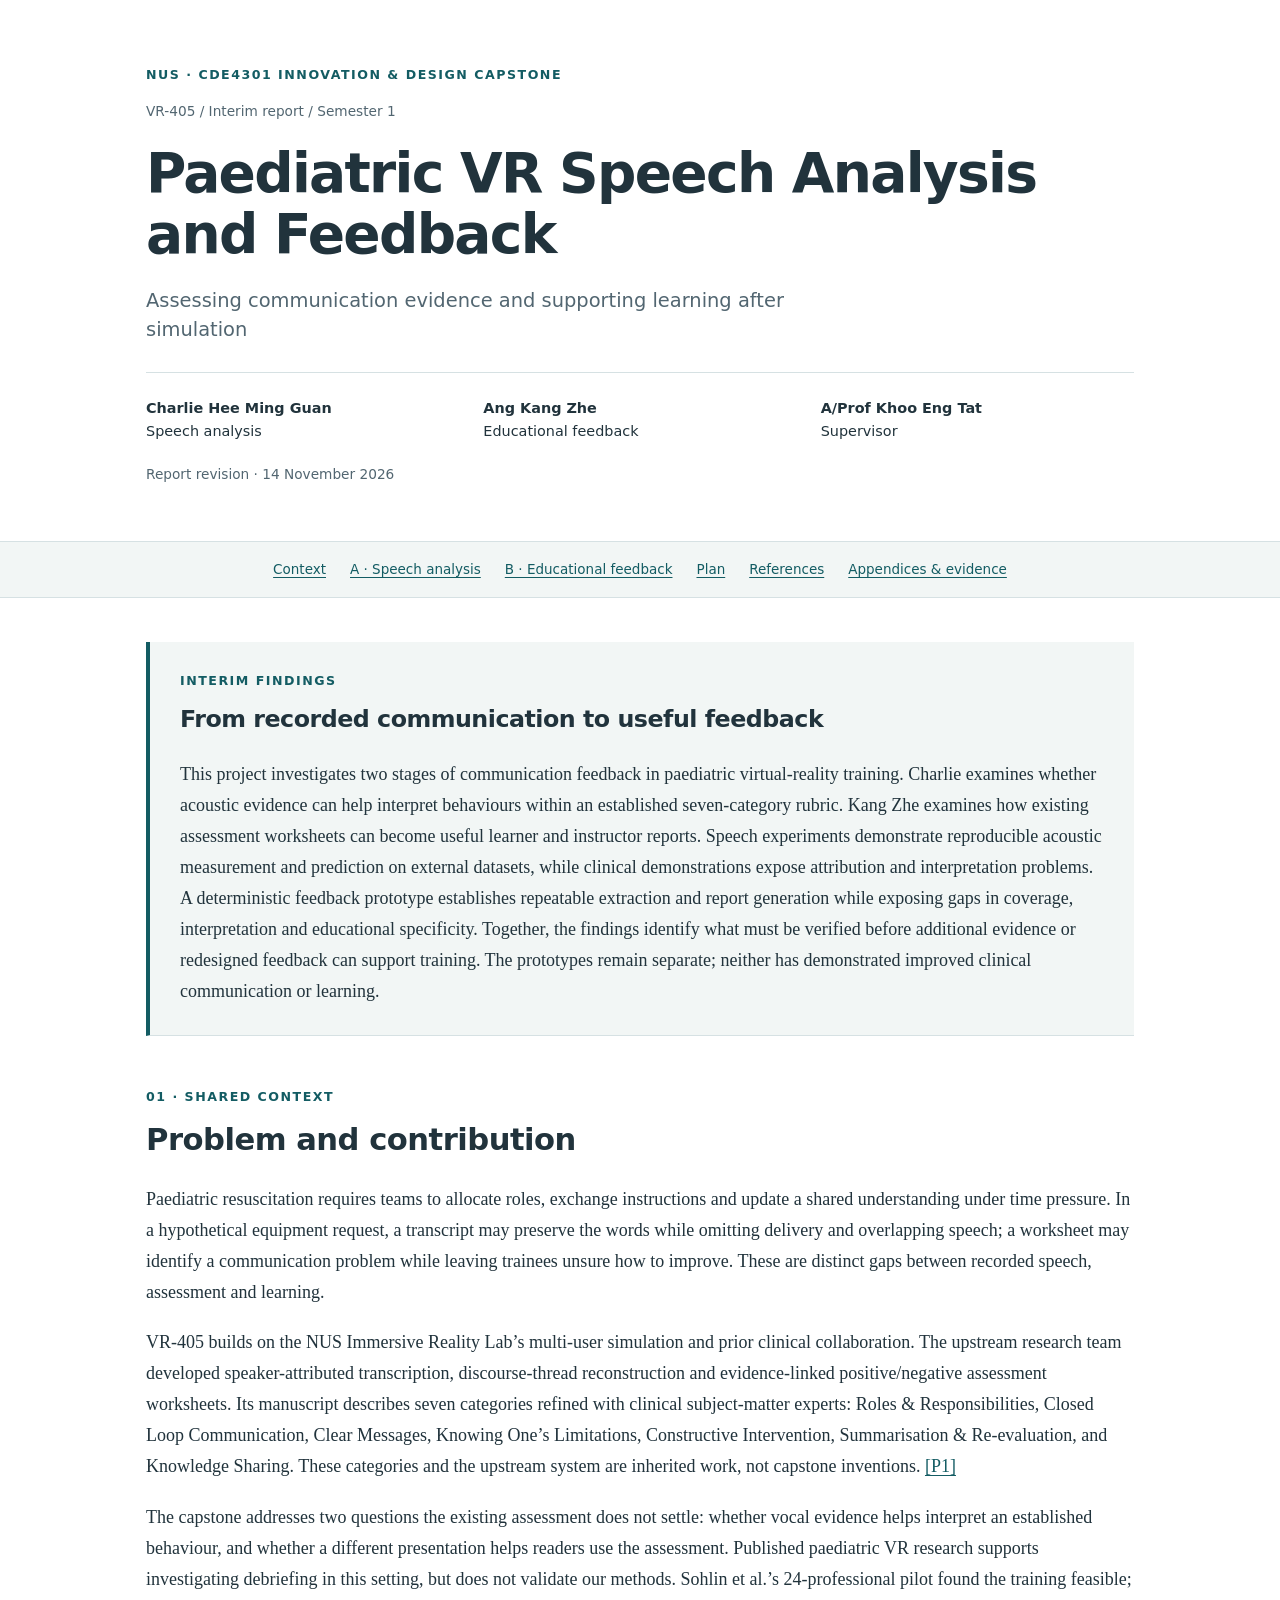
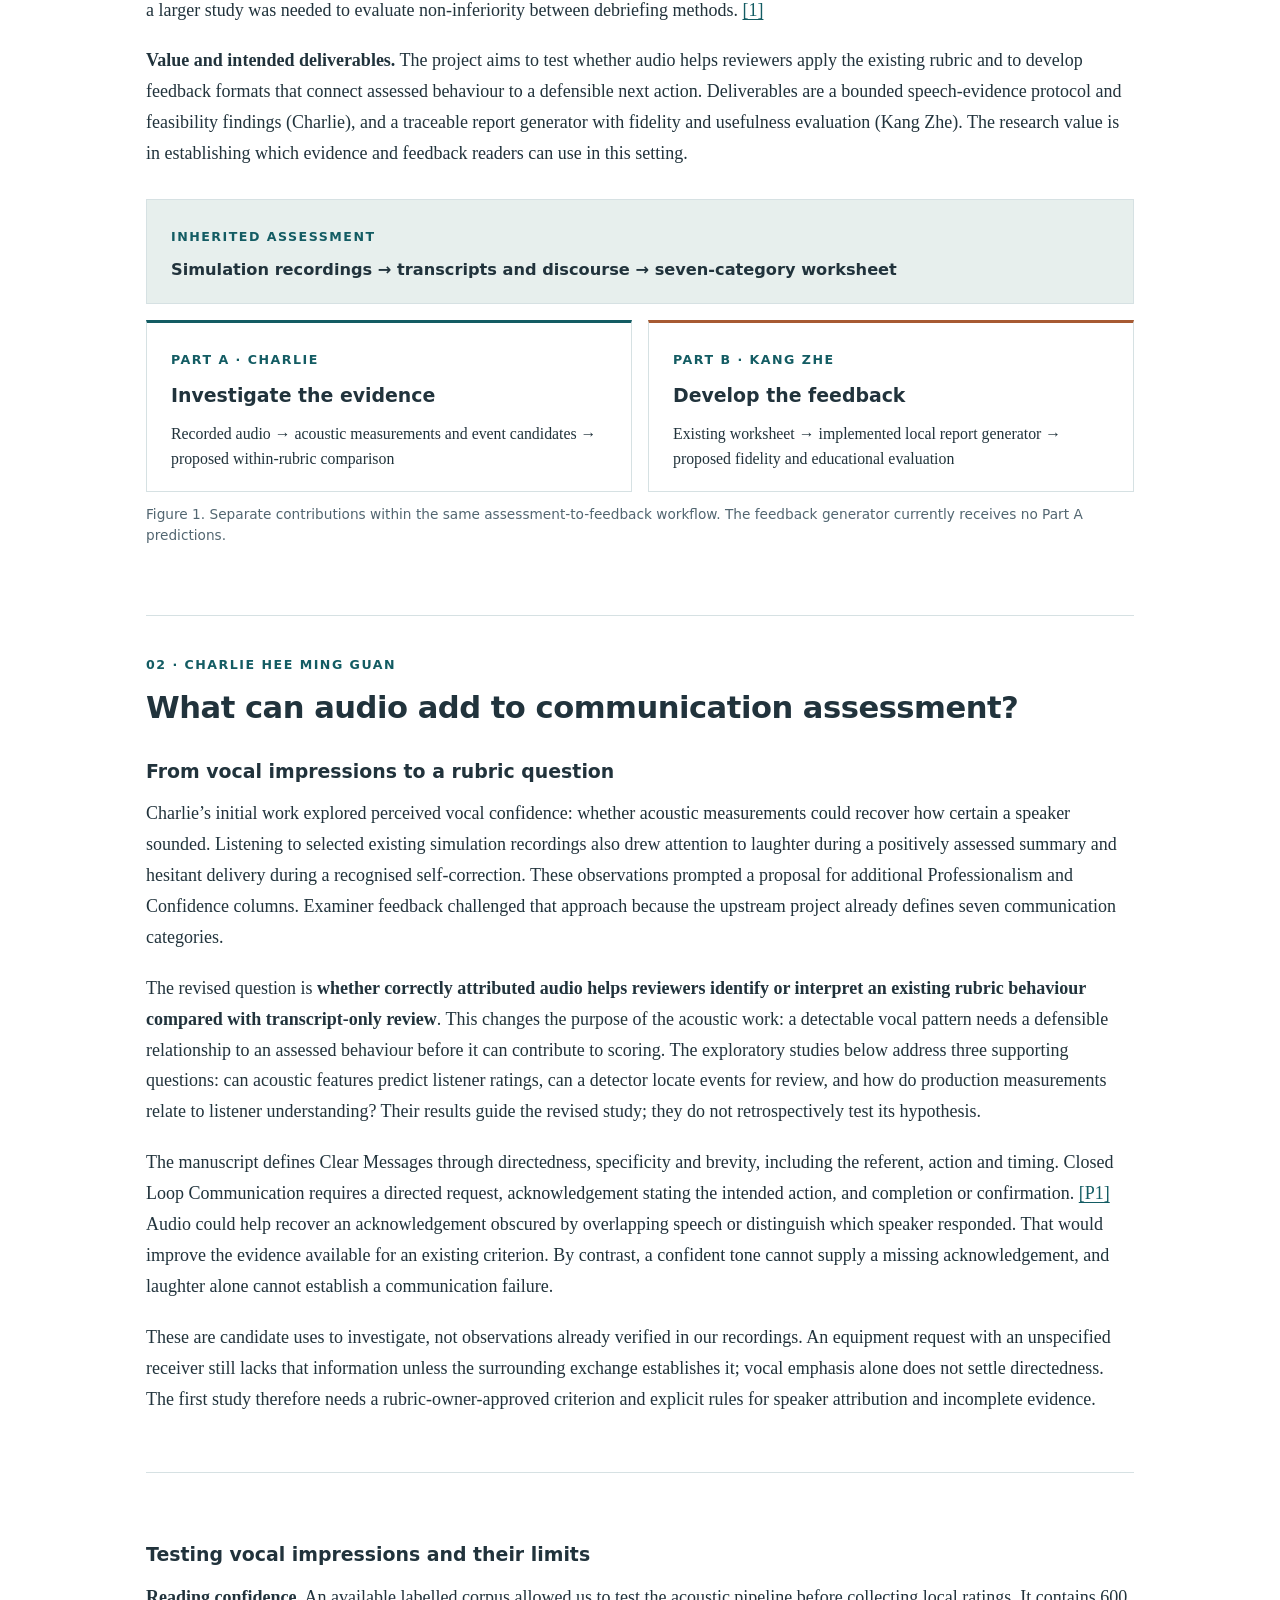
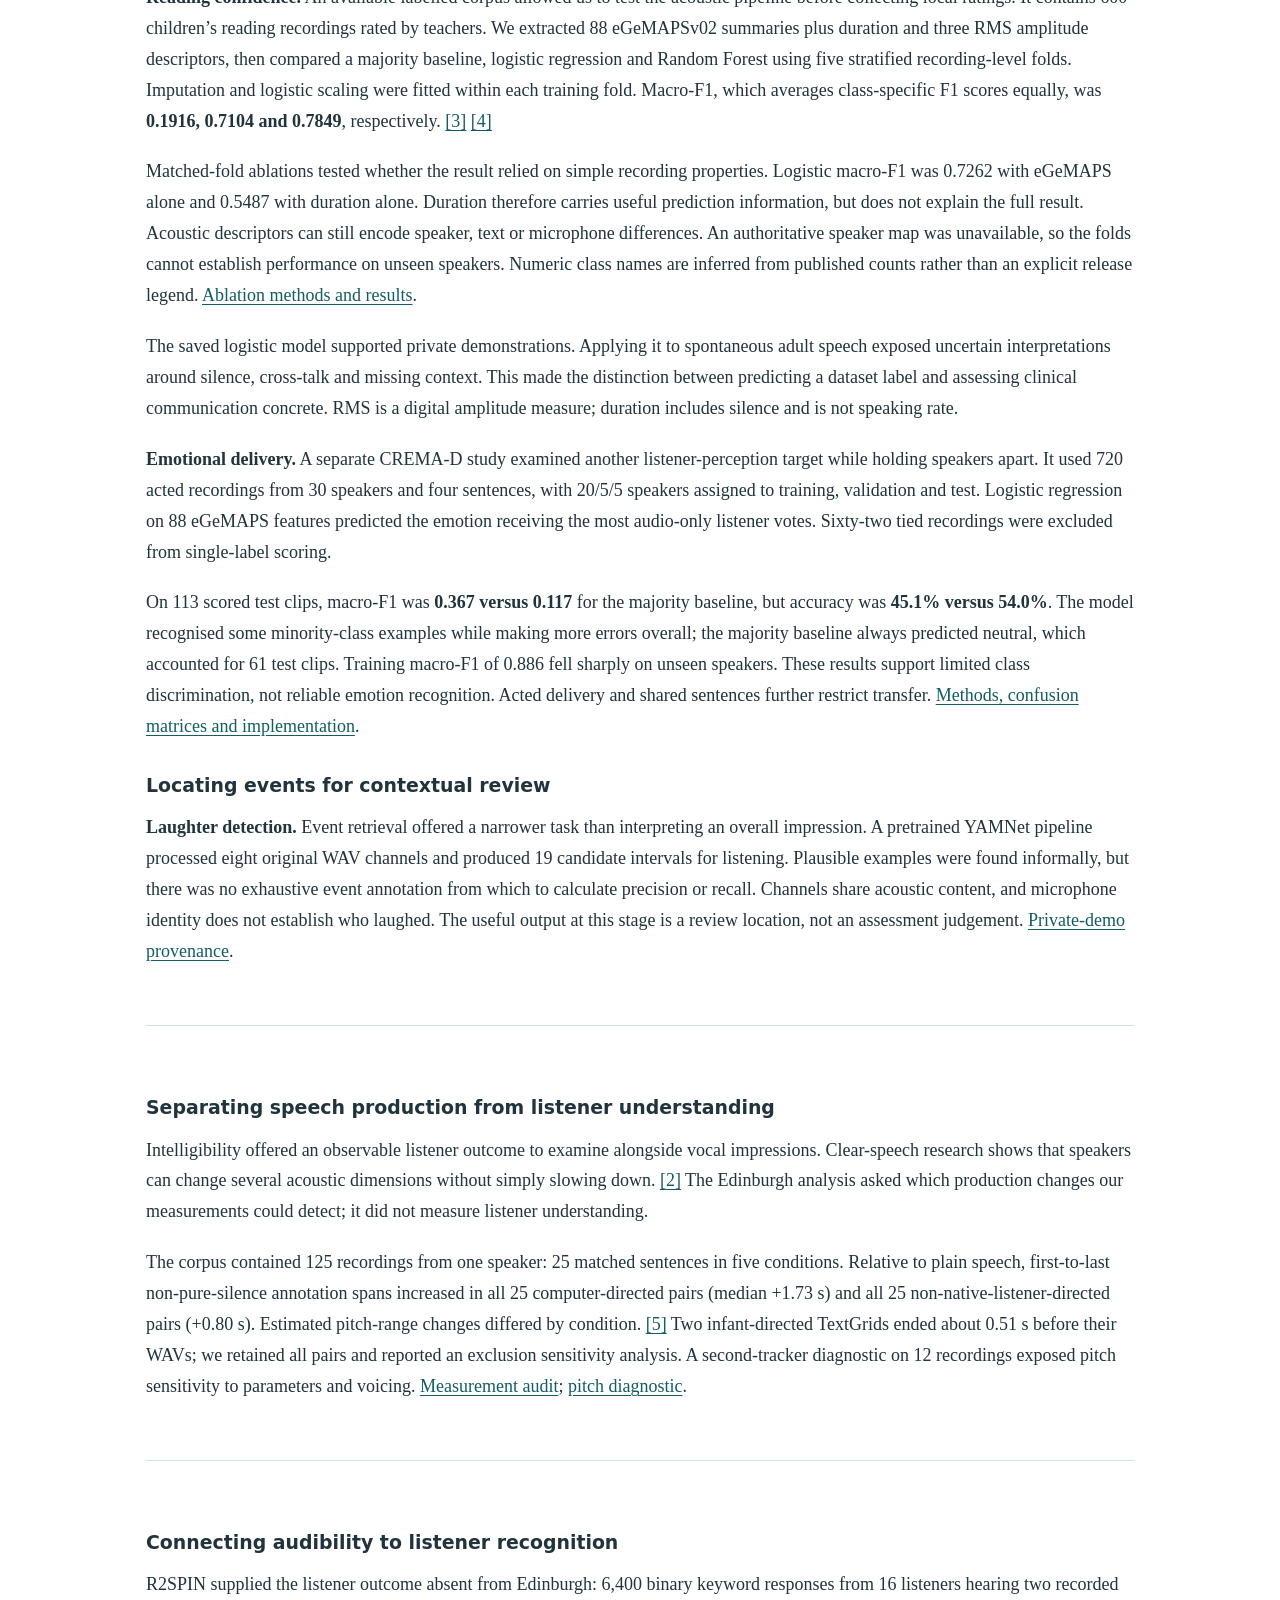
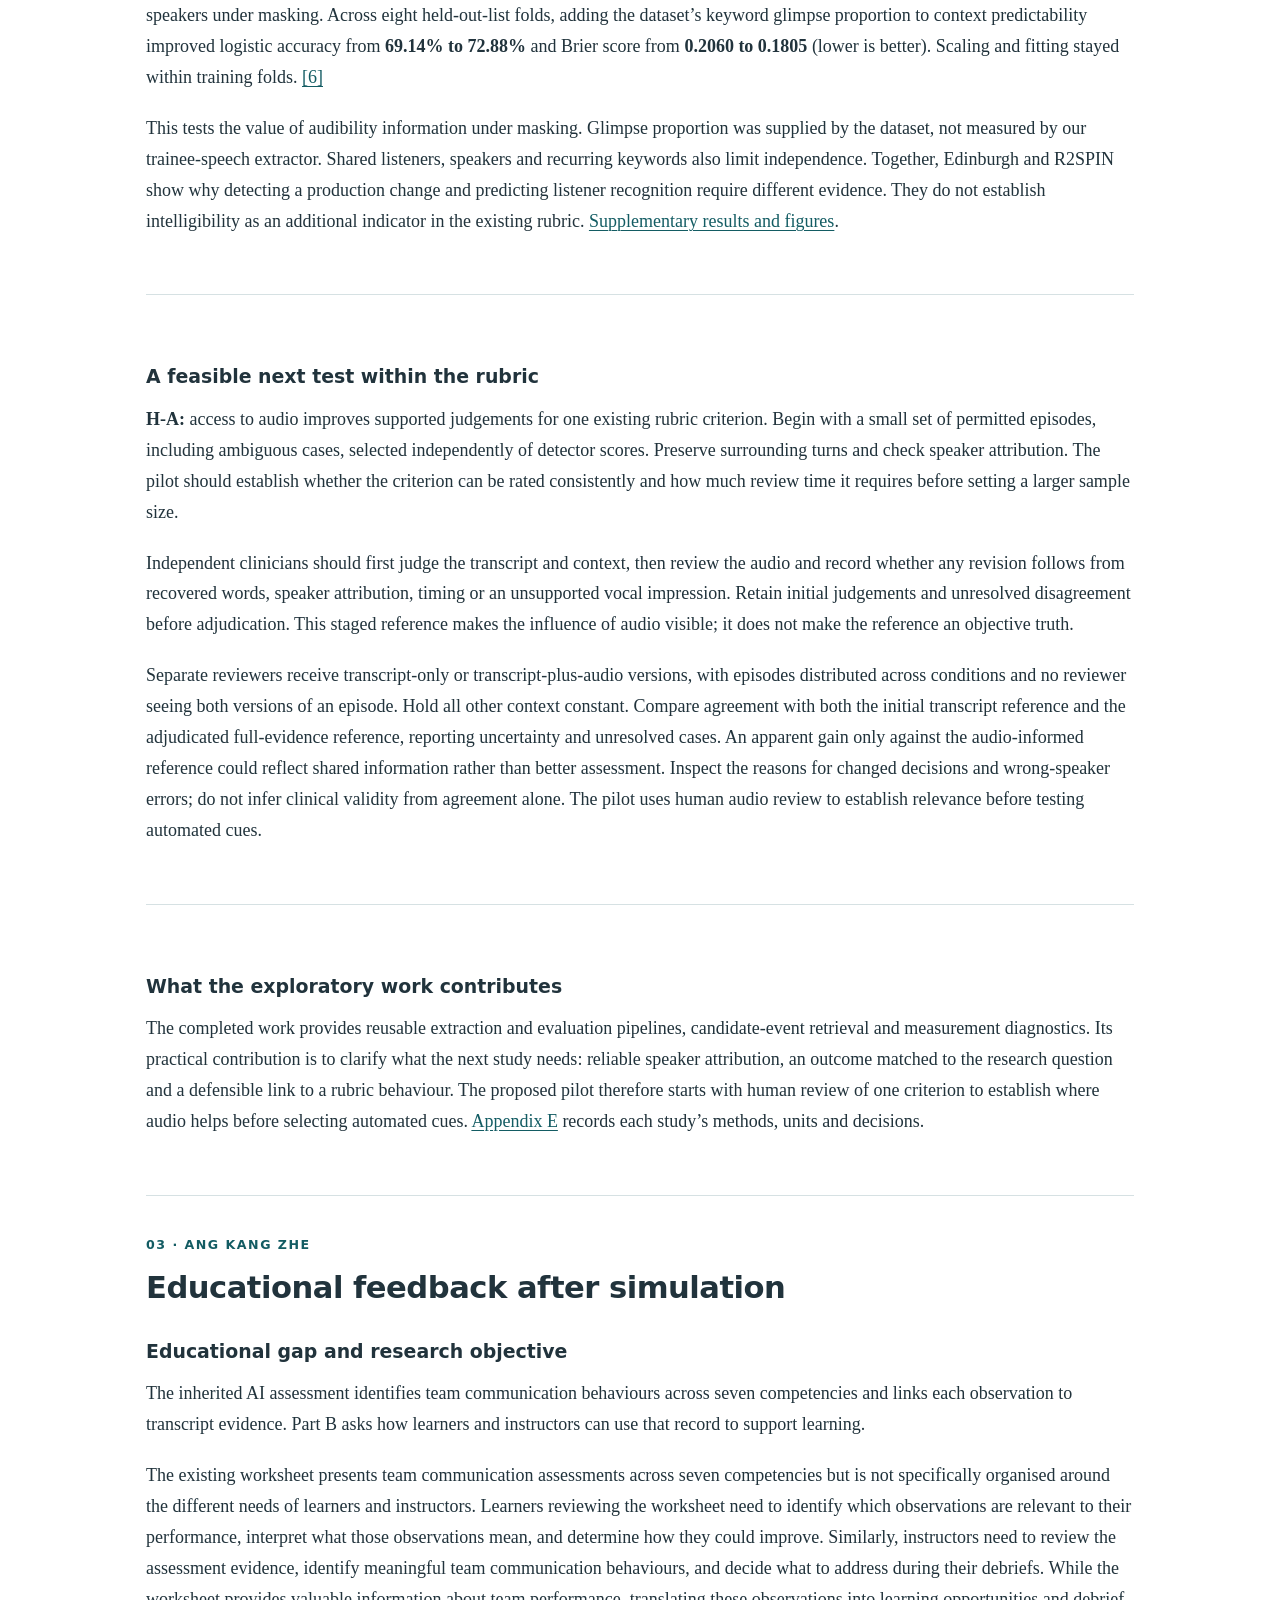
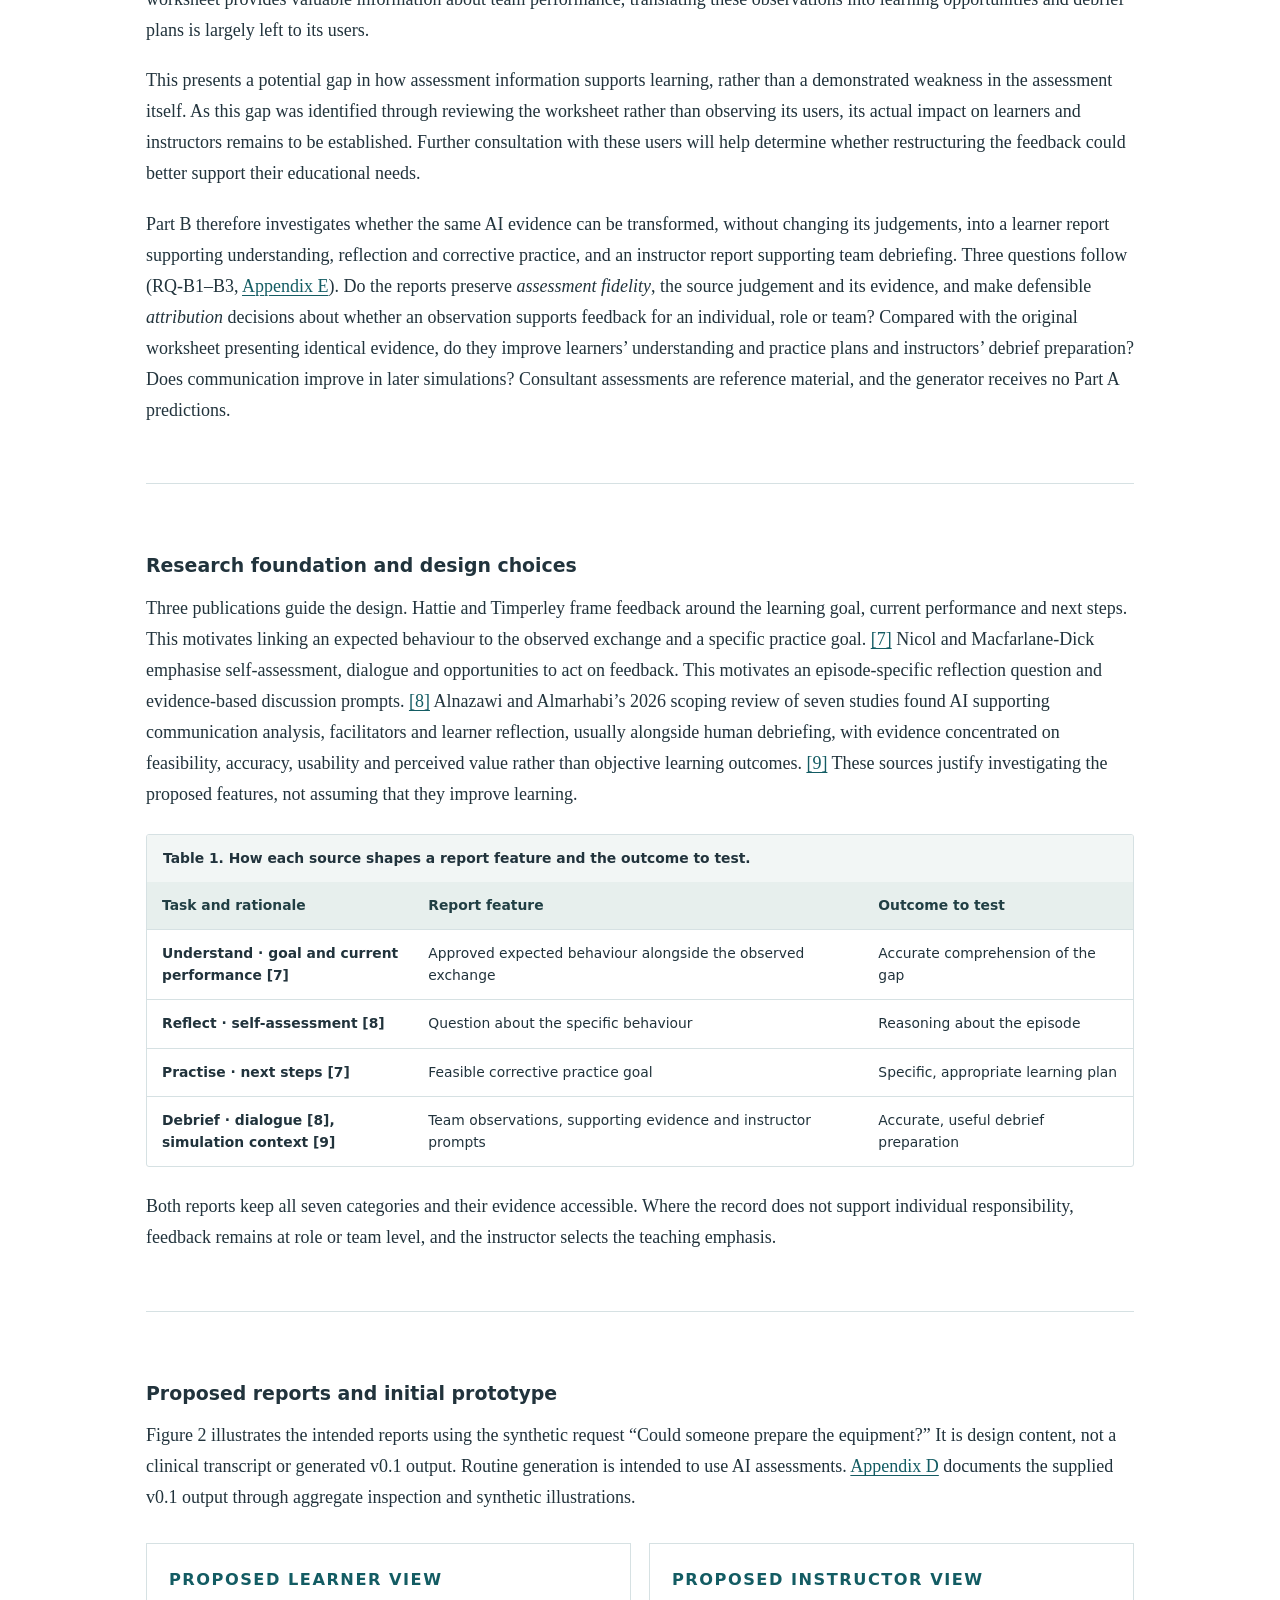
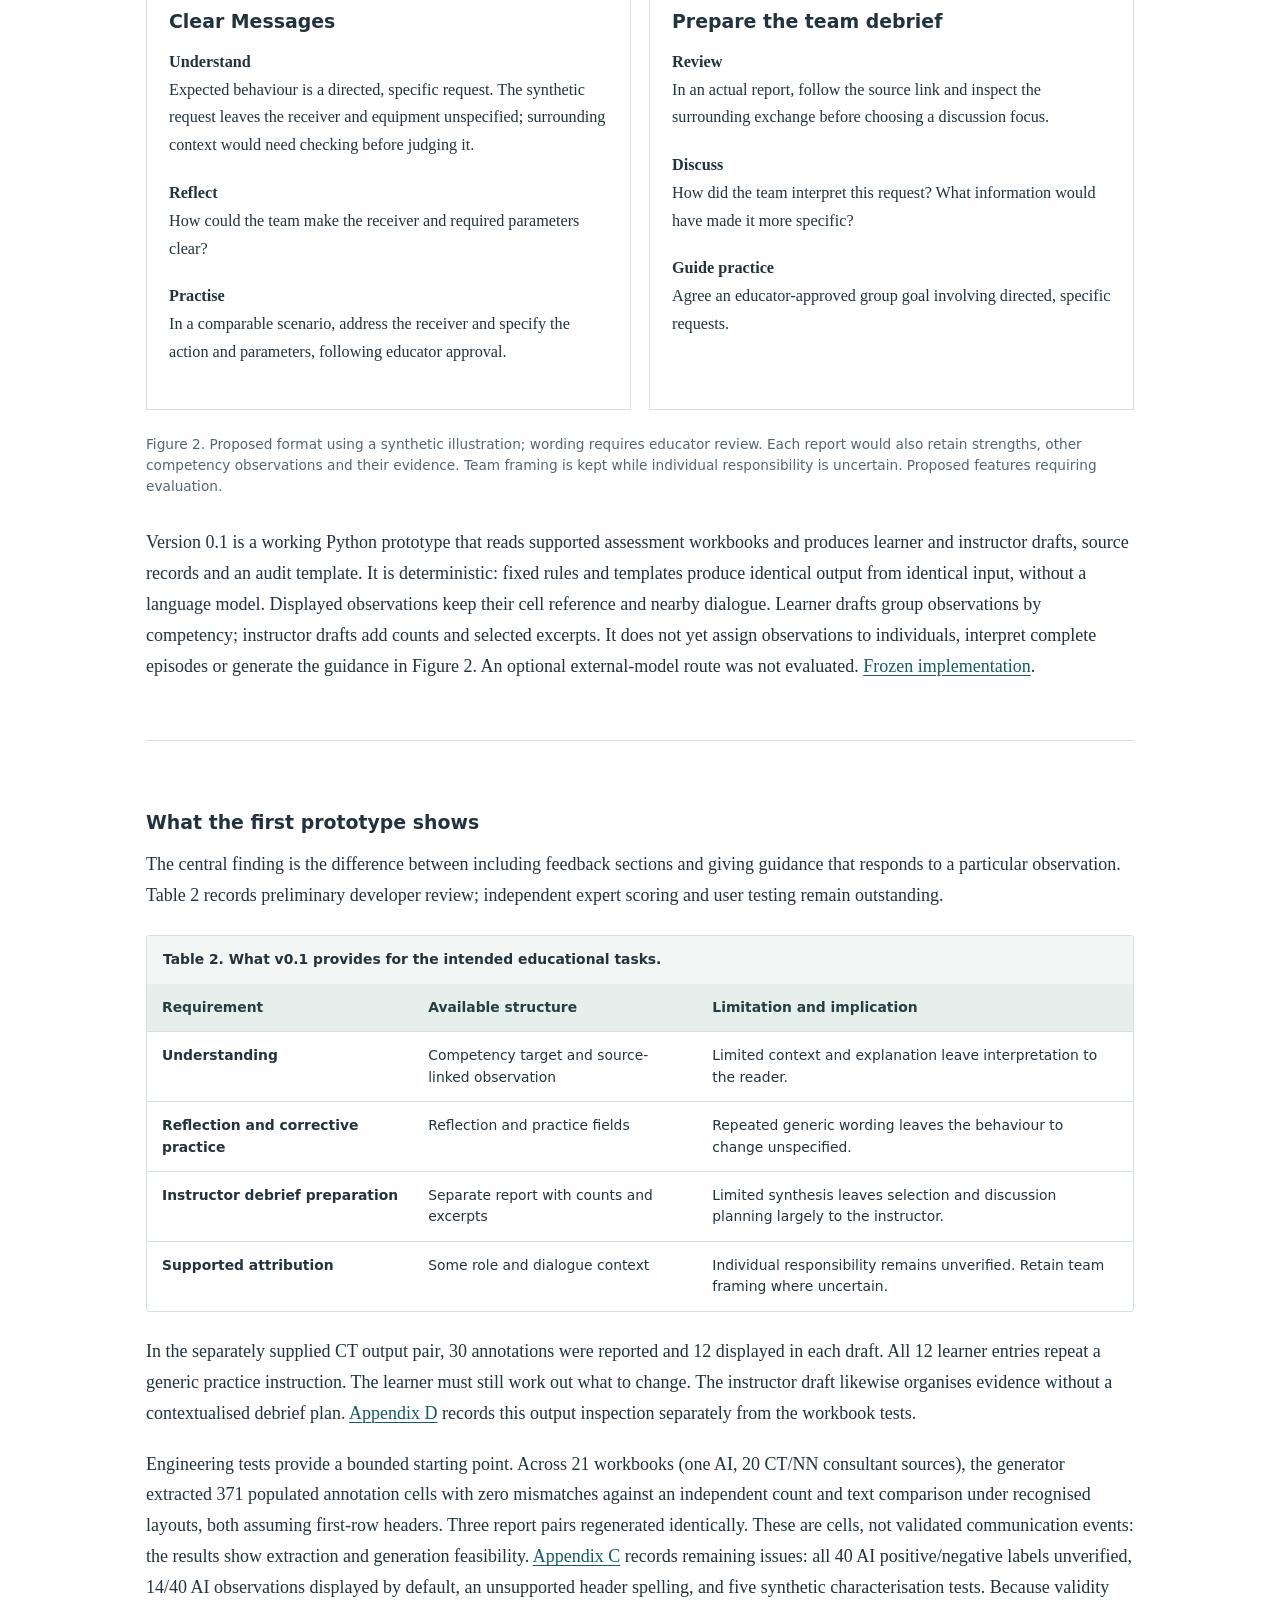
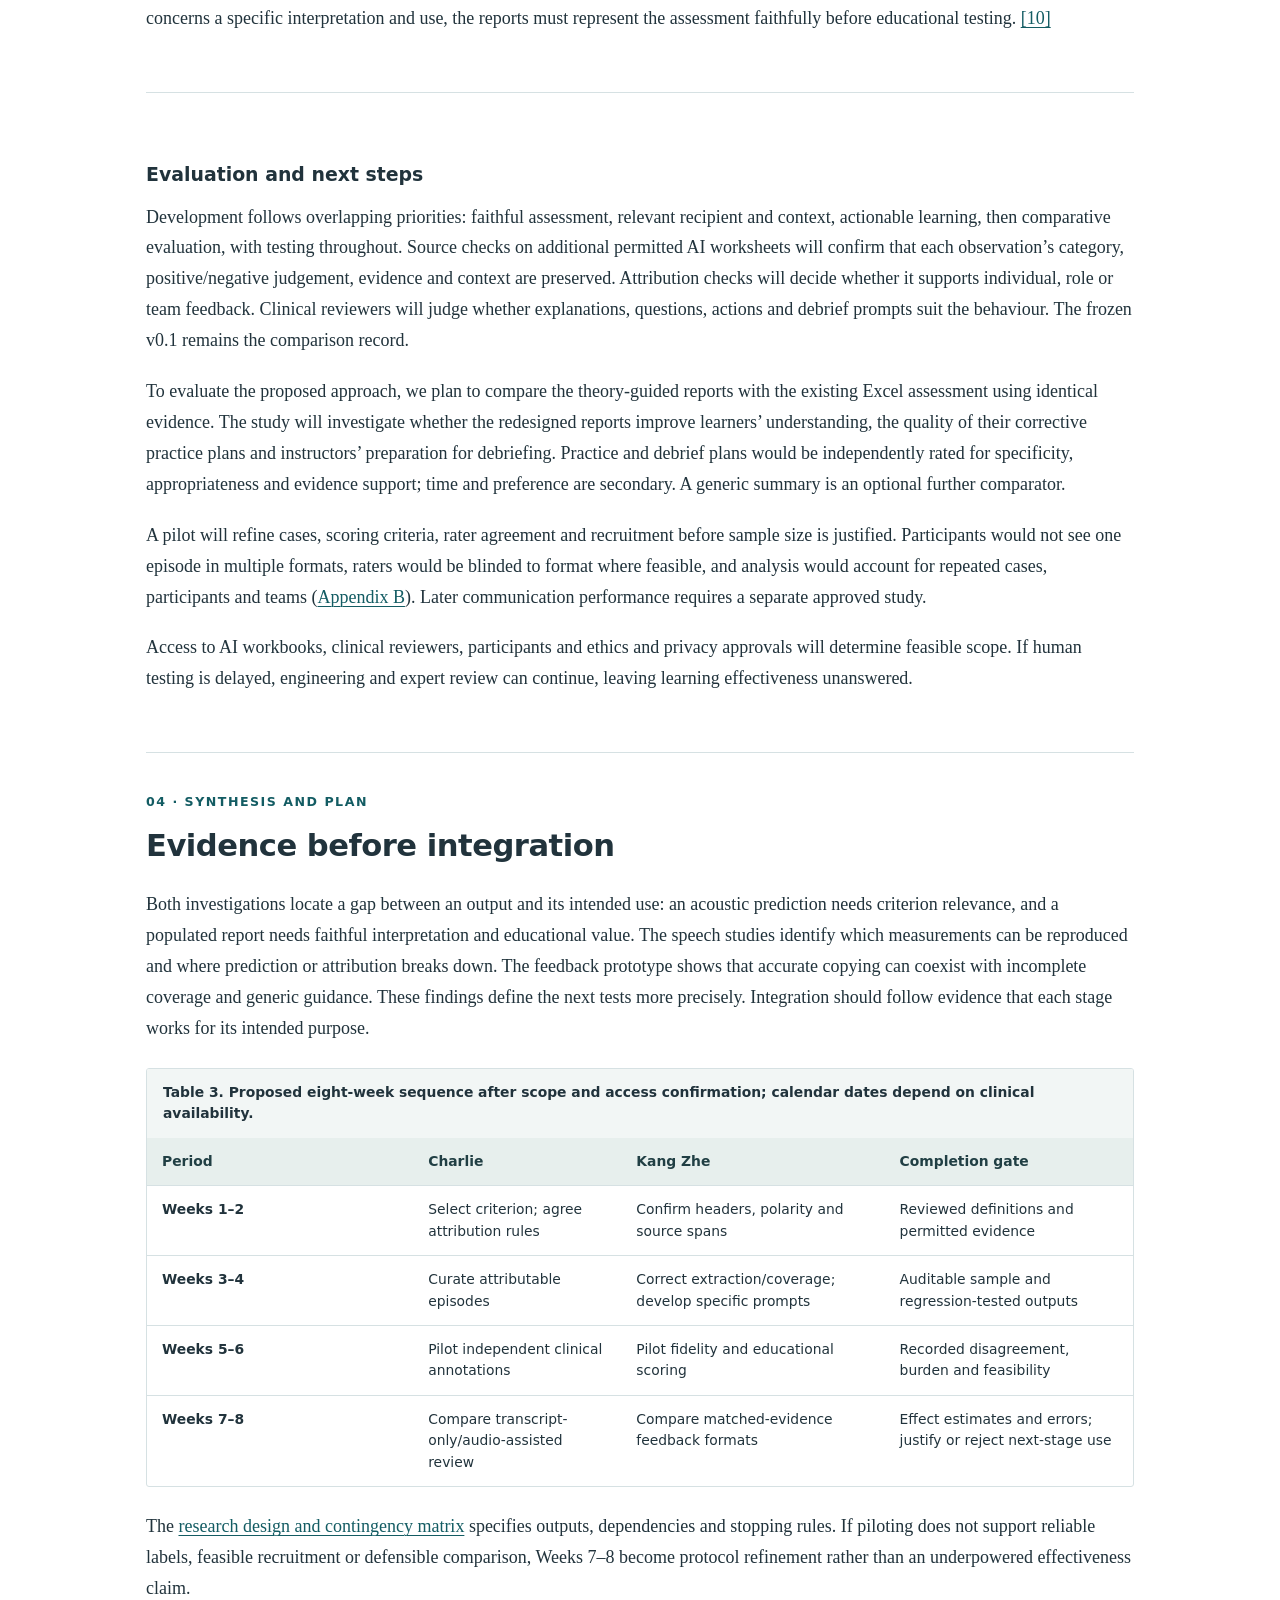
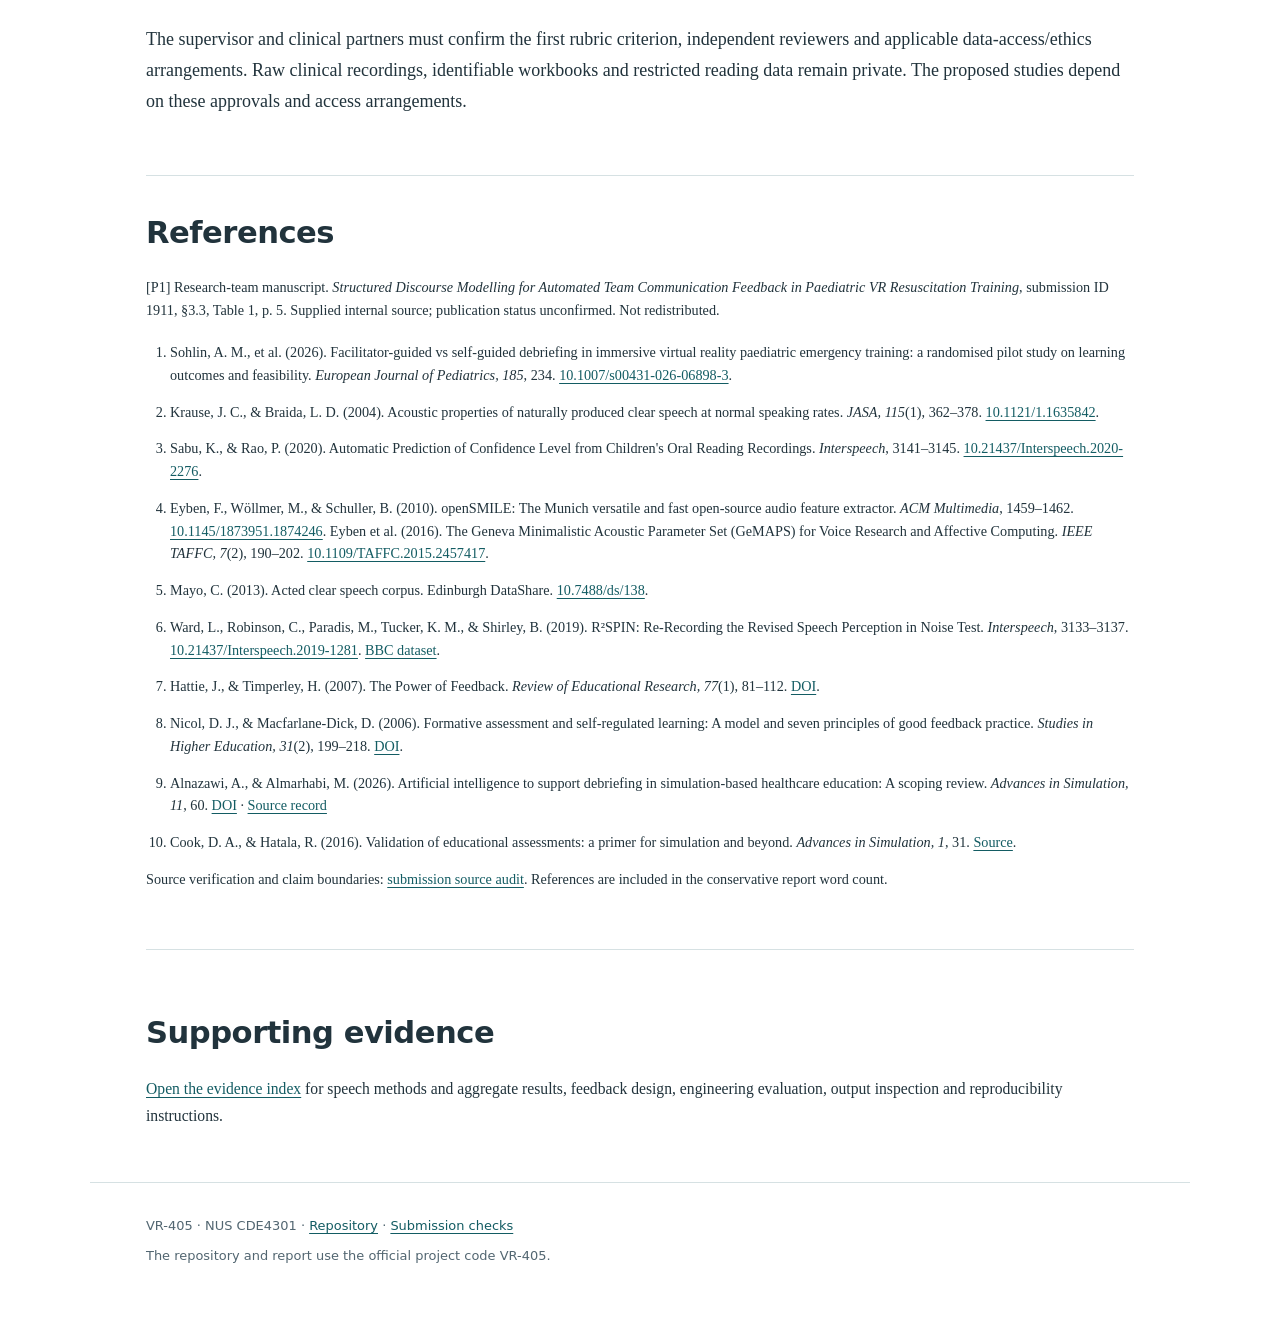
<file: index.html>
<!doctype html>
<html lang="en"><head><meta charset="utf-8"><meta name="viewport" content="width=device-width,initial-scale=1"><meta name="description" content="VR-405 interim report: acoustic evidence within a seven-category communication rubric and educational feedback for paediatric VR training."><title>VR-405 · Paediatric VR Speech Analysis and Feedback</title><link rel="stylesheet" href="index.css"></head><body class="report"><a class="skip-link" href="#main-report">Skip to report</a>
<header class="masthead"><p class="eyebrow">NUS · CDE4301 Innovation &amp; Design Capstone</p><p class="report-code">VR-405 / Interim report / Semester 1</p><h1>Paediatric VR Speech Analysis and Feedback</h1><p class="deck">Assessing communication evidence and supporting learning after simulation</p><div class="authors"><p><strong>Charlie Hee Ming Guan</strong><br>Speech analysis</p><p><strong>Ang Kang Zhe</strong><br>Educational feedback</p><p><strong>A/Prof Khoo Eng Tat</strong><br>Supervisor</p></div><p class="status">Report revision · 14 November 2026</p></header>
<nav aria-label="Report navigation"><a href="#introduction">Context</a><a href="#part-a">A · Speech analysis</a><a href="#part-b">B · Educational feedback</a><a href="#conclusion">Plan</a><a href="#references">References</a><a href="docs/evidence.html">Appendices &amp; evidence</a></nav>
<main id="main-report">
<section id="summary" data-part="shared" class="summary"><p class="eyebrow">Interim findings</p><h2>From recorded communication to useful feedback</h2>
<p>This project investigates two stages of communication feedback in paediatric virtual-reality training. Charlie examines whether acoustic evidence can help interpret behaviours within an established seven-category rubric. Kang Zhe examines how existing assessment worksheets can become useful learner and instructor reports. Speech experiments demonstrate reproducible acoustic measurement and prediction on external datasets, while clinical demonstrations expose attribution and interpretation problems. A deterministic feedback prototype establishes repeatable extraction and report generation while exposing gaps in coverage, interpretation and educational specificity. Together, the findings identify what must be verified before additional evidence or redesigned feedback can support training. The prototypes remain separate; neither has demonstrated improved clinical communication or learning.</p></section>
<section id="introduction" data-part="shared"><p class="eyebrow">01 · Shared context</p><h2>Problem and contribution</h2>
<p>Paediatric resuscitation requires teams to allocate roles, exchange instructions and update a shared understanding under time pressure. In a hypothetical equipment request, a transcript may preserve the words while omitting delivery and overlapping speech; a worksheet may identify a communication problem while leaving trainees unsure how to improve. These are distinct gaps between recorded speech, assessment and learning.</p>
<p>VR-405 builds on the NUS Immersive Reality Lab’s multi-user simulation and prior clinical collaboration. The upstream research team developed speaker-attributed transcription, discourse-thread reconstruction and evidence-linked positive/negative assessment worksheets. Its manuscript describes seven categories refined with clinical subject-matter experts: Roles &amp; Responsibilities, Closed Loop Communication, Clear Messages, Knowing One’s Limitations, Constructive Intervention, Summarisation &amp; Re-evaluation, and Knowledge Sharing. These categories and the upstream system are inherited work, not capstone inventions. <a href="#ref-project">[P1]</a></p>
<p>The capstone addresses two questions the existing assessment does not settle: whether vocal evidence helps interpret an established behaviour, and whether a different presentation helps readers use the assessment. Published paediatric VR research supports investigating debriefing in this setting, but does not validate our methods. Sohlin et al.’s 24-professional pilot found the training feasible; a larger study was needed to evaluate non-inferiority between debriefing methods. <a href="#ref-vr">[1]</a></p>
<p><strong>Value and intended deliverables.</strong> The project aims to test whether audio helps reviewers apply the existing rubric and to develop feedback formats that connect assessed behaviour to a defensible next action. Deliverables are a bounded speech-evidence protocol and feasibility findings (Charlie), and a traceable report generator with fidelity and usefulness evaluation (Kang Zhe). The research value is in establishing which evidence and feedback readers can use in this setting.</p>
<figure class="workflow" aria-labelledby="workflow-caption">
<div class="flow-source"><span class="flow-label">Inherited assessment</span><strong>Simulation recordings → transcripts and discourse → seven-category worksheet</strong></div>
<div class="flow-branches"><div><span class="flow-label">Part A · Charlie</span><h3>Investigate the evidence</h3><p>Recorded audio → acoustic measurements and event candidates → proposed within-rubric comparison</p></div><div><span class="flow-label">Part B · Kang Zhe</span><h3>Develop the feedback</h3><p>Existing worksheet → implemented local report generator → proposed fidelity and educational evaluation</p></div></div>
<figcaption id="workflow-caption">Figure 1. Separate contributions within the same assessment-to-feedback workflow. The feedback generator currently receives no Part A predictions. </figcaption></figure>
</section>
<div id="charlie-contribution">
<section id="part-a" data-part="charlie"><p class="eyebrow">02 · Charlie Hee Ming Guan</p><h2>What can audio add to communication assessment?</h2>
<h3>From vocal impressions to a rubric question</h3>
<p>Charlie’s initial work explored perceived vocal confidence: whether acoustic measurements could recover how certain a speaker sounded. Listening to selected existing simulation recordings also drew attention to laughter during a positively assessed summary and hesitant delivery during a recognised self-correction. These observations prompted a proposal for additional Professionalism and Confidence columns. Examiner feedback challenged that approach because the upstream project already defines seven communication categories.</p>
<p>The revised question is <strong>whether correctly attributed audio helps reviewers identify or interpret an existing rubric behaviour compared with transcript-only review</strong>. This changes the purpose of the acoustic work: a detectable vocal pattern needs a defensible relationship to an assessed behaviour before it can contribute to scoring. The exploratory studies below address three supporting questions: can acoustic features predict listener ratings, can a detector locate events for review, and how do production measurements relate to listener understanding? Their results guide the revised study; they do not retrospectively test its hypothesis.</p>
<p>The manuscript defines Clear Messages through directedness, specificity and brevity, including the referent, action and timing. Closed Loop Communication requires a directed request, acknowledgement stating the intended action, and completion or confirmation. <a href="#ref-project">[P1]</a> Audio could help recover an acknowledgement obscured by overlapping speech or distinguish which speaker responded. That would improve the evidence available for an existing criterion. By contrast, a confident tone cannot supply a missing acknowledgement, and laughter alone cannot establish a communication failure.</p>
<p>These are candidate uses to investigate, not observations already verified in our recordings. An equipment request with an unspecified receiver still lacks that information unless the surrounding exchange establishes it; vocal emphasis alone does not settle directedness. The first study therefore needs a rubric-owner-approved criterion and explicit rules for speaker attribution and incomplete evidence.</p></section>
<section id="methods" data-part="charlie"><h3>Testing vocal impressions and their limits</h3>
<p><strong>Reading confidence.</strong> An available labelled corpus allowed us to test the acoustic pipeline before collecting local ratings. It contains 600 children’s reading recordings rated by teachers. We extracted 88 eGeMAPSv02 summaries plus duration and three RMS amplitude descriptors, then compared a majority baseline, logistic regression and Random Forest using five stratified recording-level folds. Imputation and logistic scaling were fitted within each training fold. Macro-F1, which averages class-specific F1 scores equally, was <strong>0.1916, 0.7104 and 0.7849</strong>, respectively. <a href="#ref-sabu">[3]</a> <a href="#ref-features">[4]</a></p>
<p>Matched-fold ablations tested whether the result relied on simple recording properties. Logistic macro-F1 was 0.7262 with eGeMAPS alone and 0.5487 with duration alone. Duration therefore carries useful prediction information, but does not explain the full result. Acoustic descriptors can still encode speaker, text or microphone differences. An authoritative speaker map was unavailable, so the folds cannot establish performance on unseen speakers. Numeric class names are inferred from published counts rather than an explicit release legend. <a href="docs/reading_confidence_ablation.md">Ablation methods and results</a>.</p>
<p>The saved logistic model supported private demonstrations. Applying it to spontaneous adult speech exposed uncertain interpretations around silence, cross-talk and missing context. This made the distinction between predicting a dataset label and assessing clinical communication concrete. RMS is a digital amplitude measure; duration includes silence and is not speaking rate.</p>
<p><strong>Emotional delivery.</strong> A separate CREMA-D study examined another listener-perception target while holding speakers apart. It used 720 acted recordings from 30 speakers and four sentences, with 20/5/5 speakers assigned to training, validation and test. Logistic regression on 88 eGeMAPS features predicted the emotion receiving the most audio-only listener votes. Sixty-two tied recordings were excluded from single-label scoring.</p>
<p>On 113 scored test clips, macro-F1 was <strong>0.367 versus 0.117</strong> for the majority baseline, but accuracy was <strong>45.1% versus 54.0%</strong>. The model recognised some minority-class examples while making more errors overall; the majority baseline always predicted neutral, which accounted for 61 test clips. Training macro-F1 of 0.886 fell sharply on unseen speakers. These results support limited class discrimination, not reliable emotion recognition. Acted delivery and shared sentences further restrict transfer. <a href="docs/speech-evidence.html#emotion">Methods, confusion matrices and implementation</a>.</p>
<h3>Locating events for contextual review</h3>
<p><strong>Laughter detection.</strong> Event retrieval offered a narrower task than interpreting an overall impression. A pretrained YAMNet pipeline processed eight original WAV channels and produced 19 candidate intervals for listening. Plausible examples were found informally, but there was no exhaustive event annotation from which to calculate precision or recall. Channels share acoustic content, and microphone identity does not establish who laughed. The useful output at this stage is a review location, not an assessment judgement. <a href="docs/speech-evidence.html#laughter">Private-demo provenance</a>.</p></section>
<section id="edinburgh" data-part="charlie"><h3>Separating speech production from listener understanding</h3>
<p>Intelligibility offered an observable listener outcome to examine alongside vocal impressions. Clear-speech research shows that speakers can change several acoustic dimensions without simply slowing down. <a href="#ref-krause">[2]</a> The Edinburgh analysis asked which production changes our measurements could detect; it did not measure listener understanding.</p>
<p>The corpus contained 125 recordings from one speaker: 25 matched sentences in five conditions. Relative to plain speech, first-to-last non-pure-silence annotation spans increased in all 25 computer-directed pairs (median +1.73 s) and all 25 non-native-listener-directed pairs (+0.80 s). Estimated pitch-range changes differed by condition. <a href="#ref-mayo">[5]</a> Two infant-directed TextGrids ended about 0.51 s before their WAVs; we retained all pairs and reported an exclusion sensitivity analysis. A second-tracker diagnostic on 12 recordings exposed pitch sensitivity to parameters and voicing. <a href="docs/results/measurement-audit.md">Measurement audit</a>; <a href="docs/results/pitch-quality-review.md">pitch diagnostic</a>.</p></section>
<section id="benchmark" data-part="charlie"><h3>Connecting audibility to listener recognition</h3><p>R2SPIN supplied the listener outcome absent from Edinburgh: 6,400 binary keyword responses from 16 listeners hearing two recorded speakers under masking. Across eight held-out-list folds, adding the dataset’s keyword glimpse proportion to context predictability improved logistic accuracy from <strong>69.14% to 72.88%</strong> and Brier score from <strong>0.2060 to 0.1805</strong> (lower is better). Scaling and fitting stayed within training folds. <a href="#ref-ward">[6]</a></p><p>This tests the value of audibility information under masking. Glimpse proportion was supplied by the dataset, not measured by our trainee-speech extractor. Shared listeners, speakers and recurring keywords also limit independence. Together, Edinburgh and R2SPIN show why detecting a production change and predicting listener recognition require different evidence. They do not establish intelligibility as an additional indicator in the existing rubric. <a href="docs/speech-evidence.html#intelligibility">Supplementary results and figures</a>.</p></section>
<section id="questions" data-part="charlie"><h3>A feasible next test within the rubric</h3>
<p><strong>H-A:</strong> access to audio improves supported judgements for one existing rubric criterion. Begin with a small set of permitted episodes, including ambiguous cases, selected independently of detector scores. Preserve surrounding turns and check speaker attribution. The pilot should establish whether the criterion can be rated consistently and how much review time it requires before setting a larger sample size.</p>
<p>Independent clinicians should first judge the transcript and context, then review the audio and record whether any revision follows from recovered words, speaker attribution, timing or an unsupported vocal impression. Retain initial judgements and unresolved disagreement before adjudication. This staged reference makes the influence of audio visible; it does not make the reference an objective truth.</p>
<p>Separate reviewers receive transcript-only or transcript-plus-audio versions, with episodes distributed across conditions and no reviewer seeing both versions of an episode. Hold all other context constant. Compare agreement with both the initial transcript reference and the adjudicated full-evidence reference, reporting uncertainty and unresolved cases. An apparent gain only against the audio-informed reference could reflect shared information rather than better assessment. Inspect the reasons for changed decisions and wrong-speaker errors; do not infer clinical validity from agreement alone. The pilot uses human audio review to establish relevance before testing automated cues.</p></section>
<section id="limitations" data-part="charlie"><h3>What the exploratory work contributes</h3><p>The completed work provides reusable extraction and evaluation pipelines, candidate-event retrieval and measurement diagnostics. Its practical contribution is to clarify what the next study needs: reliable speaker attribution, an outcome matched to the research question and a defensible link to a rubric behaviour. The proposed pilot therefore starts with human review of one criterion to establish where audio helps before selecting automated cues. <a href="docs/project-design.html#completed">Appendix E</a> records each study’s methods, units and decisions.</p></section>
</div>
<div id="kang-zhe-contribution">
<section id="part-b" data-part="kang_zhe"><p class="eyebrow">03 · Ang Kang Zhe</p><h2>Educational feedback after simulation</h2>
<h3>Educational gap and research objective</h3>
<p>The inherited AI assessment identifies team communication behaviours across seven competencies and links each observation to transcript evidence. Part B asks how learners and instructors can use that record to support learning.</p>
<p>The existing worksheet presents team communication assessments across seven competencies but is not specifically organised around the different needs of learners and instructors. Learners reviewing the worksheet need to identify which observations are relevant to their performance, interpret what those observations mean, and determine how they could improve. Similarly, instructors need to review the assessment evidence, identify meaningful team communication behaviours, and decide what to address during their debriefs. While the worksheet provides valuable information about team performance, translating these observations into learning opportunities and debrief plans is largely left to its users.</p>
<p>This presents a potential gap in how assessment information supports learning, rather than a demonstrated weakness in the assessment itself. As this gap was identified through reviewing the worksheet rather than observing its users, its actual impact on learners and instructors remains to be established. Further consultation with these users will help determine whether restructuring the feedback could better support their educational needs.</p>
<p>Part B therefore investigates whether the same AI evidence can be transformed, without changing its judgements, into a learner report supporting understanding, reflection and corrective practice, and an instructor report supporting team debriefing. Three questions follow (RQ-B1–B3, <a href="docs/project-design.html#planned">Appendix E</a>). Do the reports preserve <em>assessment fidelity</em>, the source judgement and its evidence, and make defensible <em>attribution</em> decisions about whether an observation supports feedback for an individual, role or team? Compared with the original worksheet presenting identical evidence, do they improve learners’ understanding and practice plans and instructors’ debrief preparation? Does communication improve in later simulations? Consultant assessments are reference material, and the generator receives no Part A predictions.</p>
</section>
<section id="feedback-theory" data-part="kang_zhe"><h3>Research foundation and design choices</h3>
<p>Three publications guide the design. Hattie and Timperley frame feedback around the learning goal, current performance and next steps. This motivates linking an expected behaviour to the observed exchange and a specific practice goal. <a id="cite-feedback-hattie" href="#ref-hattie">[7]</a> Nicol and Macfarlane-Dick emphasise self-assessment, dialogue and opportunities to act on feedback. This motivates an episode-specific reflection question and evidence-based discussion prompts. <a id="cite-feedback-nicol" href="#ref-nicol">[8]</a> Alnazawi and Almarhabi’s 2026 scoping review of seven studies found AI supporting communication analysis, facilitators and learner reflection, usually alongside human debriefing, with evidence concentrated on feasibility, accuracy, usability and perceived value rather than objective learning outcomes. <a href="#ref-alnazawi">[9]</a> These sources justify investigating the proposed features, not assuming that they improve learning.</p>
<div class="table-scroll" role="region" tabindex="0" aria-label="Educational rationale and report features"><table><caption>Table 1. How each source shapes a report feature and the outcome to test.</caption><thead><tr><th scope="col">Task and rationale</th><th scope="col">Report feature</th><th scope="col">Outcome to test</th></tr></thead><tbody>
<tr><th scope="row">Understand · goal and current performance [7]</th><td>Approved expected behaviour alongside the observed exchange</td><td>Accurate comprehension of the gap</td></tr>
<tr><th scope="row">Reflect · self-assessment [8]</th><td>Question about the specific behaviour</td><td>Reasoning about the episode</td></tr>
<tr><th scope="row">Practise · next steps [7]</th><td>Feasible corrective practice goal</td><td>Specific, appropriate learning plan</td></tr>
<tr><th scope="row">Debrief · dialogue [8], simulation context [9]</th><td>Team observations, supporting evidence and instructor prompts</td><td>Accurate, useful debrief preparation</td></tr>
</tbody></table></div>
<p>Both reports keep all seven categories and their evidence accessible. Where the record does not support individual responsibility, feedback remains at role or team level, and the instructor selects the teaching emphasis.</p>
</section>
<section id="feedback-method" data-part="kang_zhe"><h3>Proposed reports and initial prototype</h3>
<p>Figure 2 illustrates the intended reports using the synthetic request “Could someone prepare the equipment?” It is design content, not a clinical transcript or generated v0.1 output. Routine generation is intended to use AI assessments. <a href="docs/feedback/output-v01.html">Appendix D</a> documents the supplied v0.1 output through aggregate inspection and synthetic illustrations.</p>
<figure id="feedback-format" aria-labelledby="feedback-format-caption">
<div class="evidence-grid">
<article class="evidence-card"><p class="eyebrow">Proposed learner view</p><h3>Clear Messages</h3>
<p><strong>Understand</strong><br>Expected behaviour is a directed, specific request. The synthetic request leaves the receiver and equipment unspecified; surrounding context would need checking before judging it.</p>
<p><strong>Reflect</strong><br>How could the team make the receiver and required parameters clear?</p>
<p><strong>Practise</strong><br>In a comparable scenario, address the receiver and specify the action and parameters, following educator approval.</p></article>
<article class="evidence-card"><p class="eyebrow">Proposed instructor view</p><h3>Prepare the team debrief</h3>
<p><strong>Review</strong><br>In an actual report, follow the source link and inspect the surrounding exchange before choosing a discussion focus.</p>
<p><strong>Discuss</strong><br>How did the team interpret this request? What information would have made it more specific?</p>
<p><strong>Guide practice</strong><br>Agree an educator-approved group goal involving directed, specific requests.</p></article>
</div>
<figcaption id="feedback-format-caption">Figure 2. Proposed format using a synthetic illustration; wording requires educator review. Each report would also retain strengths, other competency observations and their evidence. Team framing is kept while individual responsibility is uncertain. Proposed features requiring evaluation.</figcaption>
</figure>
<p>Version 0.1 is a working Python prototype that reads supported assessment workbooks and produces learner and instructor drafts, source records and an audit template. It is deterministic: fixed rules and templates produce identical output from identical input, without a language model. Displayed observations keep their cell reference and nearby dialogue. Learner drafts group observations by competency; instructor drafts add counts and selected excerpts. It does not yet assign observations to individuals, interpret complete episodes or generate the guidance in Figure 2. An optional external-model route was not evaluated. <a href="prototype/feedback/v0.1/README.md">Frozen implementation</a>.</p>
</section>
<section id="feedback-evaluation" data-part="kang_zhe"><h3>What the first prototype shows</h3>
<p>The central finding is the difference between including feedback sections and giving guidance that responds to a particular observation. Table 2 records preliminary developer review; independent expert scoring and user testing remain outstanding.</p>
<div class="table-scroll" role="region" tabindex="0" aria-label="Educational requirements and preliminary feedback findings"><table><caption>Table 2. What v0.1 provides for the intended educational tasks.</caption><thead><tr><th scope="col">Requirement</th><th scope="col">Available structure</th><th scope="col">Limitation and implication</th></tr></thead><tbody>
<tr><th scope="row">Understanding</th><td>Competency target and source-linked observation</td><td>Limited context and explanation leave interpretation to the reader.</td></tr>
<tr><th scope="row">Reflection and corrective practice</th><td>Reflection and practice fields</td><td>Repeated generic wording leaves the behaviour to change unspecified.</td></tr>
<tr><th scope="row">Instructor debrief preparation</th><td>Separate report with counts and excerpts</td><td>Limited synthesis leaves selection and discussion planning largely to the instructor.</td></tr>
<tr><th scope="row">Supported attribution</th><td>Some role and dialogue context</td><td>Individual responsibility remains unverified. Retain team framing where uncertain.</td></tr>
</tbody></table></div>
<p>In the separately supplied CT output pair, 30 annotations were reported and 12 displayed in each draft. All 12 learner entries repeat a generic practice instruction. The learner must still work out what to change. The instructor draft likewise organises evidence without a contextualised debrief plan. <a href="docs/feedback/output-v01.html">Appendix D</a> records this output inspection separately from the workbook tests.</p>
<p>Engineering tests provide a bounded starting point. Across 21 workbooks (one AI, 20 CT/NN consultant sources), the generator extracted 371 populated annotation cells with zero mismatches against an independent count and text comparison under recognised layouts, both assuming first-row headers. Three report pairs regenerated identically. These are cells, not validated communication events: the results show extraction and generation feasibility. <a href="docs/feedback/evaluation-v01.html">Appendix C</a> records remaining issues: all 40 AI positive/negative labels unverified, 14/40 AI observations displayed by default, an unsupported header spelling, and five synthetic characterisation tests. Because validity concerns a specific interpretation and use, the reports must represent the assessment faithfully before educational testing. <a id="cite-feedback-validity" href="#ref-validity">[10]</a></p>
</section>
<section id="feedback-discussion" data-part="kang_zhe"><h3>Evaluation and next steps</h3>
<p>Development follows overlapping priorities: faithful assessment, relevant recipient and context, actionable learning, then comparative evaluation, with testing throughout. Source checks on additional permitted AI worksheets will confirm that each observation’s category, positive/negative judgement, evidence and context are preserved. Attribution checks will decide whether it supports individual, role or team feedback. Clinical reviewers will judge whether explanations, questions, actions and debrief prompts suit the behaviour. The frozen v0.1 remains the comparison record.</p>
<p>To evaluate the proposed approach, we plan to compare the theory-guided reports with the existing Excel assessment using identical evidence. The study will investigate whether the redesigned reports improve learners’ understanding, the quality of their corrective practice plans and instructors’ preparation for debriefing. Practice and debrief plans would be independently rated for specificity, appropriateness and evidence support; time and preference are secondary. A generic summary is an optional further comparator.</p>
<p>A pilot will refine cases, scoring criteria, rater agreement and recruitment before sample size is justified. Participants would not see one episode in multiple formats, raters would be blinded to format where feasible, and analysis would account for repeated cases, participants and teams (<a href="docs/feedback/report-evidence.html#evaluation">Appendix B</a>). Later communication performance requires a separate approved study.</p>
<p>Access to AI workbooks, clinical reviewers, participants and ethics and privacy approvals will determine feasible scope. If human testing is delayed, engineering and expert review can continue, leaving learning effectiveness unanswered.</p>
</section>
</div>
<section id="conclusion" data-part="shared"><p class="eyebrow">04 · Synthesis and plan</p><h2>Evidence before integration</h2>
<p>Both investigations locate a gap between an output and its intended use: an acoustic prediction needs criterion relevance, and a populated report needs faithful interpretation and educational value. The speech studies identify which measurements can be reproduced and where prediction or attribution breaks down. The feedback prototype shows that accurate copying can coexist with incomplete coverage and generic guidance. These findings define the next tests more precisely. Integration should follow evidence that each stage works for its intended purpose.</p>
<div class="table-scroll" role="region" tabindex="0" aria-label="Conditional project milestones"><table><caption>Table 3. Proposed eight-week sequence after scope and access confirmation; calendar dates depend on clinical availability.</caption><thead><tr><th scope="col">Period</th><th scope="col">Charlie</th><th scope="col">Kang Zhe</th><th scope="col">Completion gate</th></tr></thead><tbody>
<tr><th scope="row">Weeks 1–2</th><td>Select criterion; agree attribution rules</td><td>Confirm headers, polarity and source spans</td><td>Reviewed definitions and permitted evidence</td></tr>
<tr><th scope="row">Weeks 3–4</th><td>Curate attributable episodes</td><td>Correct extraction/coverage; develop specific prompts</td><td>Auditable sample and regression-tested outputs</td></tr>
<tr><th scope="row">Weeks 5–6</th><td>Pilot independent clinical annotations</td><td>Pilot fidelity and educational scoring</td><td>Recorded disagreement, burden and feasibility</td></tr>
<tr><th scope="row">Weeks 7–8</th><td>Compare transcript-only/audio-assisted review</td><td>Compare matched-evidence feedback formats</td><td>Effect estimates and errors; justify or reject next-stage use</td></tr>
</tbody></table></div>
<p>The <a href="docs/project-design.html#planned">research design and contingency matrix</a> specifies outputs, dependencies and stopping rules. If piloting does not support reliable labels, feasible recruitment or defensible comparison, Weeks 7–8 become protocol refinement rather than an underpowered effectiveness claim.</p>
<p>The supervisor and clinical partners must confirm the first rubric criterion, independent reviewers and applicable data-access/ethics arrangements. Raw clinical recordings, identifiable workbooks and restricted reading data remain private. The proposed studies depend on these approvals and access arrangements.</p>
</section>
<section id="references" data-part="references" class="references"><h2>References</h2><p id="ref-project">[P1] Research-team manuscript. <em>Structured Discourse Modelling for Automated Team Communication Feedback in Paediatric VR Resuscitation Training</em>, submission ID 1911, §3.3, Table 1, p. 5. Supplied internal source; publication status unconfirmed. Not redistributed.</p><ol><li id="ref-vr">Sohlin, A. M., et al. (2026). Facilitator-guided vs self-guided debriefing in immersive virtual reality paediatric emergency training: a randomised pilot study on learning outcomes and feasibility. <em>European Journal of Pediatrics, 185</em>, 234. <a href="https://link.springer.com/article/10.1007/s00431-026-06898-3">10.1007/s00431-026-06898-3</a>.</li>
<li id="ref-krause">Krause, J. C., &amp; Braida, L. D. (2004). Acoustic properties of naturally produced clear speech at normal speaking rates. <em>JASA, 115</em>(1), 362–378. <a href="https://pubmed.ncbi.nlm.nih.gov/14759028/">10.1121/1.1635842</a>.</li>
<li id="ref-sabu">Sabu, K., &amp; Rao, P. (2020). Automatic Prediction of Confidence Level from Children's Oral Reading Recordings. <em>Interspeech</em>, 3141–3145. <a href="https://www.isca-archive.org/interspeech_2020/sabu20_interspeech.html">10.21437/Interspeech.2020-2276</a>.</li>
<li id="ref-features">Eyben, F., Wöllmer, M., &amp; Schuller, B. (2010). openSMILE: The Munich versatile and fast open-source audio feature extractor. <em>ACM Multimedia</em>, 1459–1462. <a href="https://doi.org/10.1145/1873951.1874246">10.1145/1873951.1874246</a>. Eyben et al. (2016). The Geneva Minimalistic Acoustic Parameter Set (GeMAPS) for Voice Research and Affective Computing. <em>IEEE TAFFC, 7</em>(2), 190–202. <a href="https://doi.org/10.1109/TAFFC.2015.2457417">10.1109/TAFFC.2015.2457417</a>.</li>
<li id="ref-mayo">Mayo, C. (2013). Acted clear speech corpus. Edinburgh DataShare. <a href="https://datashare.ed.ac.uk/items/e0d78c30-c38d-41a5-947c-b03186a50a97">10.7488/ds/138</a>.</li>
<li id="ref-ward">Ward, L., Robinson, C., Paradis, M., Tucker, K. M., &amp; Shirley, B. (2019). R²SPIN: Re-Recording the Revised Speech Perception in Noise Test. <em>Interspeech</em>, 3133–3137. <a href="https://www.isca-archive.org/interspeech_2019/ward19b_interspeech.html">10.21437/Interspeech.2019-1281</a>. <a href="https://github.com/bbc/r2spin">BBC dataset</a>.</li>
<li id="ref-hattie" tabindex="-1">Hattie, J., &amp; Timperley, H. (2007). The Power of Feedback. <em>Review of Educational Research, 77</em>(1), 81–112. <a href="https://doi.org/10.3102/003465430298487">DOI</a>.</li>
<li id="ref-nicol" tabindex="-1">Nicol, D. J., &amp; Macfarlane-Dick, D. (2006). Formative assessment and self-regulated learning: A model and seven principles of good feedback practice. <em>Studies in Higher Education, 31</em>(2), 199–218. <a href="https://doi.org/10.1080/03075070600572090">DOI</a>.</li>
<li id="ref-alnazawi">Alnazawi, A., &amp; Almarhabi, M. (2026). Artificial intelligence to support debriefing in simulation-based healthcare education: A scoping review. <em>Advances in Simulation, 11</em>, 60. <a href="https://doi.org/10.1186/s41077-026-00447-6">DOI</a> · <a href="https://link.springer.com/article/10.1186/s41077-026-00447-6">Source record</a></li>
<li id="ref-validity" tabindex="-1">Cook, D. A., &amp; Hatala, R. (2016). Validation of educational assessments: a primer for simulation and beyond. <em>Advances in Simulation, 1</em>, 31. <a href="https://advancesinsimulation.biomedcentral.com/articles/10.1186/s41077-016-0033-y">Source</a>.</li></ol><p>Source verification and claim boundaries: <a href="docs/references/submission-source-audit.md">submission source audit</a>. References are included in the conservative report word count.</p></section></main><section id="appendices" class="backmatter"><h2>Supporting evidence</h2><p><a href="docs/evidence.html">Open the evidence index</a> for speech methods and aggregate results, feedback design, engineering evaluation, output inspection and reproducibility instructions.</p></section><footer>VR-405 · NUS CDE4301 · <a href="https://github.com/Charlieheemg/VR-405">Repository</a> · <a href="docs/final-review.md">Submission checks</a><p>The repository and report use the official project code VR-405.</p></footer></body></html>
</file>
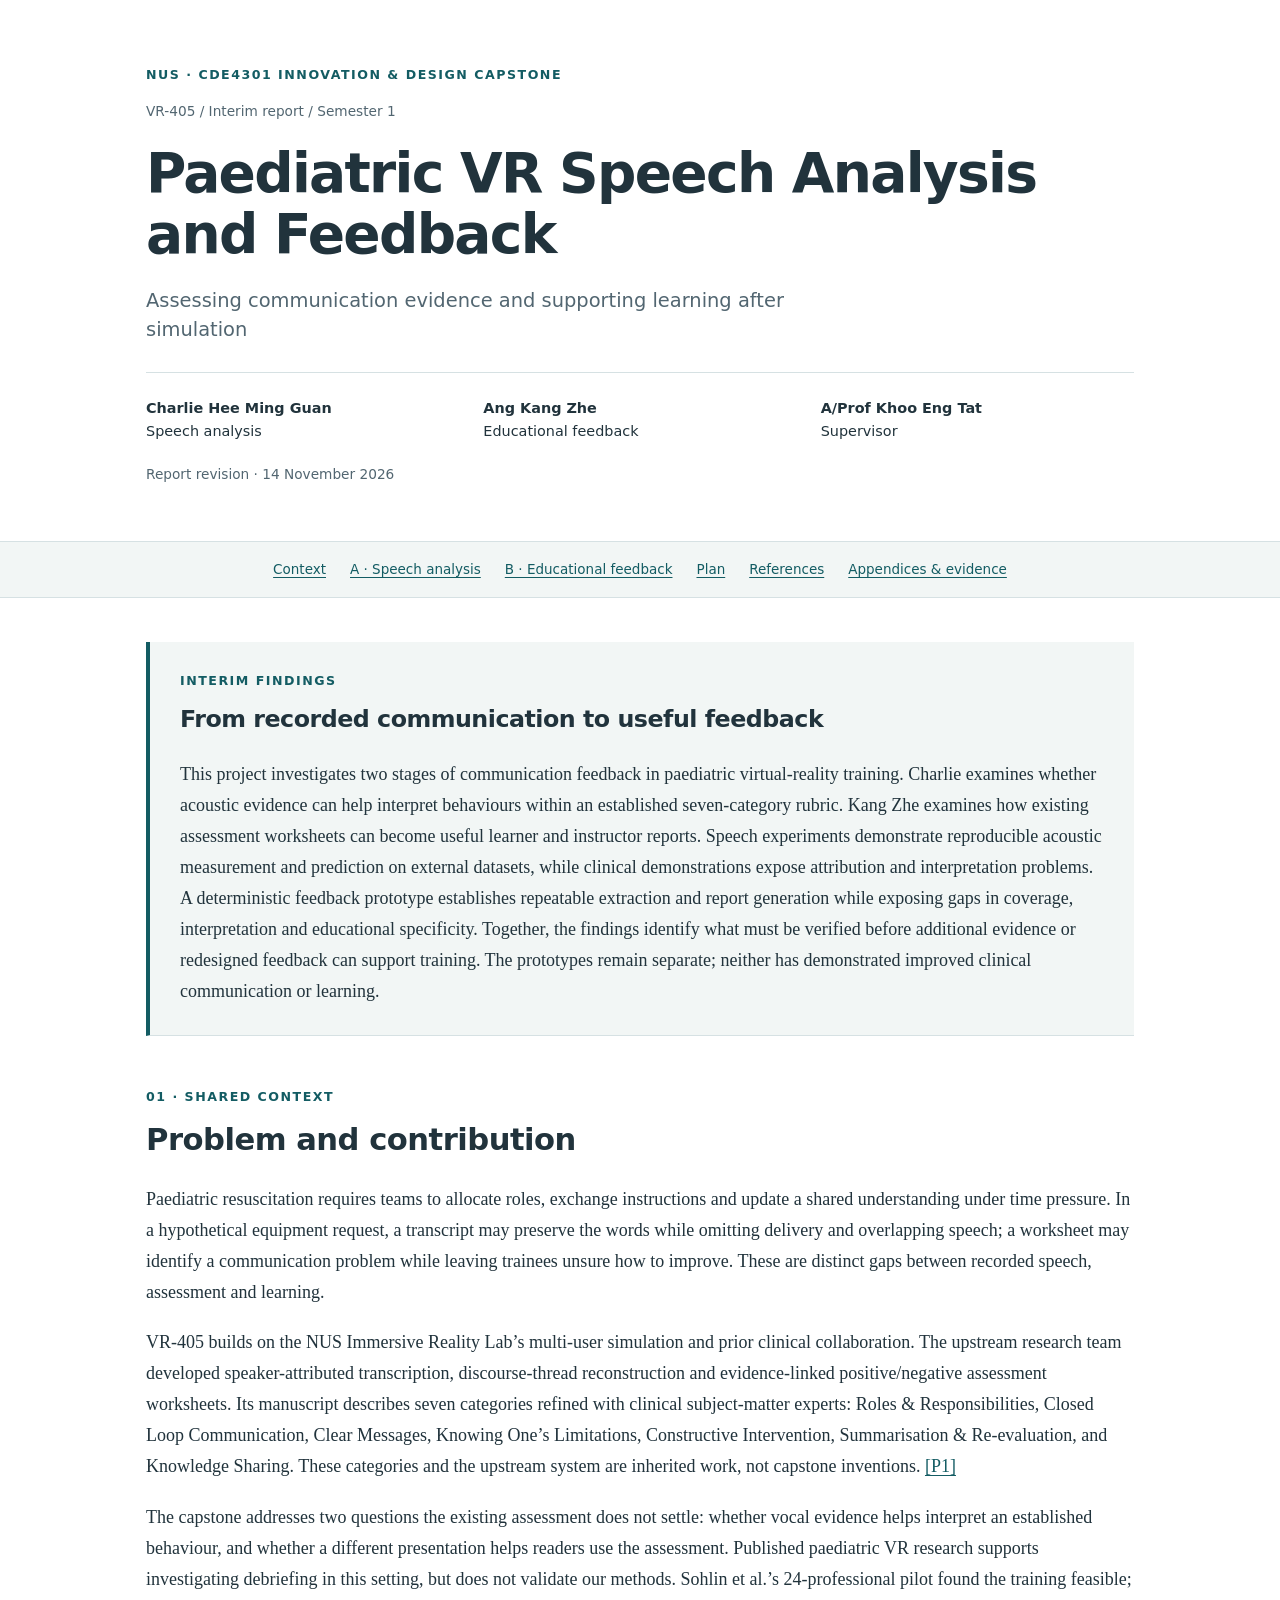
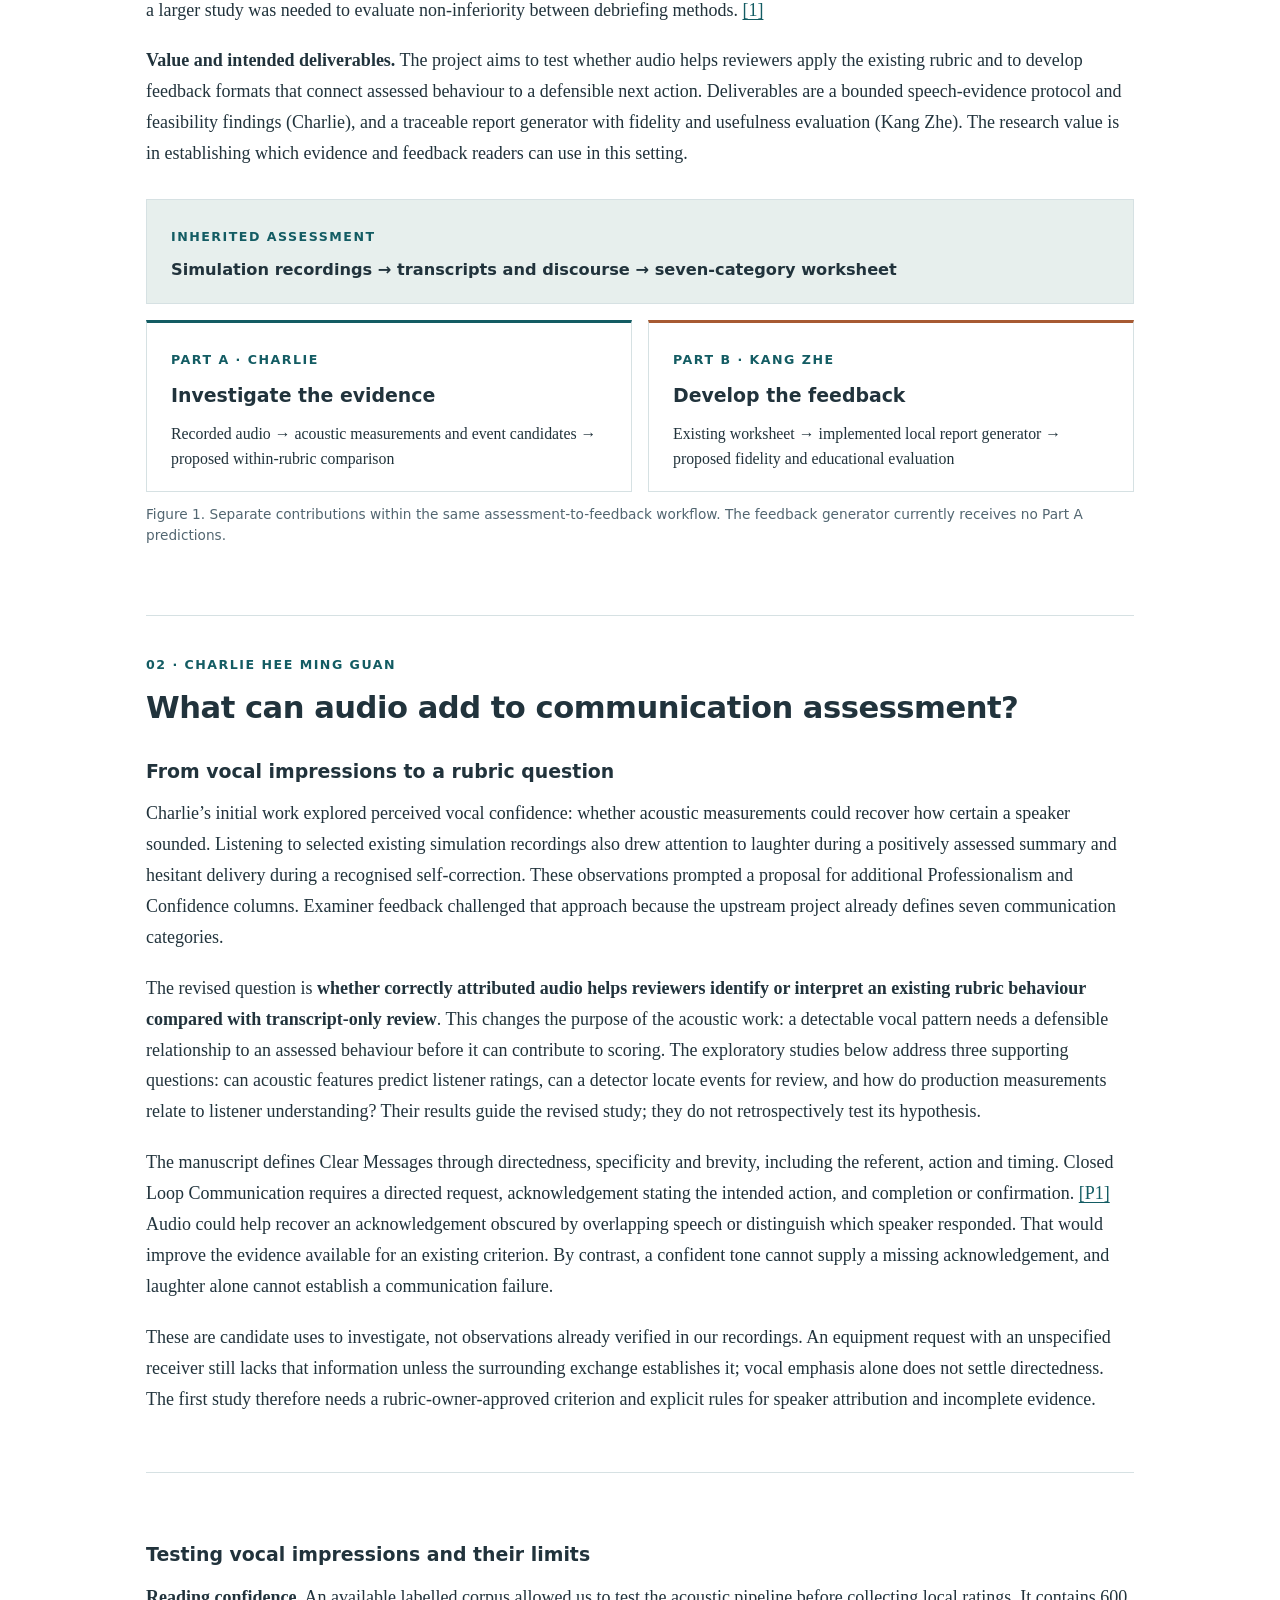
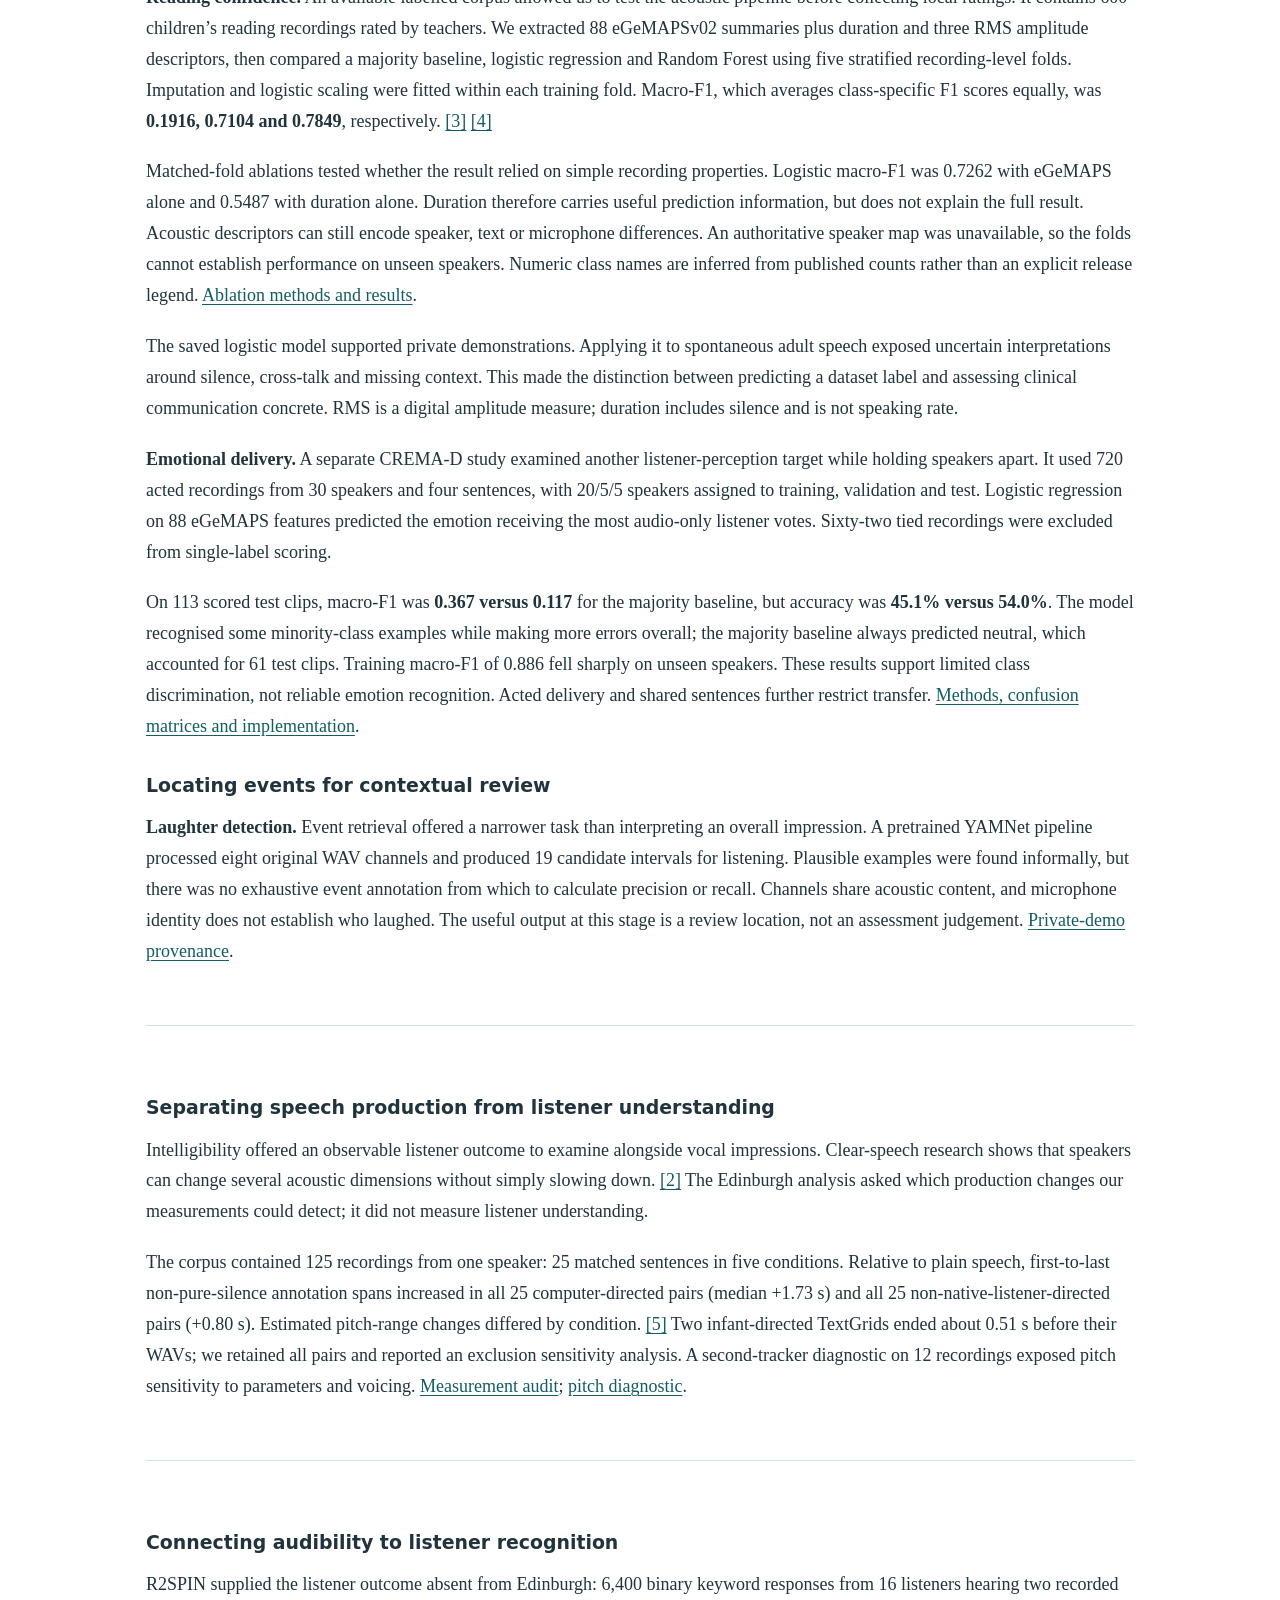
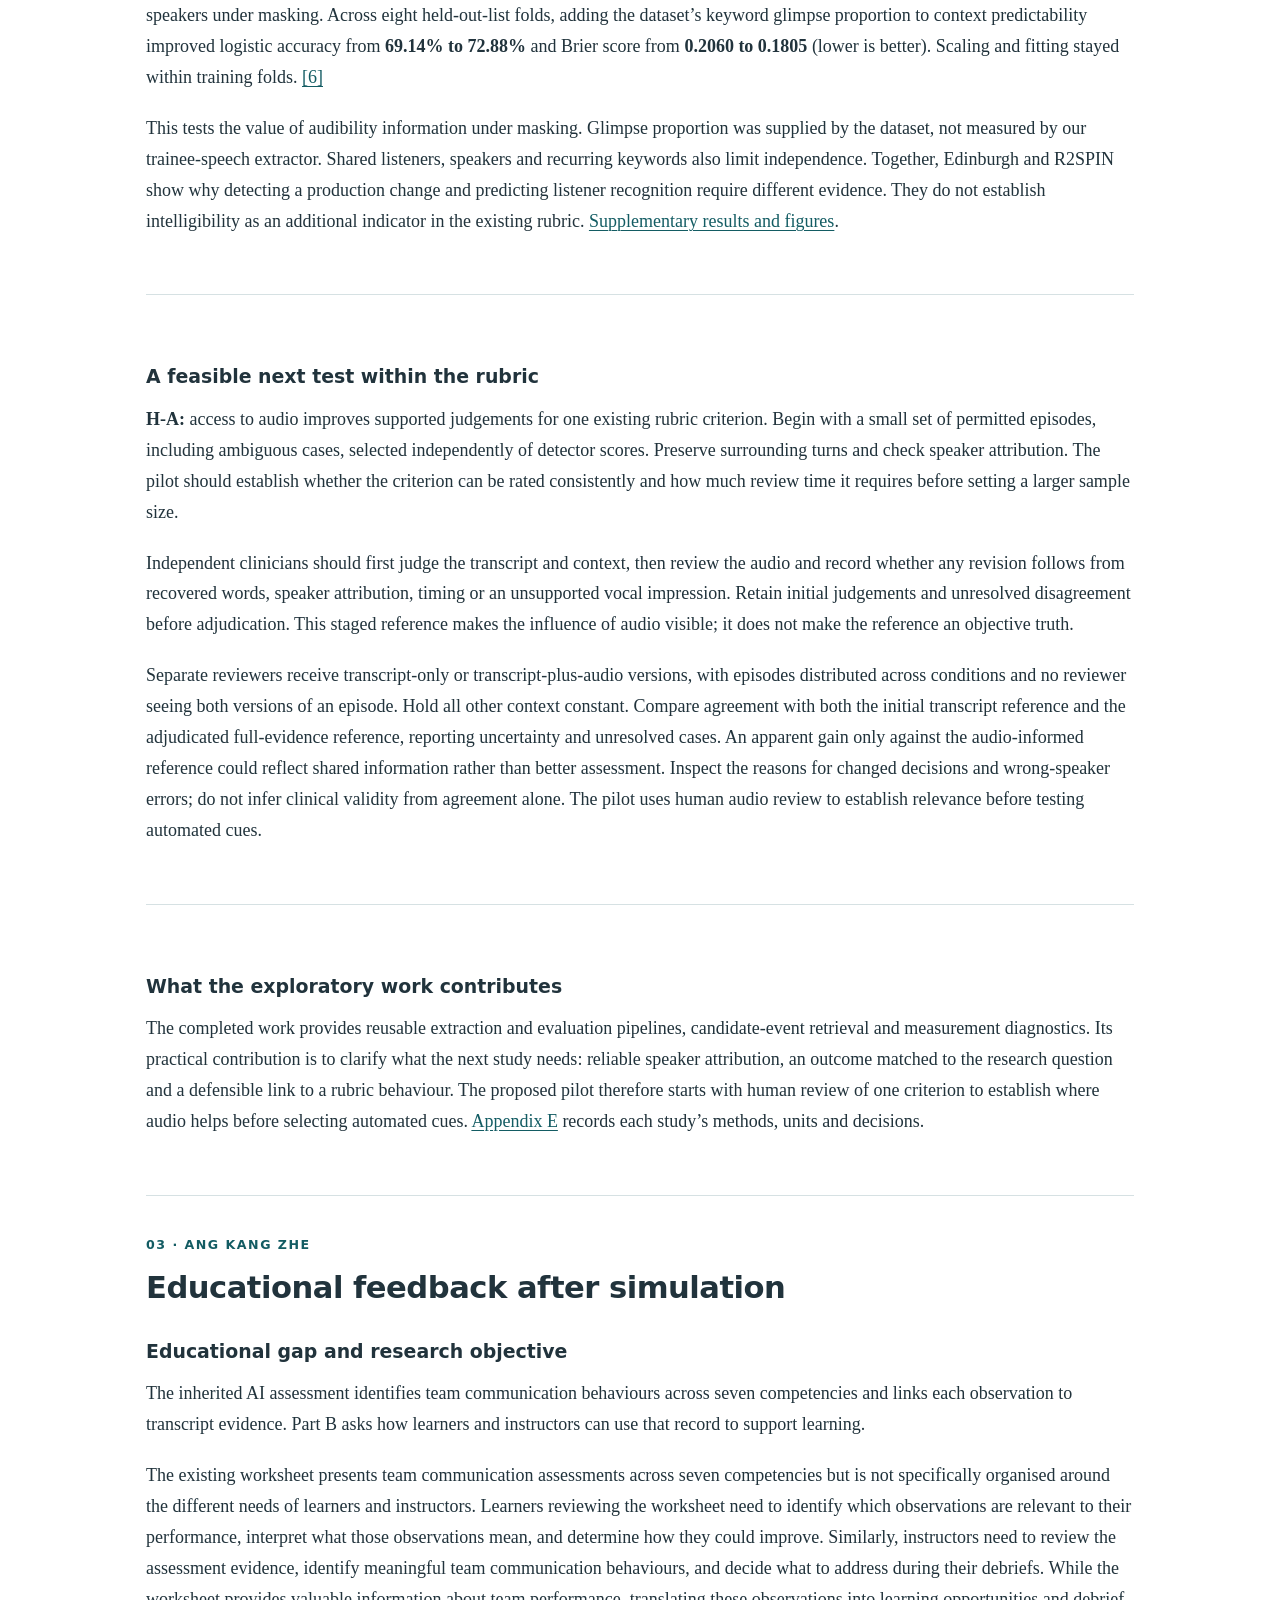
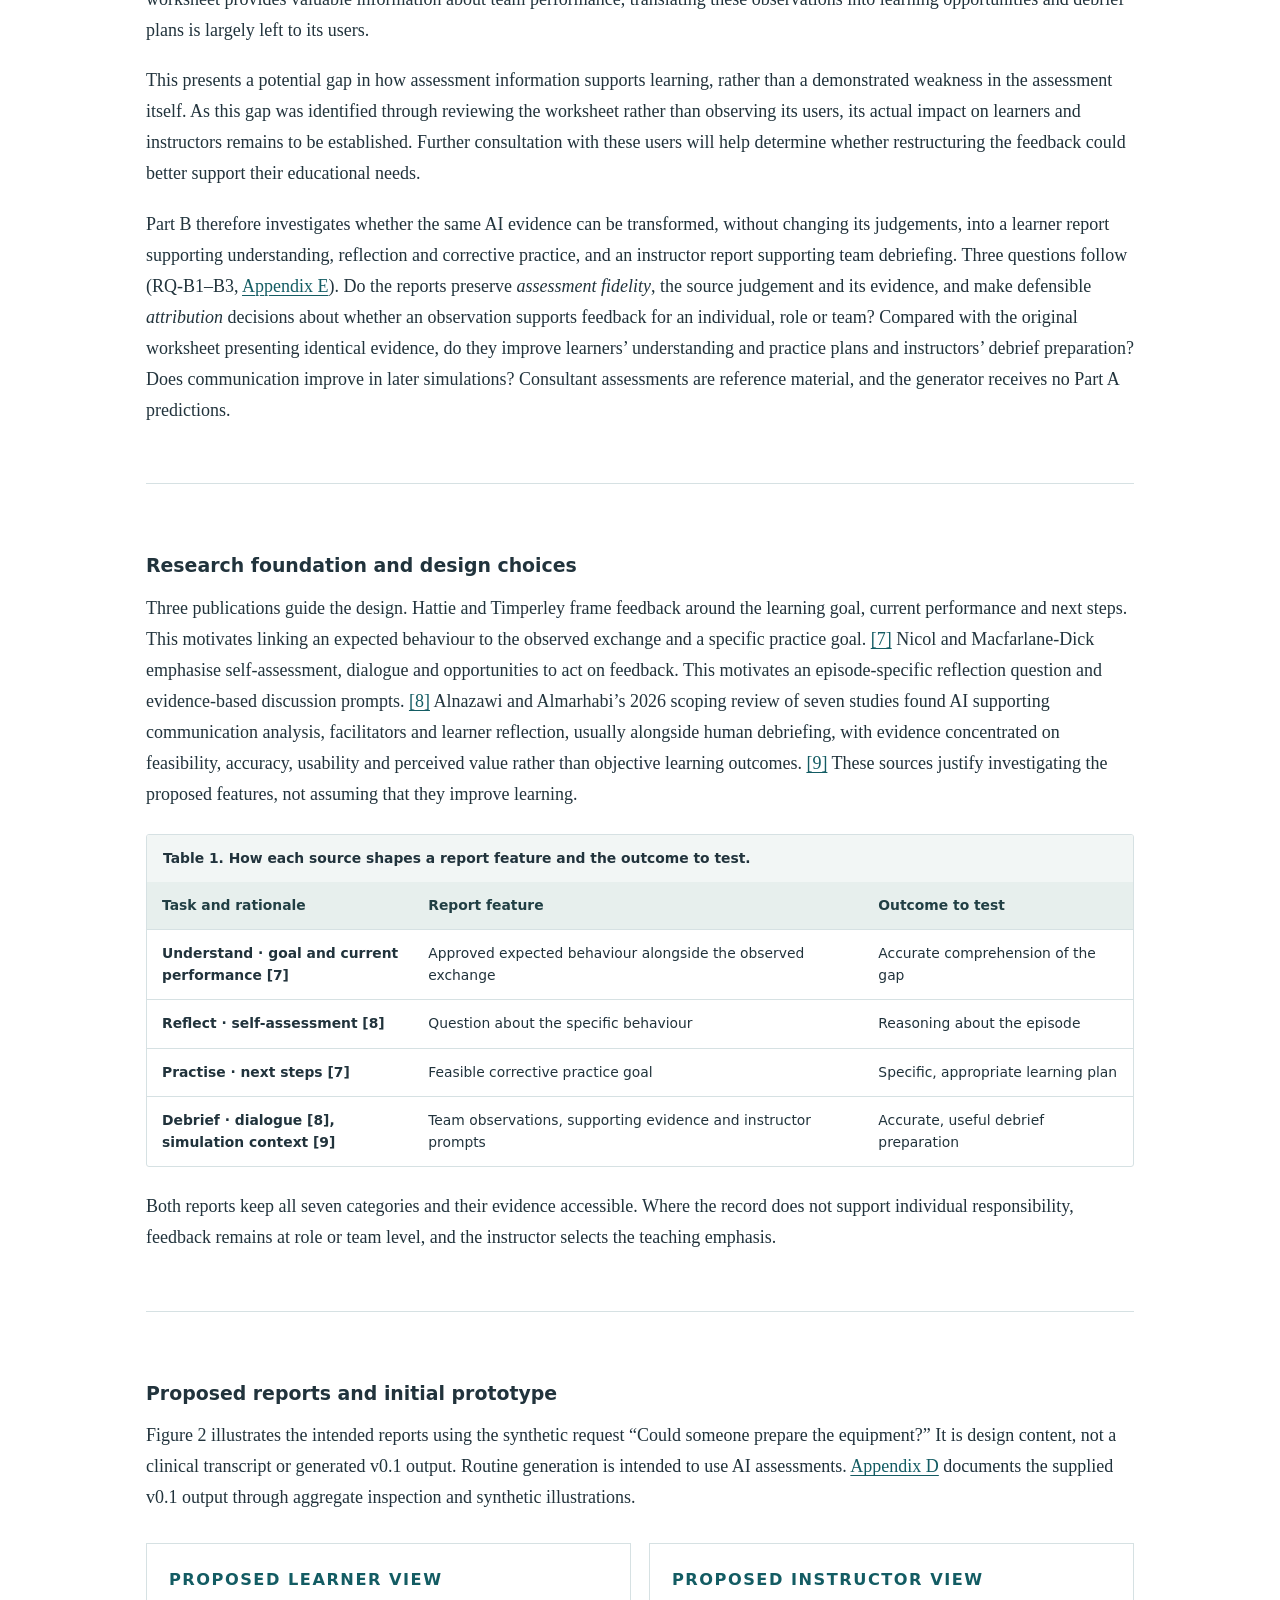
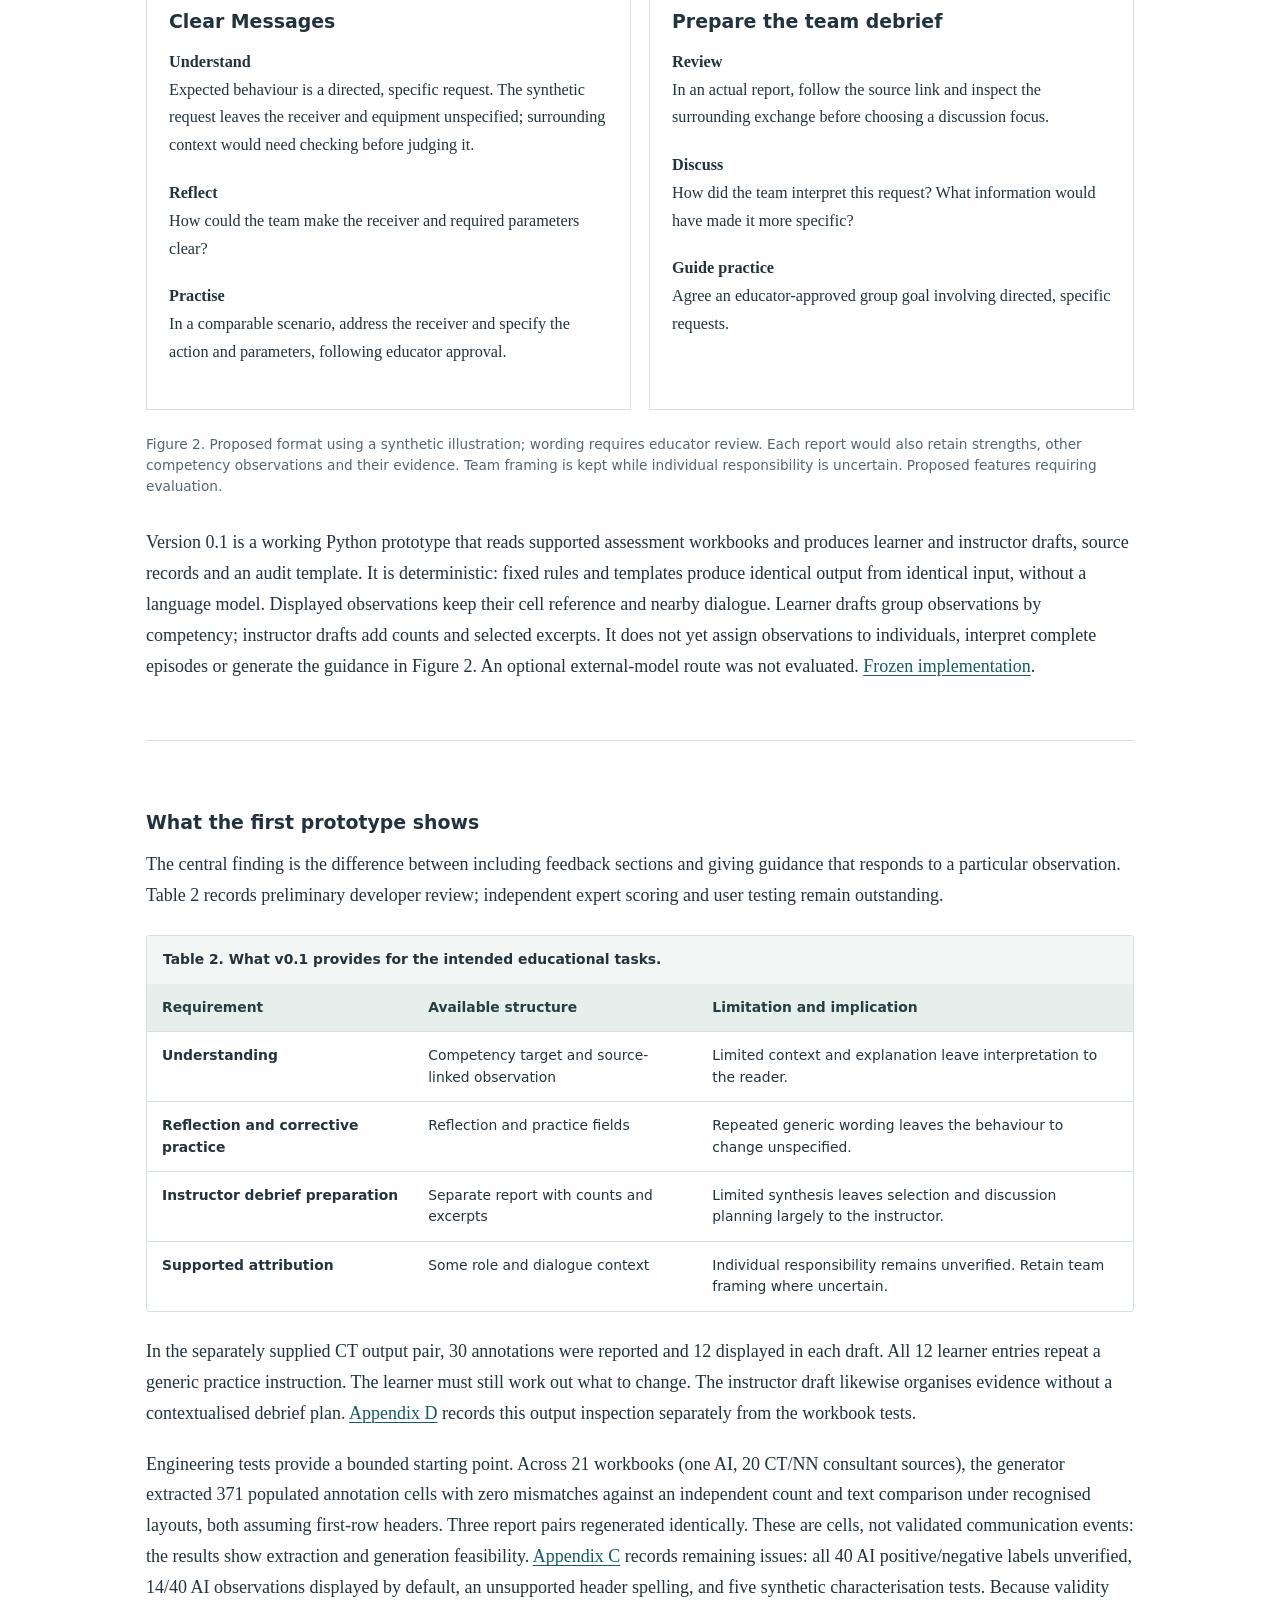
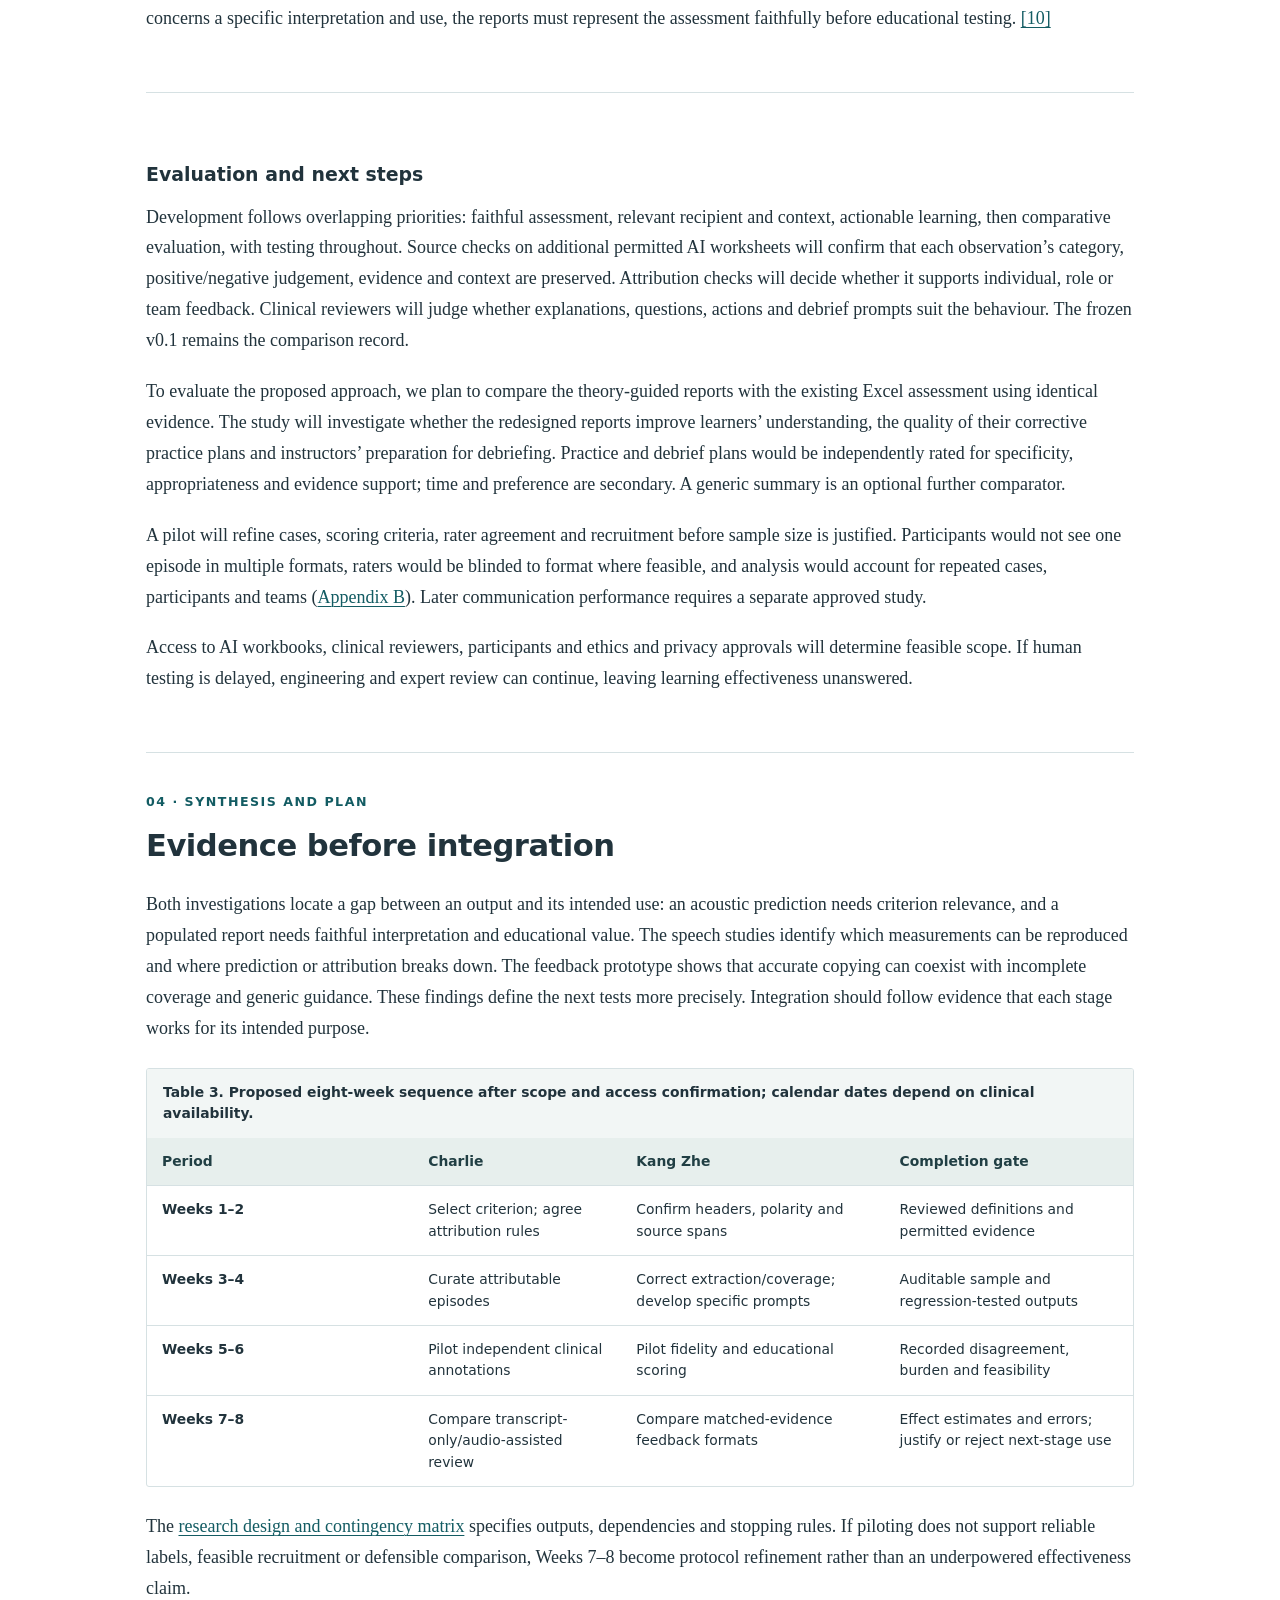
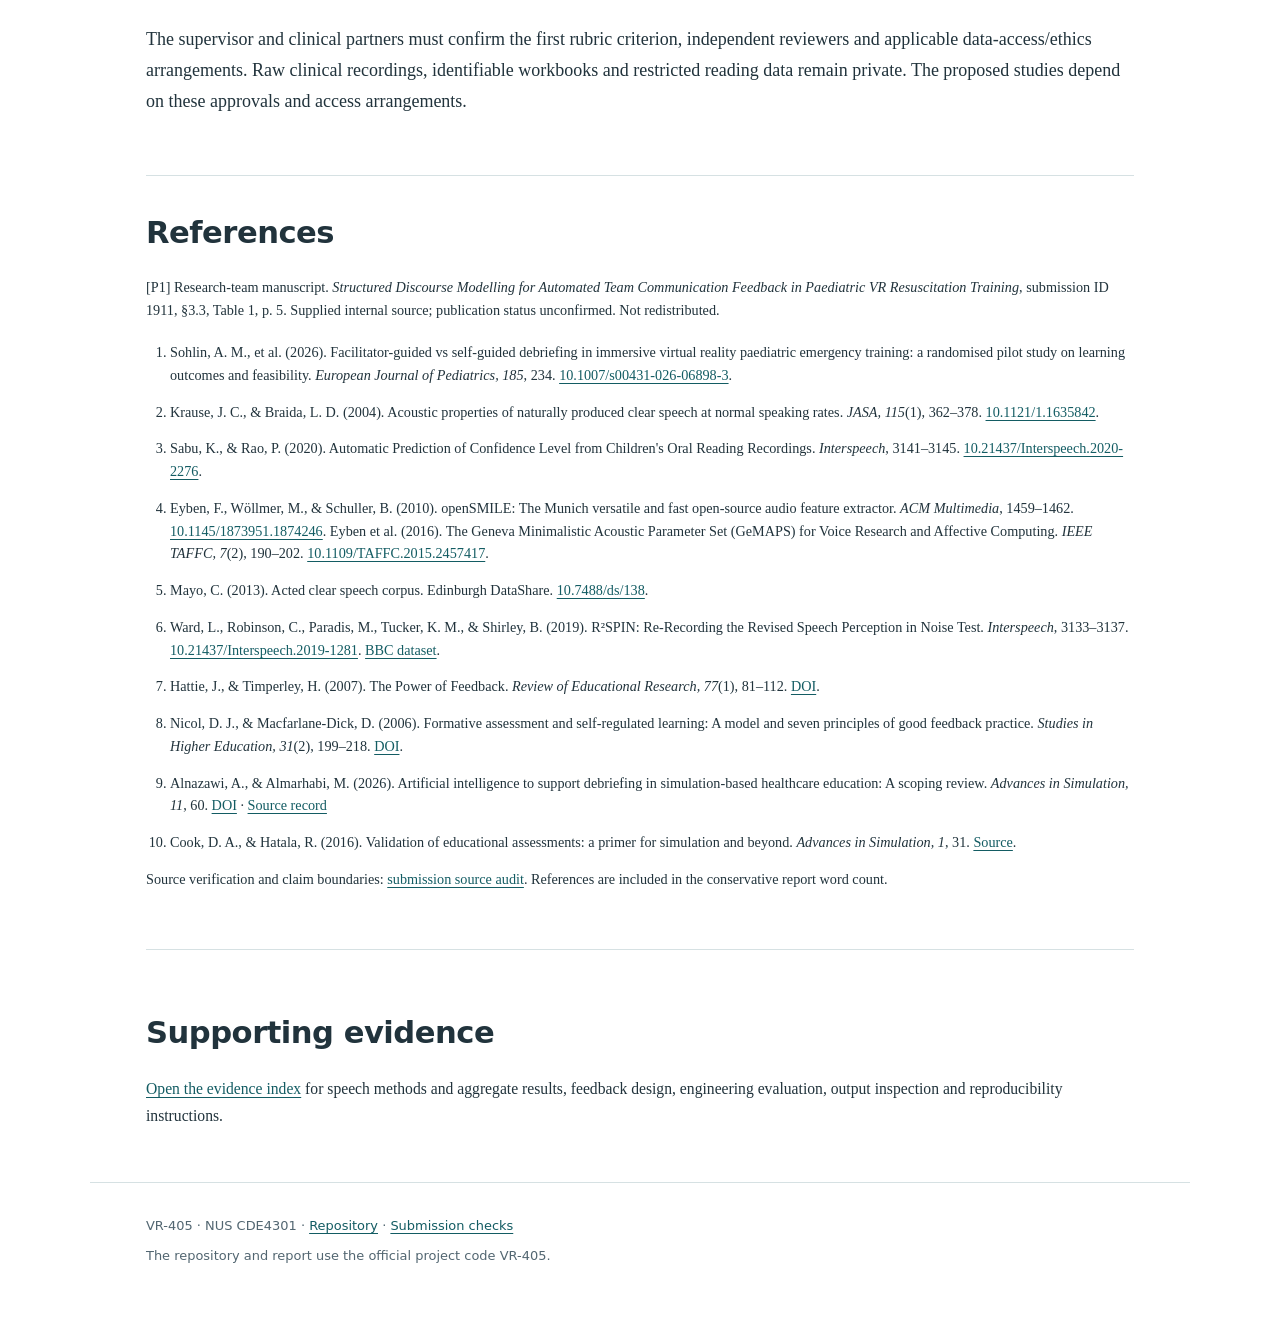
<file: interim-report.html>
<!doctype html><html lang="en"><head><meta charset="utf-8"><meta name="viewport" content="width=device-width,initial-scale=1"><title>VR-405 report has moved</title><link rel="canonical" href="index.html"><link rel="stylesheet" href="index.css"></head><body><main><h1>VR-405 interim report</h1><p>The complete report is now at <a href="index.html">the report home page</a>.</p></main><script>location.replace('index.html'+location.search+location.hash);</script></body></html>
</file>
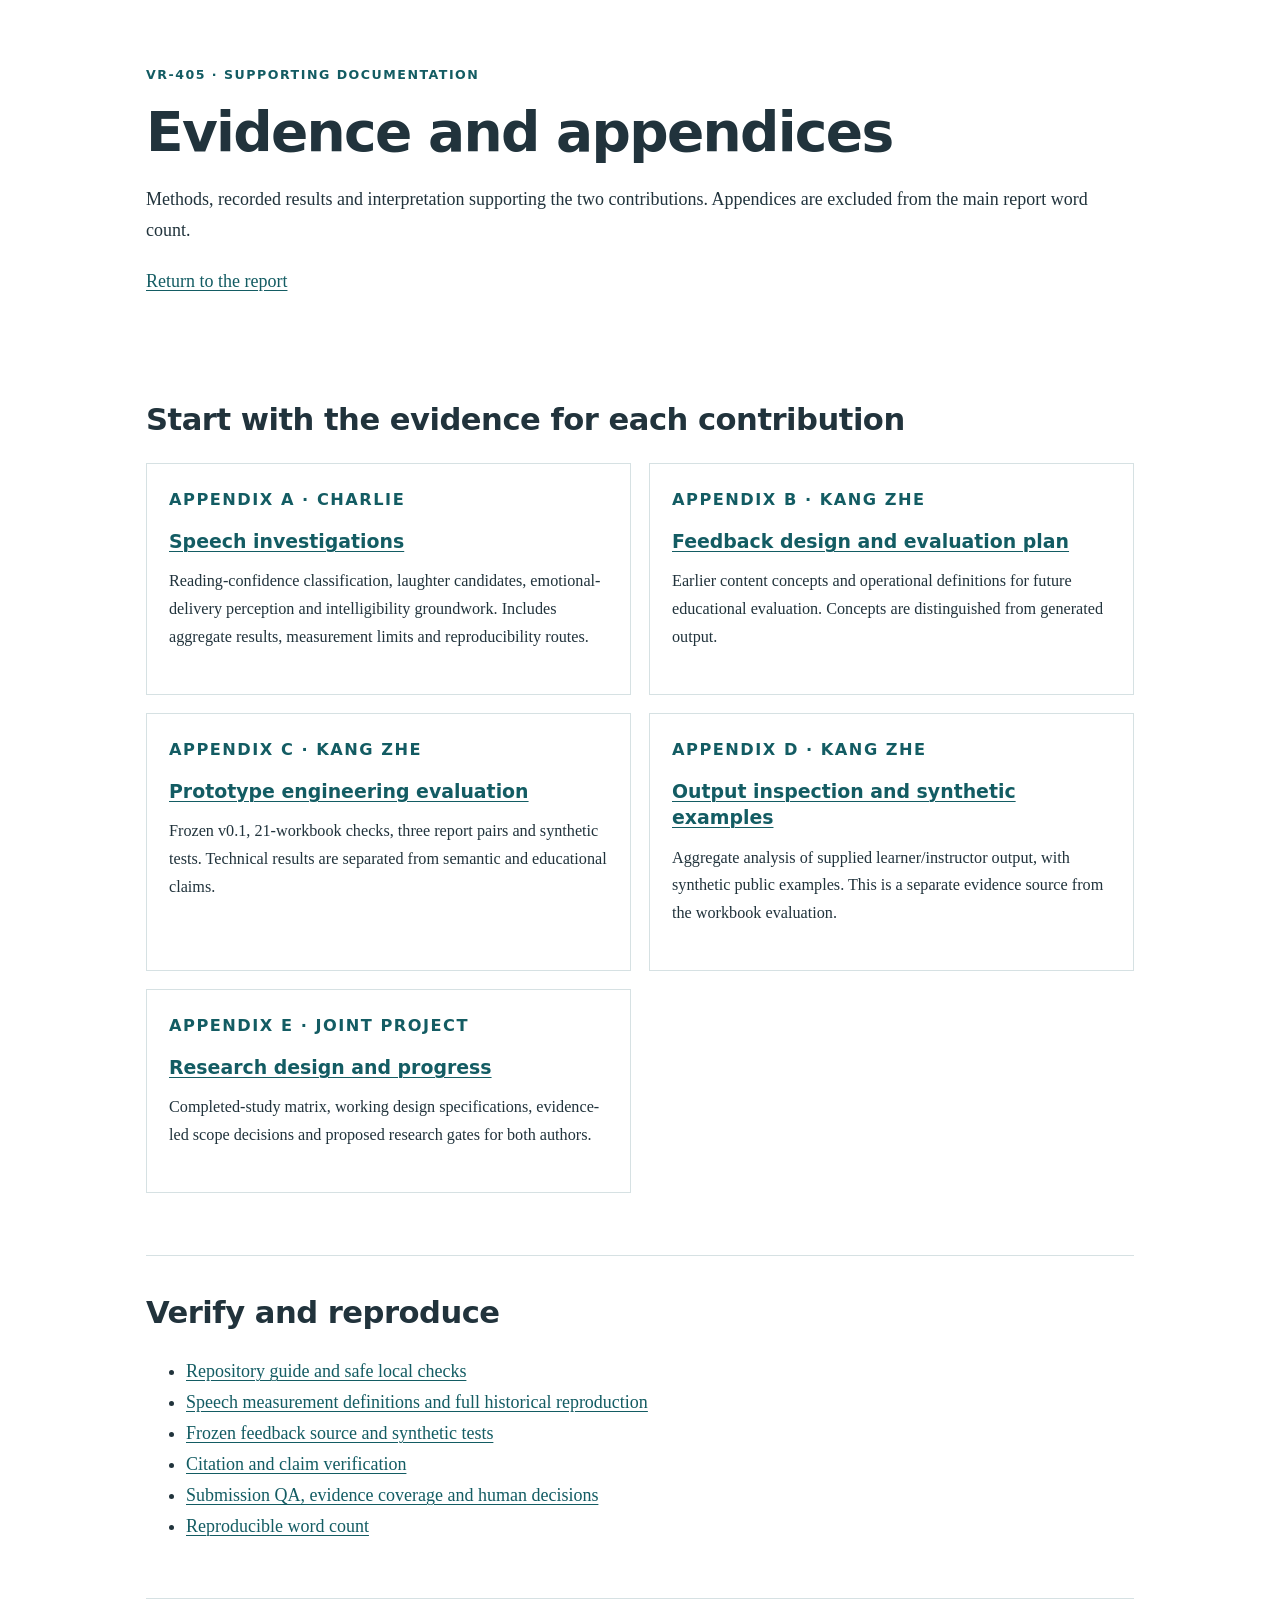
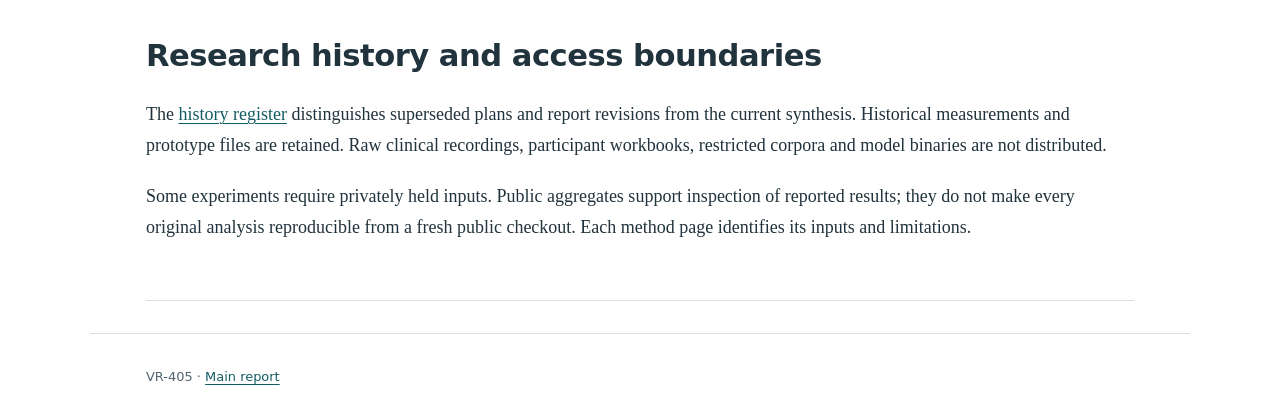
<file: docs/evidence.html>
<!doctype html><html lang="en"><head><meta charset="utf-8"><meta name="viewport" content="width=device-width,initial-scale=1"><title>VR-405 · Evidence and appendices</title><link rel="stylesheet" href="../index.css"></head><body><header class="masthead"><p class="eyebrow">VR-405 · Supporting documentation</p><h1>Evidence and appendices</h1><p>Methods, recorded results and interpretation supporting the two contributions. Appendices are excluded from the main report word count.</p><a href="../index.html">Return to the report</a></header><main>
<section><h2>Start with the evidence for each contribution</h2><div class="evidence-grid">
<article class="evidence-card"><p class="eyebrow">Appendix A · Charlie</p><h3><a href="speech-evidence.html">Speech investigations</a></h3><p>Reading-confidence classification, laughter candidates, emotional-delivery perception and intelligibility groundwork. Includes aggregate results, measurement limits and reproducibility routes.</p></article>
<article class="evidence-card"><p class="eyebrow">Appendix B · Kang Zhe</p><h3><a href="feedback/report-evidence.html">Feedback design and evaluation plan</a></h3><p>Earlier content concepts and operational definitions for future educational evaluation. Concepts are distinguished from generated output.</p></article>
<article class="evidence-card"><p class="eyebrow">Appendix C · Kang Zhe</p><h3><a href="feedback/evaluation-v01.html">Prototype engineering evaluation</a></h3><p>Frozen v0.1, 21-workbook checks, three report pairs and synthetic tests. Technical results are separated from semantic and educational claims.</p></article>
<article class="evidence-card"><p class="eyebrow">Appendix D · Kang Zhe</p><h3><a href="feedback/output-v01.html">Output inspection and synthetic examples</a></h3><p>Aggregate analysis of supplied learner/instructor output, with synthetic public examples. This is a separate evidence source from the workbook evaluation.</p></article>
<article class="evidence-card"><p class="eyebrow">Appendix E · Joint project</p><h3><a href="project-design.html">Research design and progress</a></h3><p>Completed-study matrix, working design specifications, evidence-led scope decisions and proposed research gates for both authors.</p></article></div></section>
<section><h2>Verify and reproduce</h2><ul><li><a href="../README.md">Repository guide and safe local checks</a></li><li><a href="methodology/reproduction.md">Speech measurement definitions and full historical reproduction</a></li><li><a href="../prototype/feedback/v0.1/README.md">Frozen feedback source and synthetic tests</a></li><li><a href="references/submission-source-audit.md">Citation and claim verification</a></li><li><a href="final-review.md">Submission QA, evidence coverage and human decisions</a></li><li><a href="results/report-checks.json">Reproducible word count</a></li></ul></section>
<section><h2>Research history and access boundaries</h2><p>The <a href="history.md">history register</a> distinguishes superseded plans and report revisions from the current synthesis. Historical measurements and prototype files are retained. Raw clinical recordings, participant workbooks, restricted corpora and model binaries are not distributed.</p><p>Some experiments require privately held inputs. Public aggregates support inspection of reported results; they do not make every original analysis reproducible from a fresh public checkout. Each method page identifies its inputs and limitations.</p></section></main><footer>VR-405 · <a href="../index.html">Main report</a></footer></body></html>
</file>
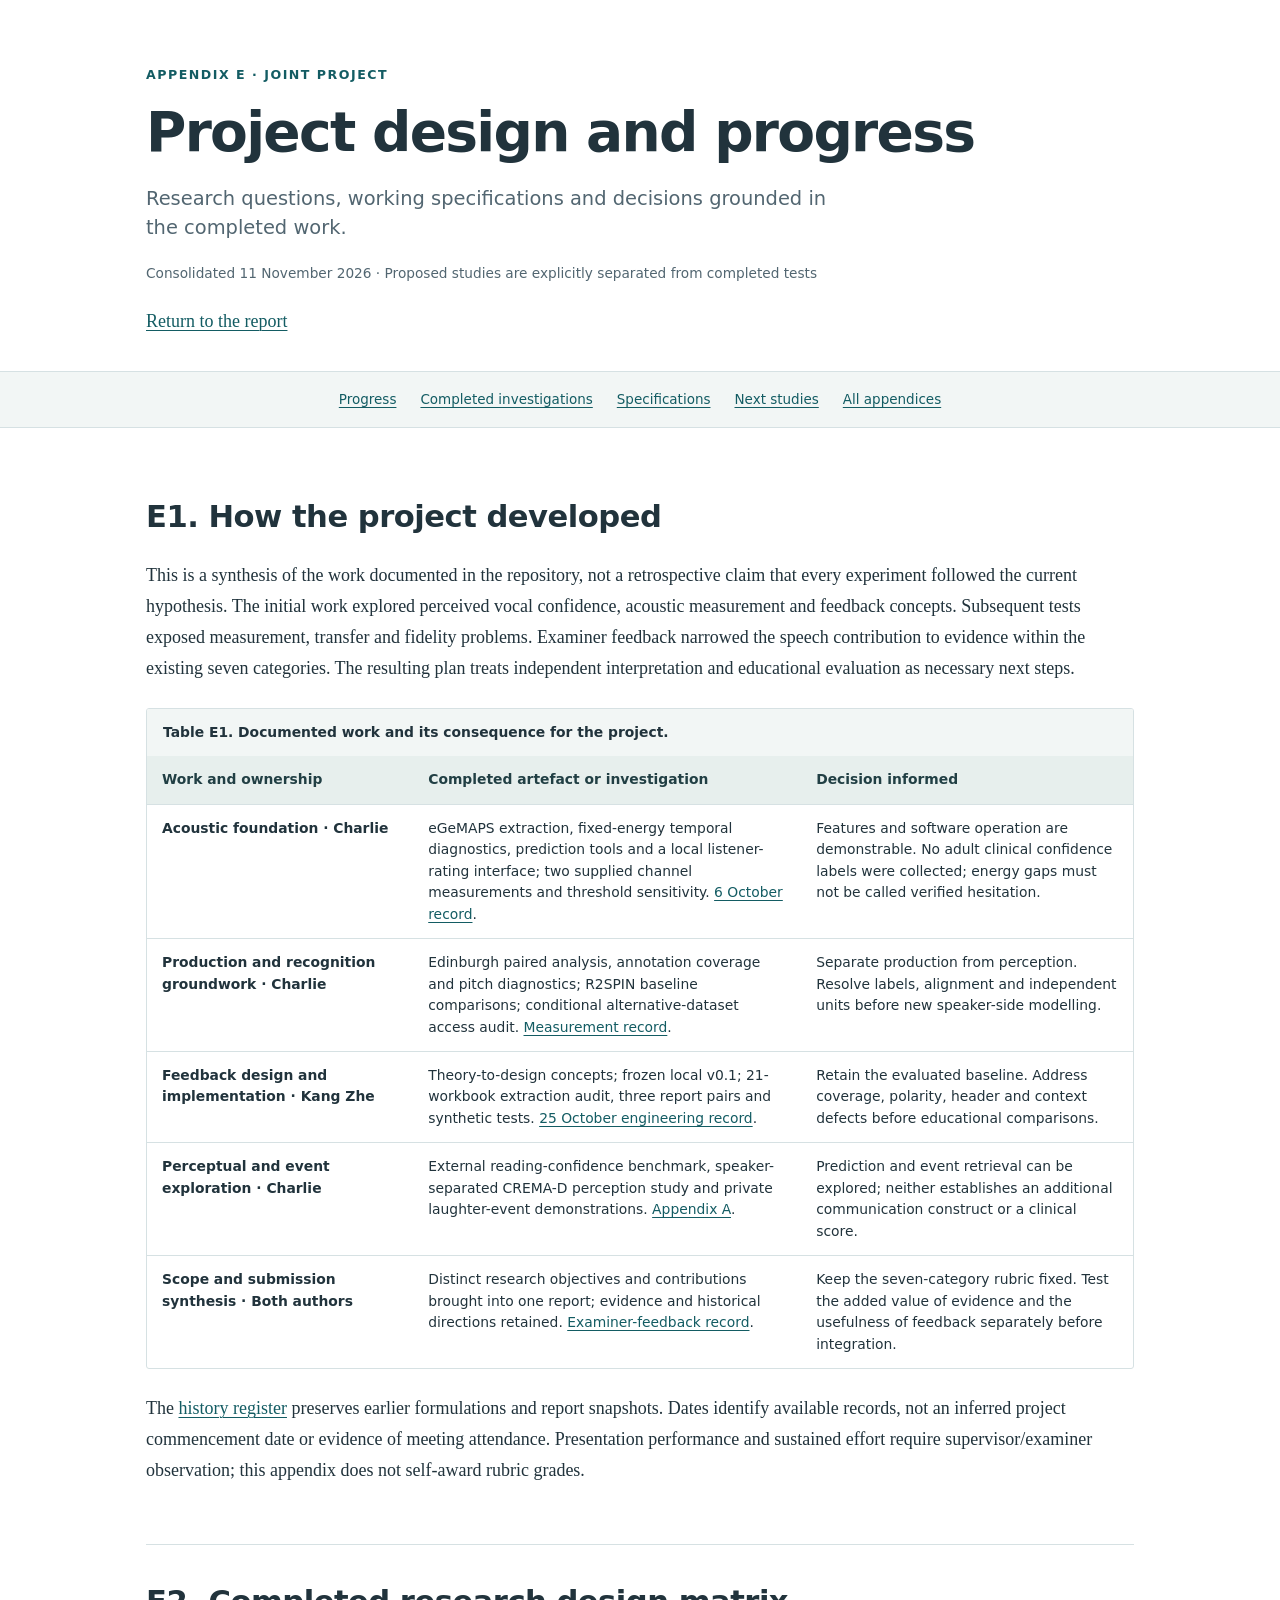
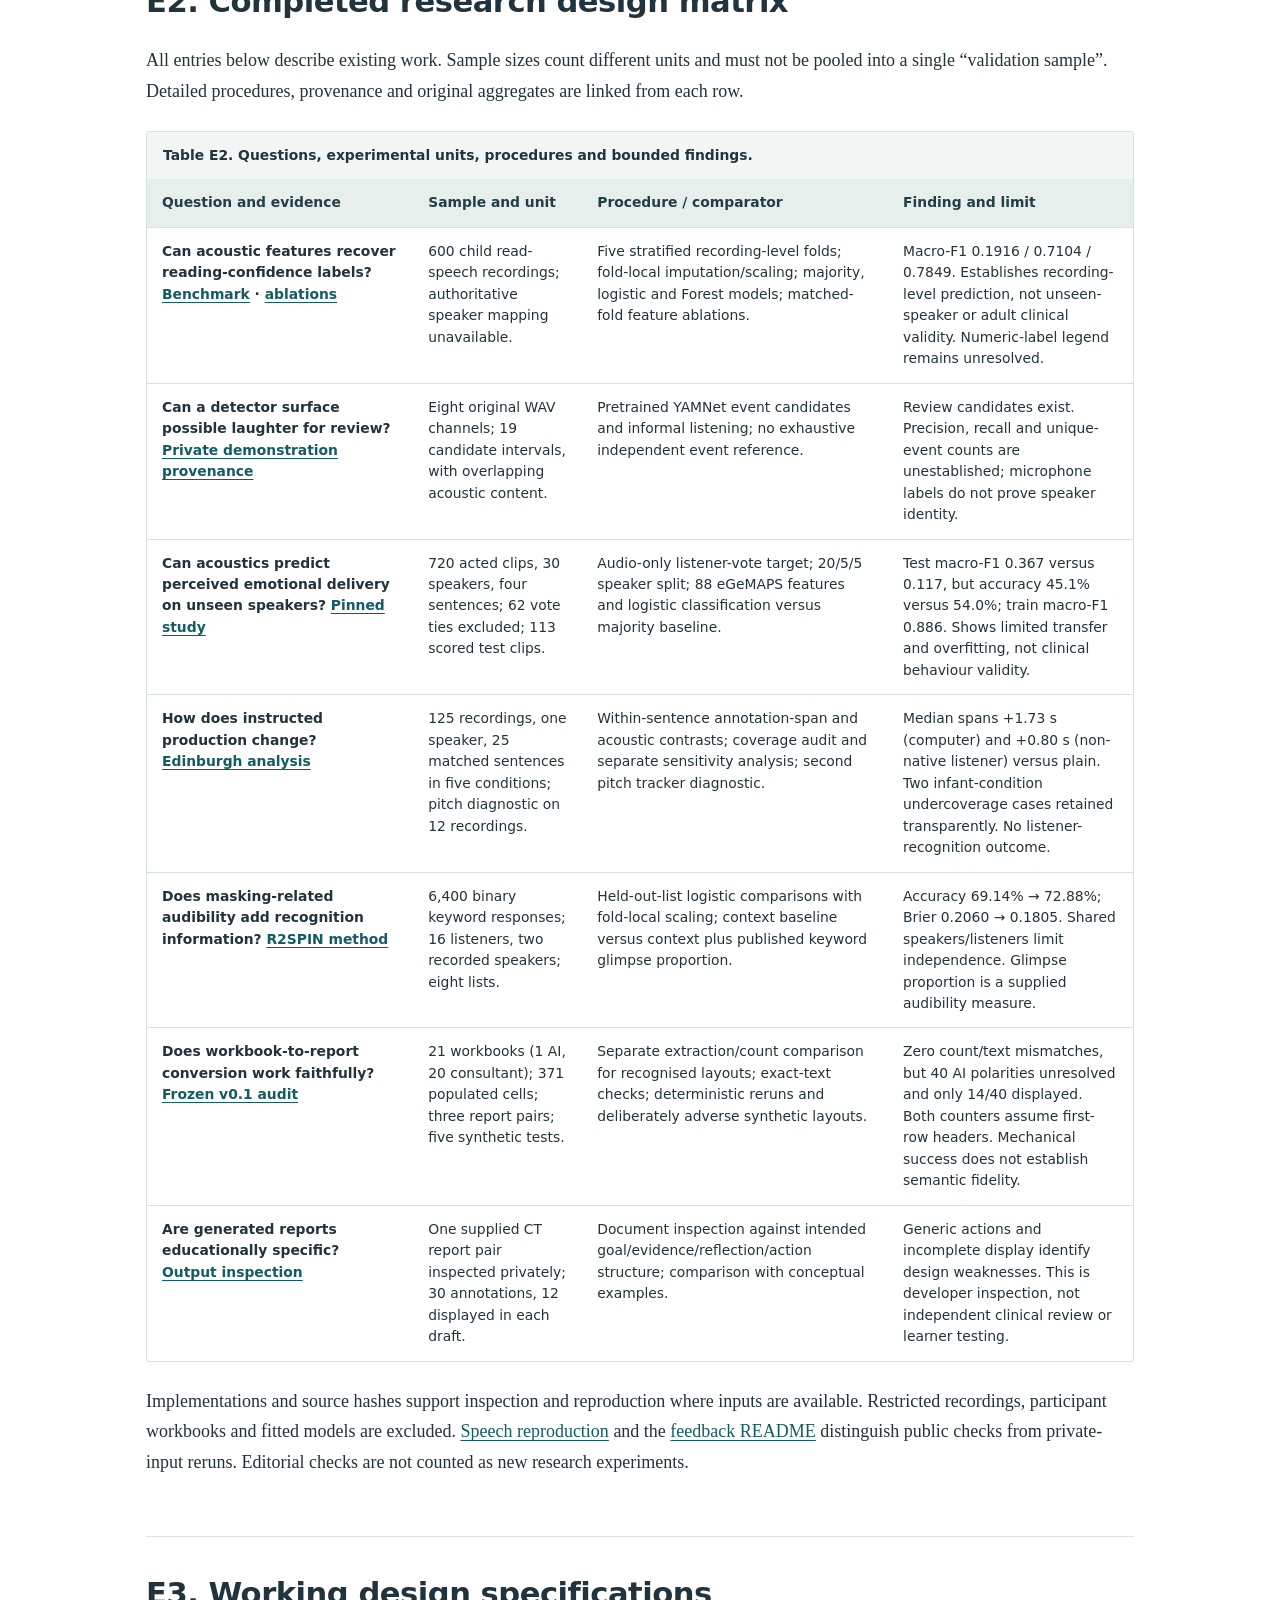
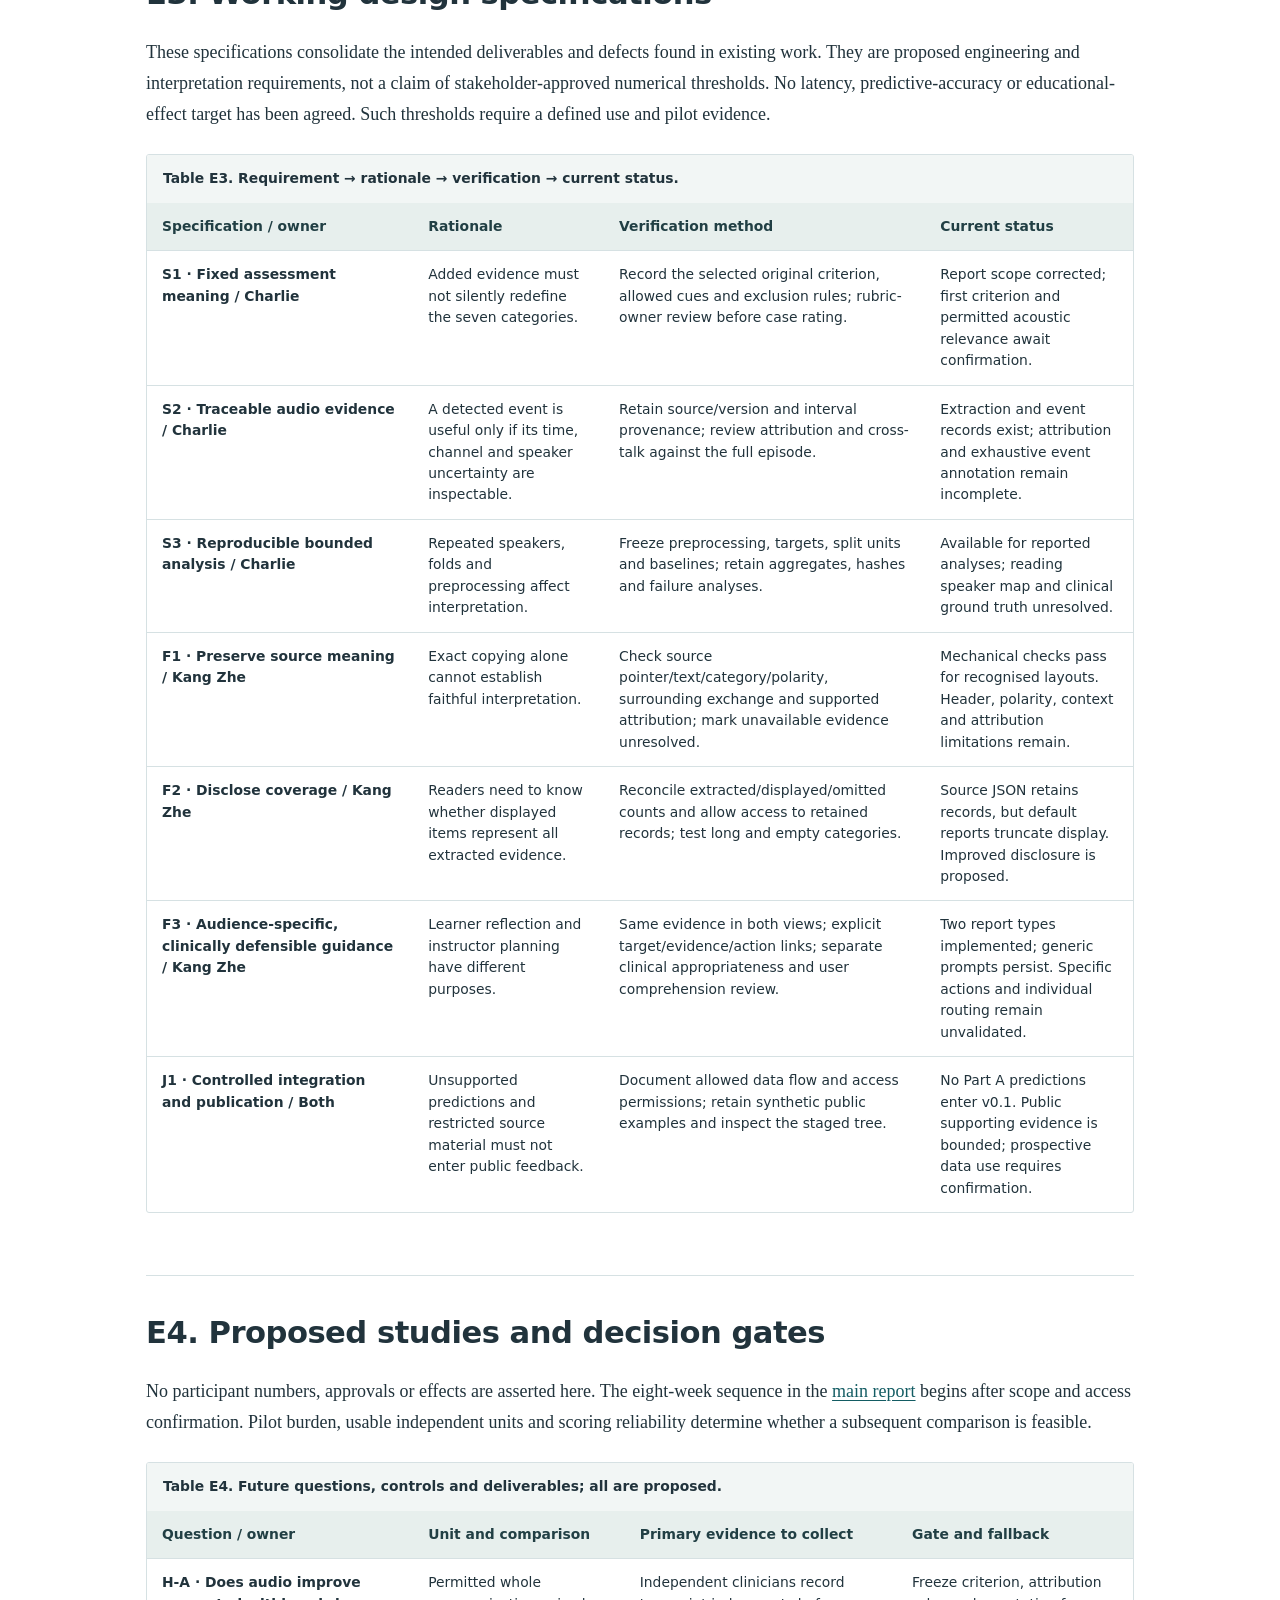
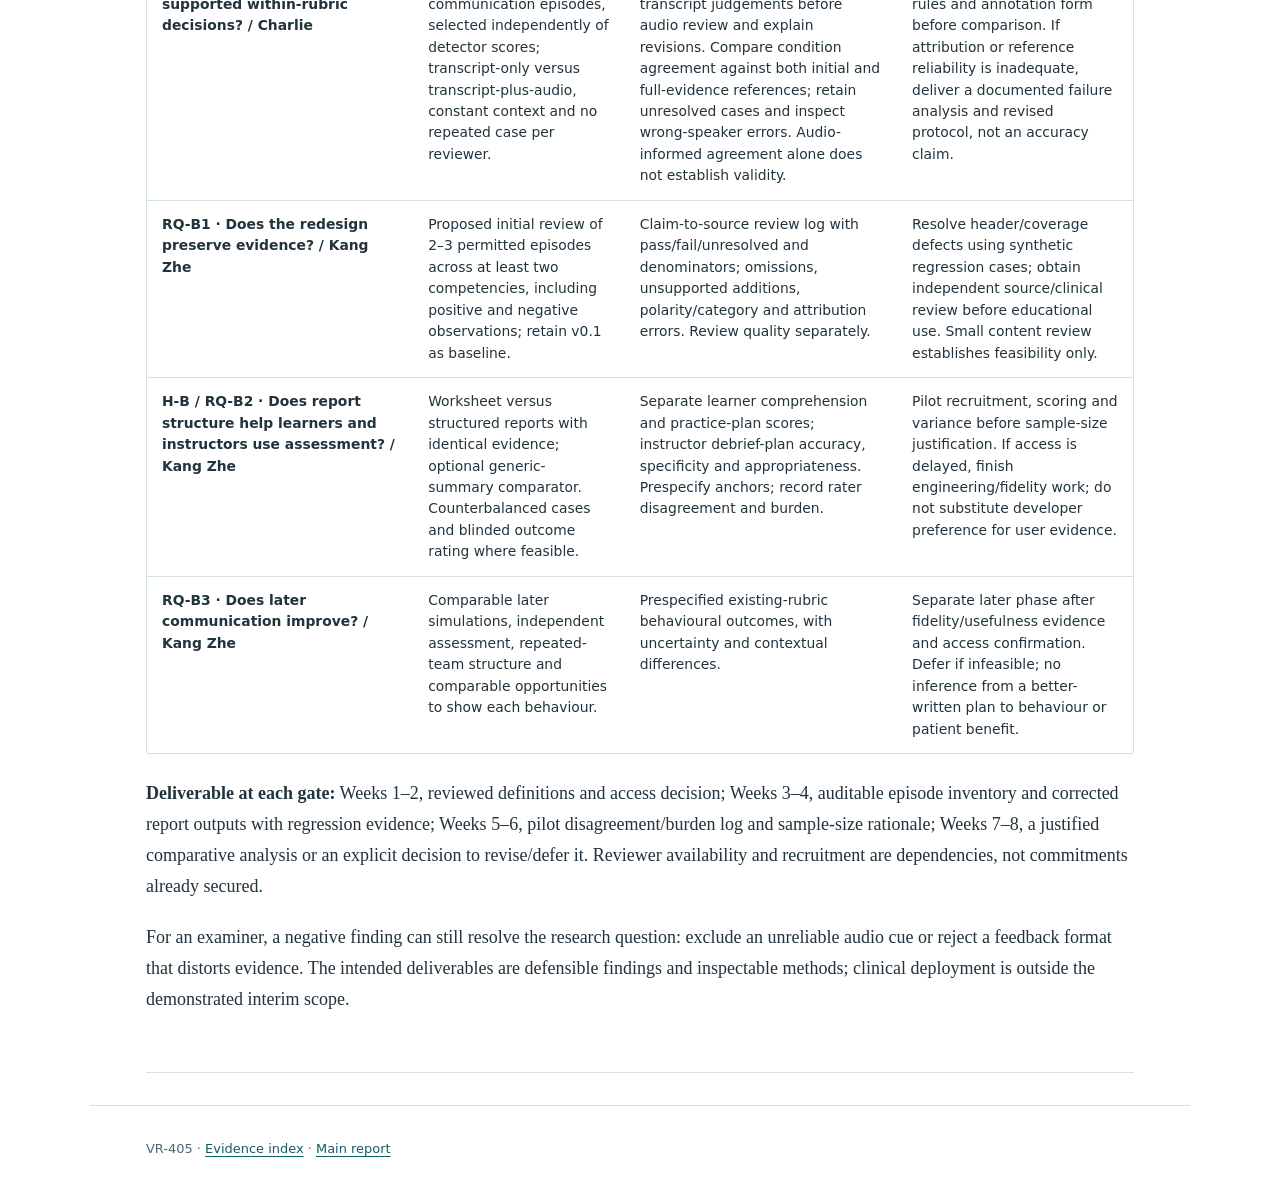
<file: docs/project-design.html>
<!doctype html>
<html lang="en"><head><meta charset="utf-8"><meta name="viewport" content="width=device-width,initial-scale=1"><title>VR-405 · Project design and progress</title><link rel="stylesheet" href="../index.css"></head><body><a class="skip-link" href="#progress">Skip to progress</a>
<header class="masthead"><p class="eyebrow">Appendix E · Joint project</p><h1>Project design and progress</h1><p class="deck">Research questions, working specifications and decisions grounded in the completed work.</p><p class="status">Consolidated 11 November 2026 · Proposed studies are explicitly separated from completed tests</p><a href="../index.html">Return to the report</a></header>
<nav aria-label="Appendix navigation"><a href="#progress">Progress</a><a href="#completed">Completed investigations</a><a href="#specifications">Specifications</a><a href="#planned">Next studies</a><a href="evidence.html">All appendices</a></nav><main>
<section id="progress"><h2>E1. How the project developed</h2><p>This is a synthesis of the work documented in the repository, not a retrospective claim that every experiment followed the current hypothesis. The initial work explored perceived vocal confidence, acoustic measurement and feedback concepts. Subsequent tests exposed measurement, transfer and fidelity problems. Examiner feedback narrowed the speech contribution to evidence within the existing seven categories. The resulting plan treats independent interpretation and educational evaluation as necessary next steps.</p>
<div class="table-scroll" role="region" tabindex="0" aria-label="Progress and decisions"><table><caption>Table E1. Documented work and its consequence for the project.</caption><thead><tr><th scope="col">Work and ownership</th><th scope="col">Completed artefact or investigation</th><th scope="col">Decision informed</th></tr></thead><tbody>
<tr><th scope="row">Acoustic foundation · Charlie</th><td>eGeMAPS extraction, fixed-energy temporal diagnostics, prediction tools and a local listener-rating interface; two supplied channel measurements and threshold sensitivity. <a href="pvc_meeting_status_final.md">6 October record</a>.</td><td>Features and software operation are demonstrable. No adult clinical confidence labels were collected; energy gaps must not be called verified hesitation.</td></tr>
<tr><th scope="row">Production and recognition groundwork · Charlie</th><td>Edinburgh paired analysis, annotation coverage and pitch diagnostics; R2SPIN baseline comparisons; conditional alternative-dataset access audit. <a href="results/measurement-audit.md">Measurement record</a>.</td><td>Separate production from perception. Resolve labels, alignment and independent units before new speaker-side modelling.</td></tr>
<tr><th scope="row">Feedback design and implementation · Kang Zhe</th><td>Theory-to-design concepts; frozen local v0.1; 21-workbook extraction audit, three report pairs and synthetic tests. <a href="feedback/evaluation-v01.html">25 October engineering record</a>.</td><td>Retain the evaluated baseline. Address coverage, polarity, header and context defects before educational comparisons.</td></tr>
<tr><th scope="row">Perceptual and event exploration · Charlie</th><td>External reading-confidence benchmark, speaker-separated CREMA-D perception study and private laughter-event demonstrations. <a href="speech-evidence.html">Appendix A</a>.</td><td>Prediction and event retrieval can be explored; neither establishes an additional communication construct or a clinical score.</td></tr>
<tr><th scope="row">Scope and submission synthesis · Both authors</th><td>Distinct research objectives and contributions brought into one report; evidence and historical directions retained. <a href="research/examiner-feedback-revision.md">Examiner-feedback record</a>.</td><td>Keep the seven-category rubric fixed. Test the added value of evidence and the usefulness of feedback separately before integration.</td></tr>
</tbody></table></div><p>The <a href="history.md">history register</a> preserves earlier formulations and report snapshots. Dates identify available records, not an inferred project commencement date or evidence of meeting attendance. Presentation performance and sustained effort require supervisor/examiner observation; this appendix does not self-award rubric grades.</p></section>
<section id="completed"><h2>E2. Completed research design matrix</h2><p>All entries below describe existing work. Sample sizes count different units and must not be pooled into a single “validation sample”. Detailed procedures, provenance and original aggregates are linked from each row.</p>
<div class="table-scroll" role="region" tabindex="0" aria-label="Completed research design matrix"><table><caption>Table E2. Questions, experimental units, procedures and bounded findings.</caption><thead><tr><th scope="col">Question and evidence</th><th scope="col">Sample and unit</th><th scope="col">Procedure / comparator</th><th scope="col">Finding and limit</th></tr></thead><tbody>
<tr><th scope="row">Can acoustic features recover reading-confidence labels? <a href="reading_confidence_benchmark.md">Benchmark</a> · <a href="reading_confidence_ablation.md">ablations</a></th><td>600 child read-speech recordings; authoritative speaker mapping unavailable.</td><td>Five stratified recording-level folds; fold-local imputation/scaling; majority, logistic and Forest models; matched-fold feature ablations.</td><td>Macro-F1 0.1916 / 0.7104 / 0.7849. Establishes recording-level prediction, not unseen-speaker or adult clinical validity. Numeric-label legend remains unresolved.</td></tr>
<tr><th scope="row">Can a detector surface possible laughter for review? <a href="speech-evidence.html#laughter">Private demonstration provenance</a></th><td>Eight original WAV channels; 19 candidate intervals, with overlapping acoustic content.</td><td>Pretrained YAMNet event candidates and informal listening; no exhaustive independent event reference.</td><td>Review candidates exist. Precision, recall and unique-event counts are unestablished; microphone labels do not prove speaker identity.</td></tr>
<tr><th scope="row">Can acoustics predict perceived emotional delivery on unseen speakers? <a href="speech-evidence.html#emotion">Pinned study</a></th><td>720 acted clips, 30 speakers, four sentences; 62 vote ties excluded; 113 scored test clips.</td><td>Audio-only listener-vote target; 20/5/5 speaker split; 88 eGeMAPS features and logistic classification versus majority baseline.</td><td>Test macro-F1 0.367 versus 0.117, but accuracy 45.1% versus 54.0%; train macro-F1 0.886. Shows limited transfer and overfitting, not clinical behaviour validity.</td></tr>
<tr><th scope="row">How does instructed production change? <a href="speech-evidence.html#intelligibility">Edinburgh analysis</a></th><td>125 recordings, one speaker, 25 matched sentences in five conditions; pitch diagnostic on 12 recordings.</td><td>Within-sentence annotation-span and acoustic contrasts; coverage audit and separate sensitivity analysis; second pitch tracker diagnostic.</td><td>Median spans +1.73 s (computer) and +0.80 s (non-native listener) versus plain. Two infant-condition undercoverage cases retained transparently. No listener-recognition outcome.</td></tr>
<tr><th scope="row">Does masking-related audibility add recognition information? <a href="methodology/reproduction.md">R2SPIN method</a></th><td>6,400 binary keyword responses; 16 listeners, two recorded speakers; eight lists.</td><td>Held-out-list logistic comparisons with fold-local scaling; context baseline versus context plus published keyword glimpse proportion.</td><td>Accuracy 69.14% → 72.88%; Brier 0.2060 → 0.1805. Shared speakers/listeners limit independence. Glimpse proportion is a supplied audibility measure.</td></tr>
<tr><th scope="row">Does workbook-to-report conversion work faithfully? <a href="feedback/evaluation-v01.html#protocol">Frozen v0.1 audit</a></th><td>21 workbooks (1 AI, 20 consultant); 371 populated cells; three report pairs; five synthetic tests.</td><td>Separate extraction/count comparison for recognised layouts; exact-text checks; deterministic reruns and deliberately adverse synthetic layouts.</td><td>Zero count/text mismatches, but 40 AI polarities unresolved and only 14/40 displayed. Both counters assume first-row headers. Mechanical success does not establish semantic fidelity.</td></tr>
<tr><th scope="row">Are generated reports educationally specific? <a href="feedback/output-v01.html">Output inspection</a></th><td>One supplied CT report pair inspected privately; 30 annotations, 12 displayed in each draft.</td><td>Document inspection against intended goal/evidence/reflection/action structure; comparison with conceptual examples.</td><td>Generic actions and incomplete display identify design weaknesses. This is developer inspection, not independent clinical review or learner testing.</td></tr>
</tbody></table></div><p>Implementations and source hashes support inspection and reproduction where inputs are available. Restricted recordings, participant workbooks and fitted models are excluded. <a href="methodology/reproduction.md">Speech reproduction</a> and the <a href="../prototype/feedback/v0.1/README.md">feedback README</a> distinguish public checks from private-input reruns. Editorial checks are not counted as new research experiments.</p></section>
<section id="specifications"><h2>E3. Working design specifications</h2><p>These specifications consolidate the intended deliverables and defects found in existing work. They are proposed engineering and interpretation requirements, not a claim of stakeholder-approved numerical thresholds. No latency, predictive-accuracy or educational-effect target has been agreed. Such thresholds require a defined use and pilot evidence.</p>
<div class="table-scroll" role="region" tabindex="0" aria-label="Design specifications and verification"><table><caption>Table E3. Requirement → rationale → verification → current status.</caption><thead><tr><th scope="col">Specification / owner</th><th scope="col">Rationale</th><th scope="col">Verification method</th><th scope="col">Current status</th></tr></thead><tbody>
<tr><th scope="row">S1 · Fixed assessment meaning / Charlie</th><td>Added evidence must not silently redefine the seven categories.</td><td>Record the selected original criterion, allowed cues and exclusion rules; rubric-owner review before case rating.</td><td>Report scope corrected; first criterion and permitted acoustic relevance await confirmation.</td></tr>
<tr><th scope="row">S2 · Traceable audio evidence / Charlie</th><td>A detected event is useful only if its time, channel and speaker uncertainty are inspectable.</td><td>Retain source/version and interval provenance; review attribution and cross-talk against the full episode.</td><td>Extraction and event records exist; attribution and exhaustive event annotation remain incomplete.</td></tr>
<tr><th scope="row">S3 · Reproducible bounded analysis / Charlie</th><td>Repeated speakers, folds and preprocessing affect interpretation.</td><td>Freeze preprocessing, targets, split units and baselines; retain aggregates, hashes and failure analyses.</td><td>Available for reported analyses; reading speaker map and clinical ground truth unresolved.</td></tr>
<tr><th scope="row">F1 · Preserve source meaning / Kang Zhe</th><td>Exact copying alone cannot establish faithful interpretation.</td><td>Check source pointer/text/category/polarity, surrounding exchange and supported attribution; mark unavailable evidence unresolved.</td><td>Mechanical checks pass for recognised layouts. Header, polarity, context and attribution limitations remain.</td></tr>
<tr><th scope="row">F2 · Disclose coverage / Kang Zhe</th><td>Readers need to know whether displayed items represent all extracted evidence.</td><td>Reconcile extracted/displayed/omitted counts and allow access to retained records; test long and empty categories.</td><td>Source JSON retains records, but default reports truncate display. Improved disclosure is proposed.</td></tr>
<tr><th scope="row">F3 · Audience-specific, clinically defensible guidance / Kang Zhe</th><td>Learner reflection and instructor planning have different purposes.</td><td>Same evidence in both views; explicit target/evidence/action links; separate clinical appropriateness and user comprehension review.</td><td>Two report types implemented; generic prompts persist. Specific actions and individual routing remain unvalidated.</td></tr>
<tr><th scope="row">J1 · Controlled integration and publication / Both</th><td>Unsupported predictions and restricted source material must not enter public feedback.</td><td>Document allowed data flow and access permissions; retain synthetic public examples and inspect the staged tree.</td><td>No Part A predictions enter v0.1. Public supporting evidence is bounded; prospective data use requires confirmation.</td></tr>
</tbody></table></div></section>
<section id="planned"><h2>E4. Proposed studies and decision gates</h2><p>No participant numbers, approvals or effects are asserted here. The eight-week sequence in the <a href="../index.html#conclusion">main report</a> begins after scope and access confirmation. Pilot burden, usable independent units and scoring reliability determine whether a subsequent comparison is feasible.</p>
<div class="table-scroll" role="region" tabindex="0" aria-label="Proposed research design matrix"><table><caption>Table E4. Future questions, controls and deliverables; all are proposed.</caption><thead><tr><th scope="col">Question / owner</th><th scope="col">Unit and comparison</th><th scope="col">Primary evidence to collect</th><th scope="col">Gate and fallback</th></tr></thead><tbody>
<tr><th scope="row">H-A · Does audio improve supported within-rubric decisions? / Charlie</th><td>Permitted whole communication episodes, selected independently of detector scores; transcript-only versus transcript-plus-audio, constant context and no repeated case per reviewer.</td><td>Independent clinicians record transcript judgements before audio review and explain revisions. Compare condition agreement against both initial and full-evidence references; retain unresolved cases and inspect wrong-speaker errors. Audio-informed agreement alone does not establish validity.</td><td>Freeze criterion, attribution rules and annotation form before comparison. If attribution or reference reliability is inadequate, deliver a documented failure analysis and revised protocol, not an accuracy claim.</td></tr>
<tr><th scope="row">RQ-B1 · Does the redesign preserve evidence? / Kang Zhe</th><td>Proposed initial review of 2–3 permitted episodes across at least two competencies, including positive and negative observations; retain v0.1 as baseline.</td><td>Claim-to-source review log with pass/fail/unresolved and denominators; omissions, unsupported additions, polarity/category and attribution errors. Review quality separately.</td><td>Resolve header/coverage defects using synthetic regression cases; obtain independent source/clinical review before educational use. Small content review establishes feasibility only.</td></tr>
<tr><th scope="row">H-B / RQ-B2 · Does report structure help learners and instructors use assessment? / Kang Zhe</th><td>Worksheet versus structured reports with identical evidence; optional generic-summary comparator. Counterbalanced cases and blinded outcome rating where feasible.</td><td>Separate learner comprehension and practice-plan scores; instructor debrief-plan accuracy, specificity and appropriateness. Prespecify anchors; record rater disagreement and burden.</td><td>Pilot recruitment, scoring and variance before sample-size justification. If access is delayed, finish engineering/fidelity work; do not substitute developer preference for user evidence.</td></tr>
<tr><th scope="row">RQ-B3 · Does later communication improve? / Kang Zhe</th><td>Comparable later simulations, independent assessment, repeated-team structure and comparable opportunities to show each behaviour.</td><td>Prespecified existing-rubric behavioural outcomes, with uncertainty and contextual differences.</td><td>Separate later phase after fidelity/usefulness evidence and access confirmation. Defer if infeasible; no inference from a better-written plan to behaviour or patient benefit.</td></tr>
</tbody></table></div><p><strong>Deliverable at each gate:</strong> Weeks 1–2, reviewed definitions and access decision; Weeks 3–4, auditable episode inventory and corrected report outputs with regression evidence; Weeks 5–6, pilot disagreement/burden log and sample-size rationale; Weeks 7–8, a justified comparative analysis or an explicit decision to revise/defer it. Reviewer availability and recruitment are dependencies, not commitments already secured.</p><p>For an examiner, a negative finding can still resolve the research question: exclude an unreliable audio cue or reject a feedback format that distorts evidence. The intended deliverables are defensible findings and inspectable methods; clinical deployment is outside the demonstrated interim scope.</p></section></main><footer>VR-405 · <a href="evidence.html">Evidence index</a> · <a href="../index.html">Main report</a></footer></body></html>
</file>
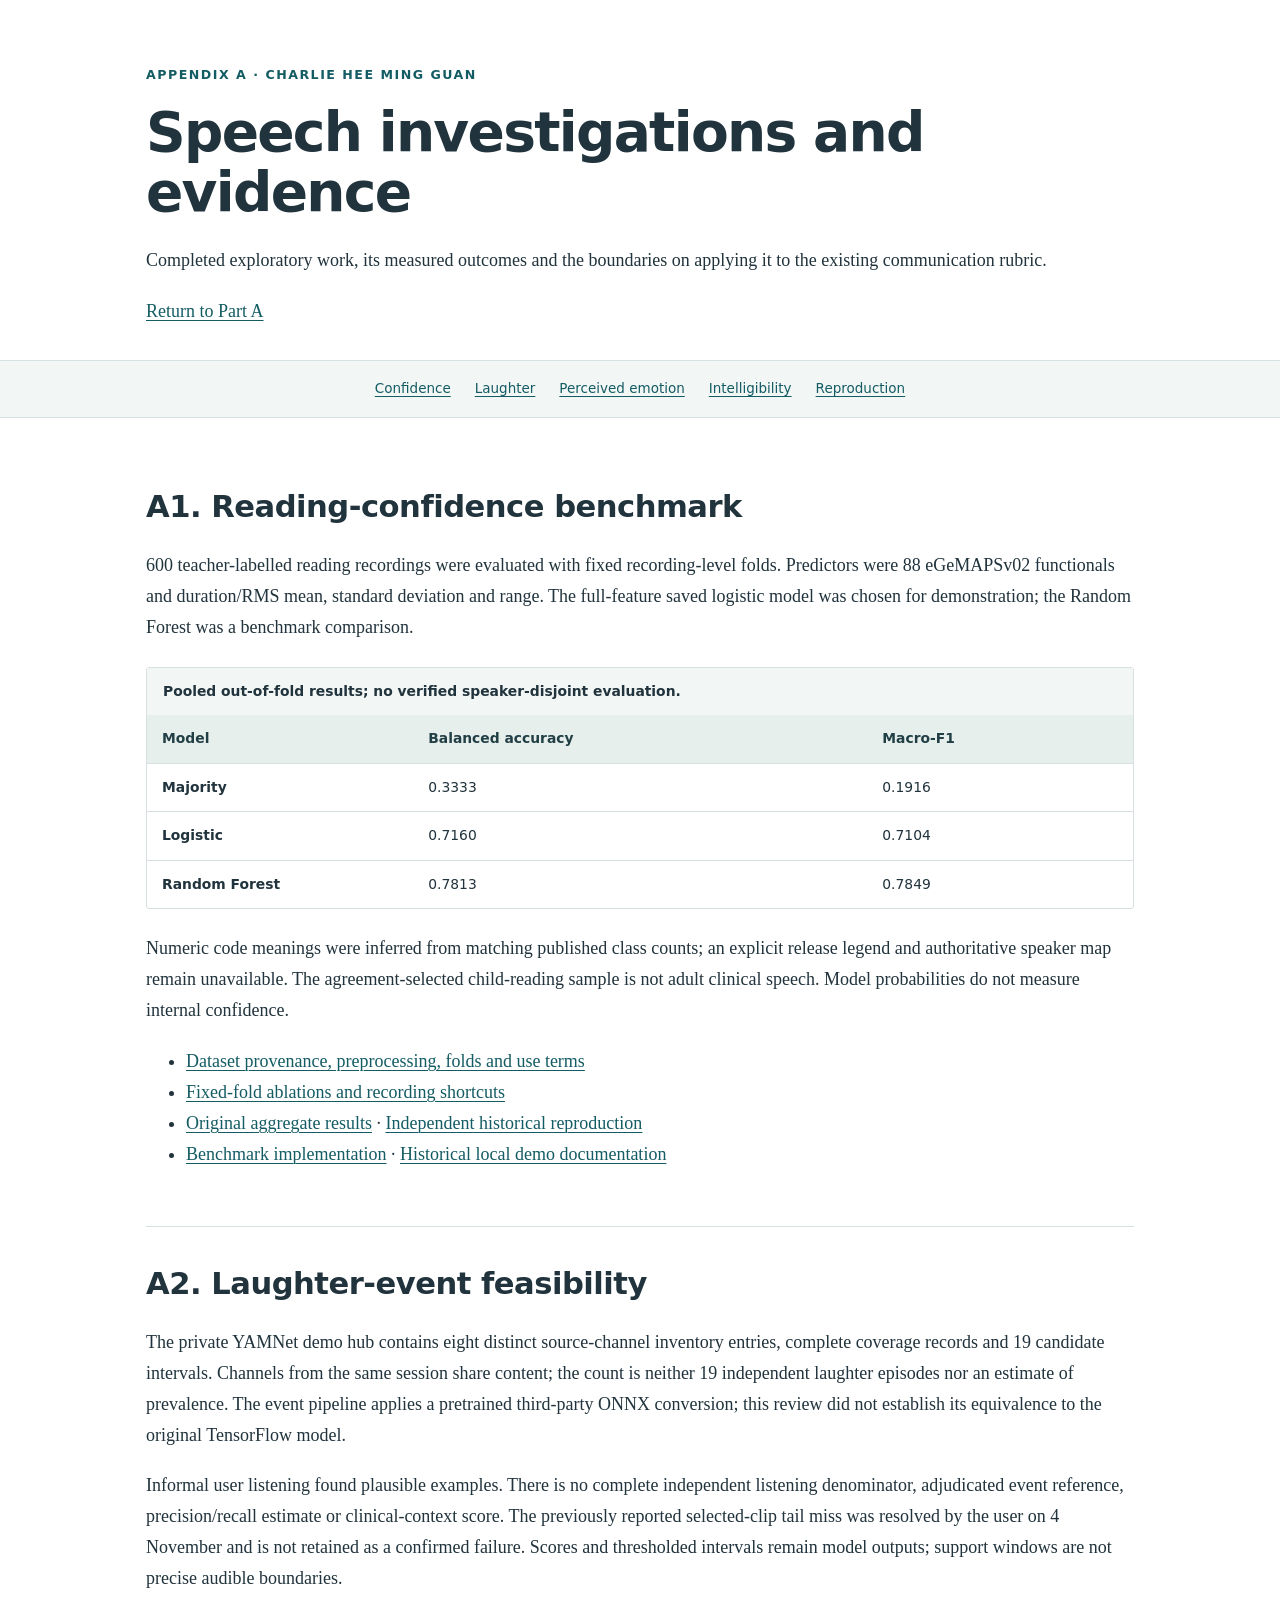
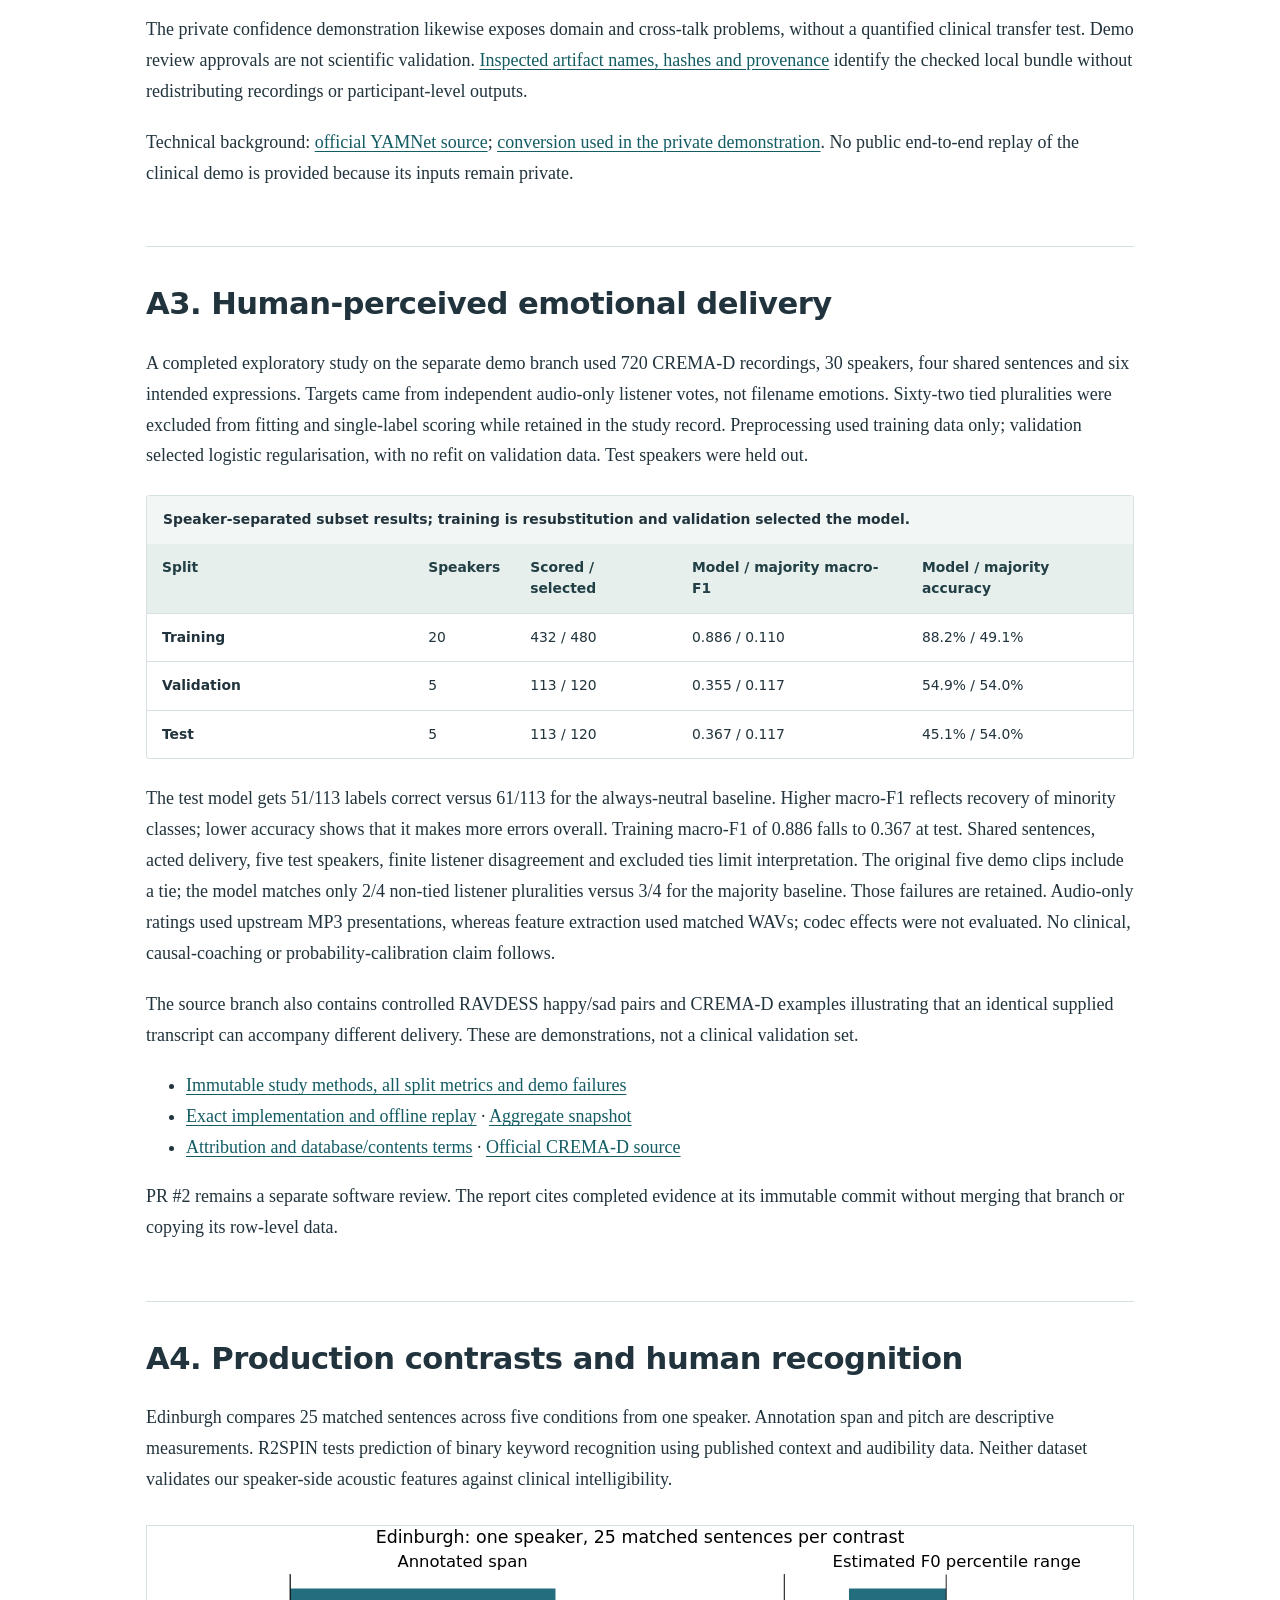
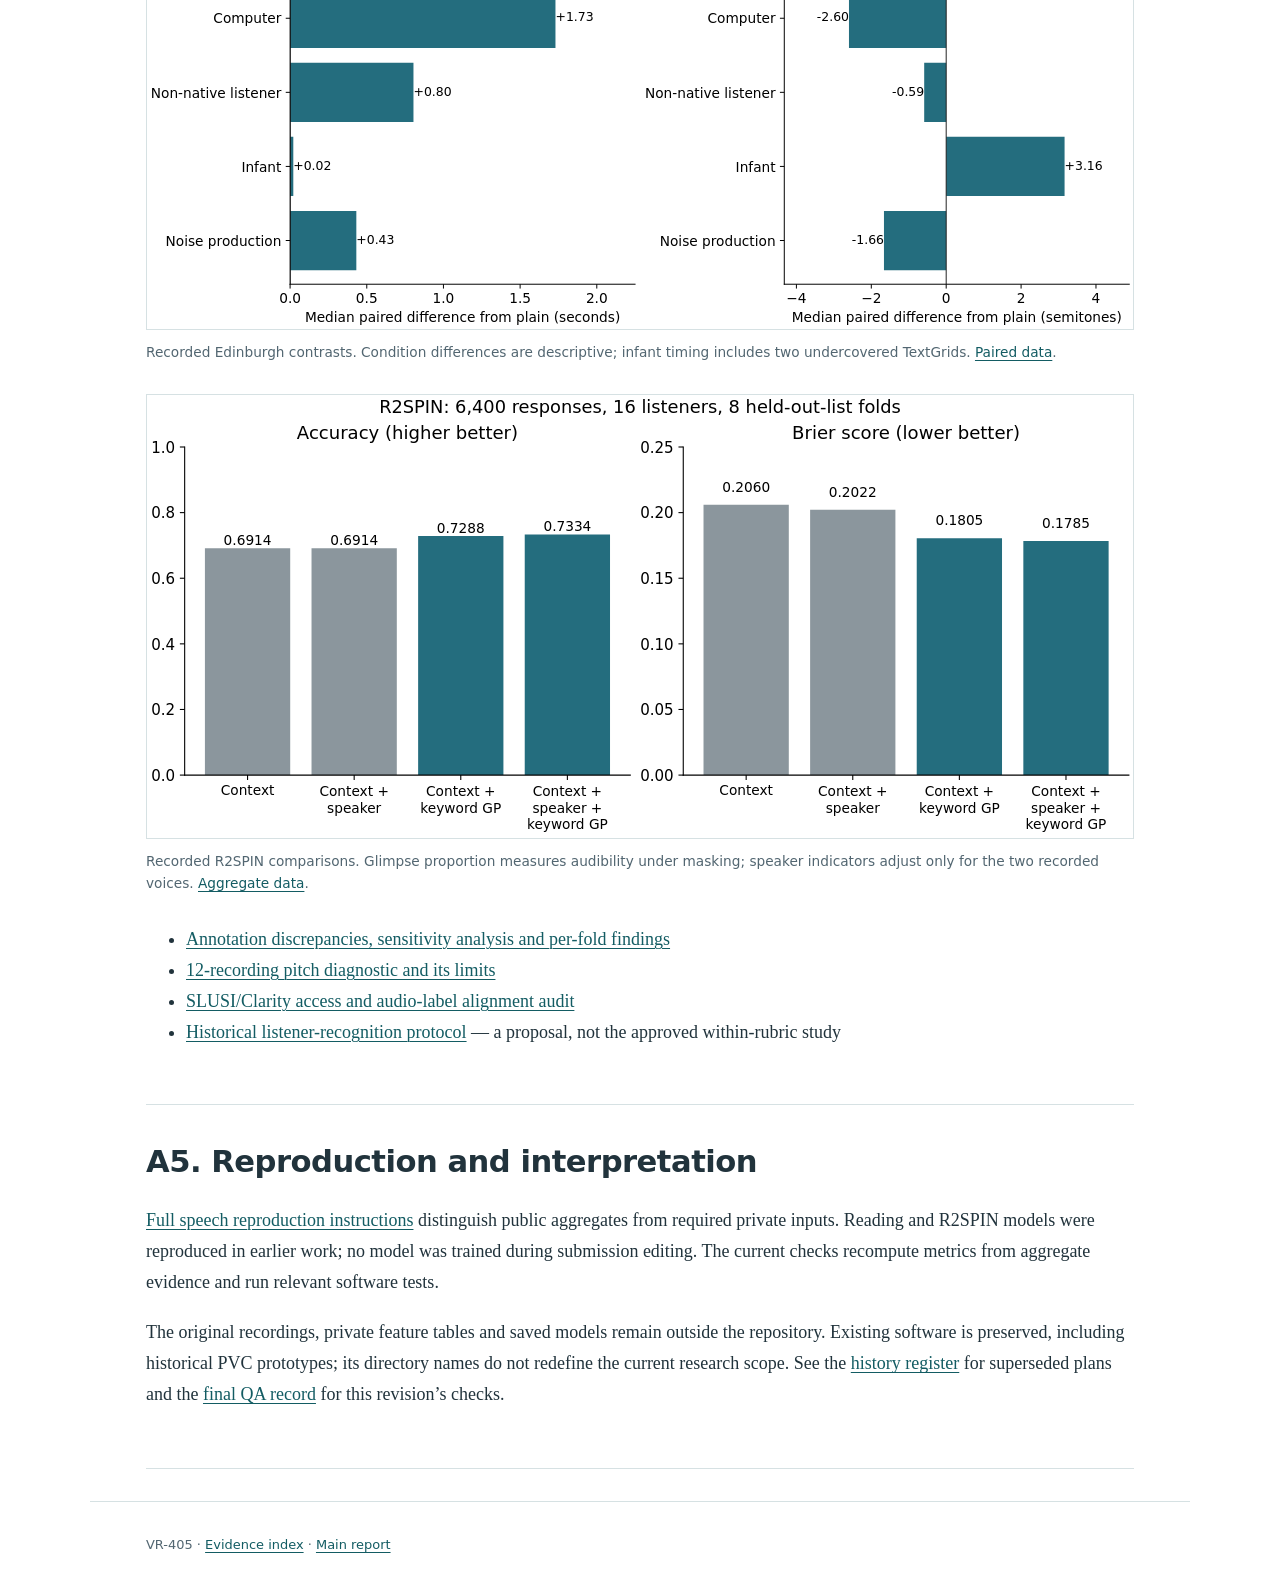
<file: docs/speech-evidence.html>
<!doctype html><html lang="en"><head><meta charset="utf-8"><meta name="viewport" content="width=device-width,initial-scale=1"><title>VR-405 · Appendix A · Speech evidence</title><link rel="stylesheet" href="../index.css"></head><body><header class="masthead"><p class="eyebrow">Appendix A · Charlie Hee Ming Guan</p><h1>Speech investigations and evidence</h1><p>Completed exploratory work, its measured outcomes and the boundaries on applying it to the existing communication rubric.</p><a href="../index.html#part-a">Return to Part A</a></header><nav aria-label="Speech evidence navigation"><a href="#confidence">Confidence</a><a href="#laughter">Laughter</a><a href="#emotion">Perceived emotion</a><a href="#intelligibility">Intelligibility</a><a href="#reproduction">Reproduction</a></nav><main>
<section id="confidence"><h2>A1. Reading-confidence benchmark</h2><p>600 teacher-labelled reading recordings were evaluated with fixed recording-level folds. Predictors were 88 eGeMAPSv02 functionals and duration/RMS mean, standard deviation and range. The full-feature saved logistic model was chosen for demonstration; the Random Forest was a benchmark comparison.</p><div class="table-scroll" role="region" tabindex="0" aria-label="Reading confidence results"><table><caption>Pooled out-of-fold results; no verified speaker-disjoint evaluation.</caption><thead><tr><th>Model</th><th>Balanced accuracy</th><th>Macro-F1</th></tr></thead><tbody><tr><th>Majority</th><td>0.3333</td><td>0.1916</td></tr><tr><th>Logistic</th><td>0.7160</td><td>0.7104</td></tr><tr><th>Random Forest</th><td>0.7813</td><td>0.7849</td></tr></tbody></table></div><p>Numeric code meanings were inferred from matching published class counts; an explicit release legend and authoritative speaker map remain unavailable. The agreement-selected child-reading sample is not adult clinical speech. Model probabilities do not measure internal confidence.</p><ul><li><a href="reading_confidence_benchmark.md">Dataset provenance, preprocessing, folds and use terms</a></li><li><a href="reading_confidence_ablation.md">Fixed-fold ablations and recording shortcuts</a></li><li><a href="../prototype/pvc/results/reading_confidence/evaluation.json">Original aggregate results</a> · <a href="results/reading_reproduction.csv">Independent historical reproduction</a></li><li><a href="../prototype/pvc/reading_benchmark.py">Benchmark implementation</a> · <a href="live_confidence_demo.md">Historical local demo documentation</a></li></ul></section>
<section id="laughter"><h2>A2. Laughter-event feasibility</h2><p>The private YAMNet demo hub contains eight distinct source-channel inventory entries, complete coverage records and 19 candidate intervals. Channels from the same session share content; the count is neither 19 independent laughter episodes nor an estimate of prevalence. The event pipeline applies a pretrained third-party ONNX conversion; this review did not establish its equivalence to the original TensorFlow model.</p><p>Informal user listening found plausible examples. There is no complete independent listening denominator, adjudicated event reference, precision/recall estimate or clinical-context score. The previously reported selected-clip tail miss was resolved by the user on 4 November and is not retained as a confirmed failure. Scores and thresholded intervals remain model outputs; support windows are not precise audible boundaries.</p><p>The private confidence demonstration likewise exposes domain and cross-talk problems, without a quantified clinical transfer test. Demo review approvals are not scientific validation. <a href="research/examiner-feedback-revision.md#verified-evidence">Inspected artifact names, hashes and provenance</a> identify the checked local bundle without redistributing recordings or participant-level outputs.</p><p>Technical background: <a href="https://github.com/tensorflow/models/tree/master/research/audioset/yamnet">official YAMNet source</a>; <a href="https://github.com/uhstray-io/zerds-public/tree/main/models/yamnet">conversion used in the private demonstration</a>. No public end-to-end replay of the clinical demo is provided because its inputs remain private.</p></section>
<section id="emotion"><h2>A3. Human-perceived emotional delivery</h2><p>A completed exploratory study on the separate demo branch used 720 CREMA-D recordings, 30 speakers, four shared sentences and six intended expressions. Targets came from independent audio-only listener votes, not filename emotions. Sixty-two tied pluralities were excluded from fitting and single-label scoring while retained in the study record. Preprocessing used training data only; validation selected logistic regularisation, with no refit on validation data. Test speakers were held out.</p><div class="table-scroll" role="region" tabindex="0" aria-label="Perceived emotion results"><table><caption>Speaker-separated subset results; training is resubstitution and validation selected the model.</caption><thead><tr><th>Split</th><th>Speakers</th><th>Scored / selected</th><th>Model / majority macro-F1</th><th>Model / majority accuracy</th></tr></thead><tbody><tr><th>Training</th><td>20</td><td>432 / 480</td><td>0.886 / 0.110</td><td>88.2% / 49.1%</td></tr><tr><th>Validation</th><td>5</td><td>113 / 120</td><td>0.355 / 0.117</td><td>54.9% / 54.0%</td></tr><tr><th>Test</th><td>5</td><td>113 / 120</td><td>0.367 / 0.117</td><td>45.1% / 54.0%</td></tr></tbody></table></div><p>The test model gets 51/113 labels correct versus 61/113 for the always-neutral baseline. Higher macro-F1 reflects recovery of minority classes; lower accuracy shows that it makes more errors overall. Training macro-F1 of 0.886 falls to 0.367 at test. Shared sentences, acted delivery, five test speakers, finite listener disagreement and excluded ties limit interpretation. The original five demo clips include a tie; the model matches only 2/4 non-tied listener pluralities versus 3/4 for the majority baseline. Those failures are retained. Audio-only ratings used upstream MP3 presentations, whereas feature extraction used matched WAVs; codec effects were not evaluated. No clinical, causal-coaching or probability-calibration claim follows.</p><p>The source branch also contains controlled RAVDESS happy/sad pairs and CREMA-D examples illustrating that an identical supplied transcript can accompany different delivery. These are demonstrations, not a clinical validation set.</p><ul><li><a href="https://github.com/Charlieheemg/VR-405/blob/276b179479be5fdf3a5cf8d09edc36d95c79643b/prototype/pvc/emotion_demo/study_results/METHODS.md">Immutable study methods, all split metrics and demo failures</a></li><li><a href="https://github.com/Charlieheemg/VR-405/blob/276b179479be5fdf3a5cf8d09edc36d95c79643b/prototype/pvc/emotion_demo/study.py">Exact implementation and offline replay</a> · <a href="results/emotion-study-summary.json">Aggregate snapshot</a></li><li><a href="https://github.com/Charlieheemg/VR-405/blob/276b179479be5fdf3a5cf8d09edc36d95c79643b/prototype/pvc/emotion_demo/study_results/DATA_LICENSE.md">Attribution and database/contents terms</a> · <a href="https://github.com/CheyneyComputerScience/CREMA-D">Official CREMA-D source</a></li></ul><p>PR #2 remains a separate software review. The report cites completed evidence at its immutable commit without merging that branch or copying its row-level data.</p></section>
<section id="intelligibility"><h2>A4. Production contrasts and human recognition</h2><p>Edinburgh compares 25 matched sentences across five conditions from one speaker. Annotation span and pitch are descriptive measurements. R2SPIN tests prediction of binary keyword recognition using published context and audibility data. Neither dataset validates our speaker-side acoustic features against clinical intelligibility.</p><figure><a href="../assets/figures/edinburgh.svg" aria-label="Open Edinburgh figure at full size"><img src="../assets/figures/edinburgh.svg" alt="Median condition-minus-plain changes in annotated span and estimated pitch range for 25 sentences from one speaker"></a><figcaption>Recorded Edinburgh contrasts. Condition differences are descriptive; infant timing includes two undercovered TextGrids. <a href="results/edinburgh_paired.csv">Paired data</a>.</figcaption></figure><figure><a href="../assets/figures/r2spin.svg" aria-label="Open R2SPIN figure at full size"><img src="../assets/figures/r2spin.svg" alt="R2SPIN held-out-list accuracy and Brier score comparisons using context, speaker indicator and published keyword glimpse proportion"></a><figcaption>Recorded R2SPIN comparisons. Glimpse proportion measures audibility under masking; speaker indicators adjust only for the two recorded voices. <a href="results/r2spin_summary.csv">Aggregate data</a>.</figcaption></figure><ul><li><a href="results/measurement-audit.md">Annotation discrepancies, sensitivity analysis and per-fold findings</a></li><li><a href="results/pitch-quality-review.md">12-recording pitch diagnostic and its limits</a></li><li><a href="research/dataset-decision.md">SLUSI/Clarity access and audio-label alignment audit</a></li><li><a href="methodology/listener-validation.md">Historical listener-recognition protocol</a> — a proposal, not the approved within-rubric study</li></ul></section>
<section id="reproduction"><h2>A5. Reproduction and interpretation</h2><p><a href="methodology/reproduction.md">Full speech reproduction instructions</a> distinguish public aggregates from required private inputs. Reading and R2SPIN models were reproduced in earlier work; no model was trained during submission editing. The current checks recompute metrics from aggregate evidence and run relevant software tests.</p><p>The original recordings, private feature tables and saved models remain outside the repository. Existing software is preserved, including historical PVC prototypes; its directory names do not redefine the current research scope. See the <a href="history.md">history register</a> for superseded plans and the <a href="submission-review.md">final QA record</a> for this revision’s checks.</p></section></main><footer>VR-405 · <a href="evidence.html">Evidence index</a> · <a href="../index.html">Main report</a></footer></body></html>
</file>
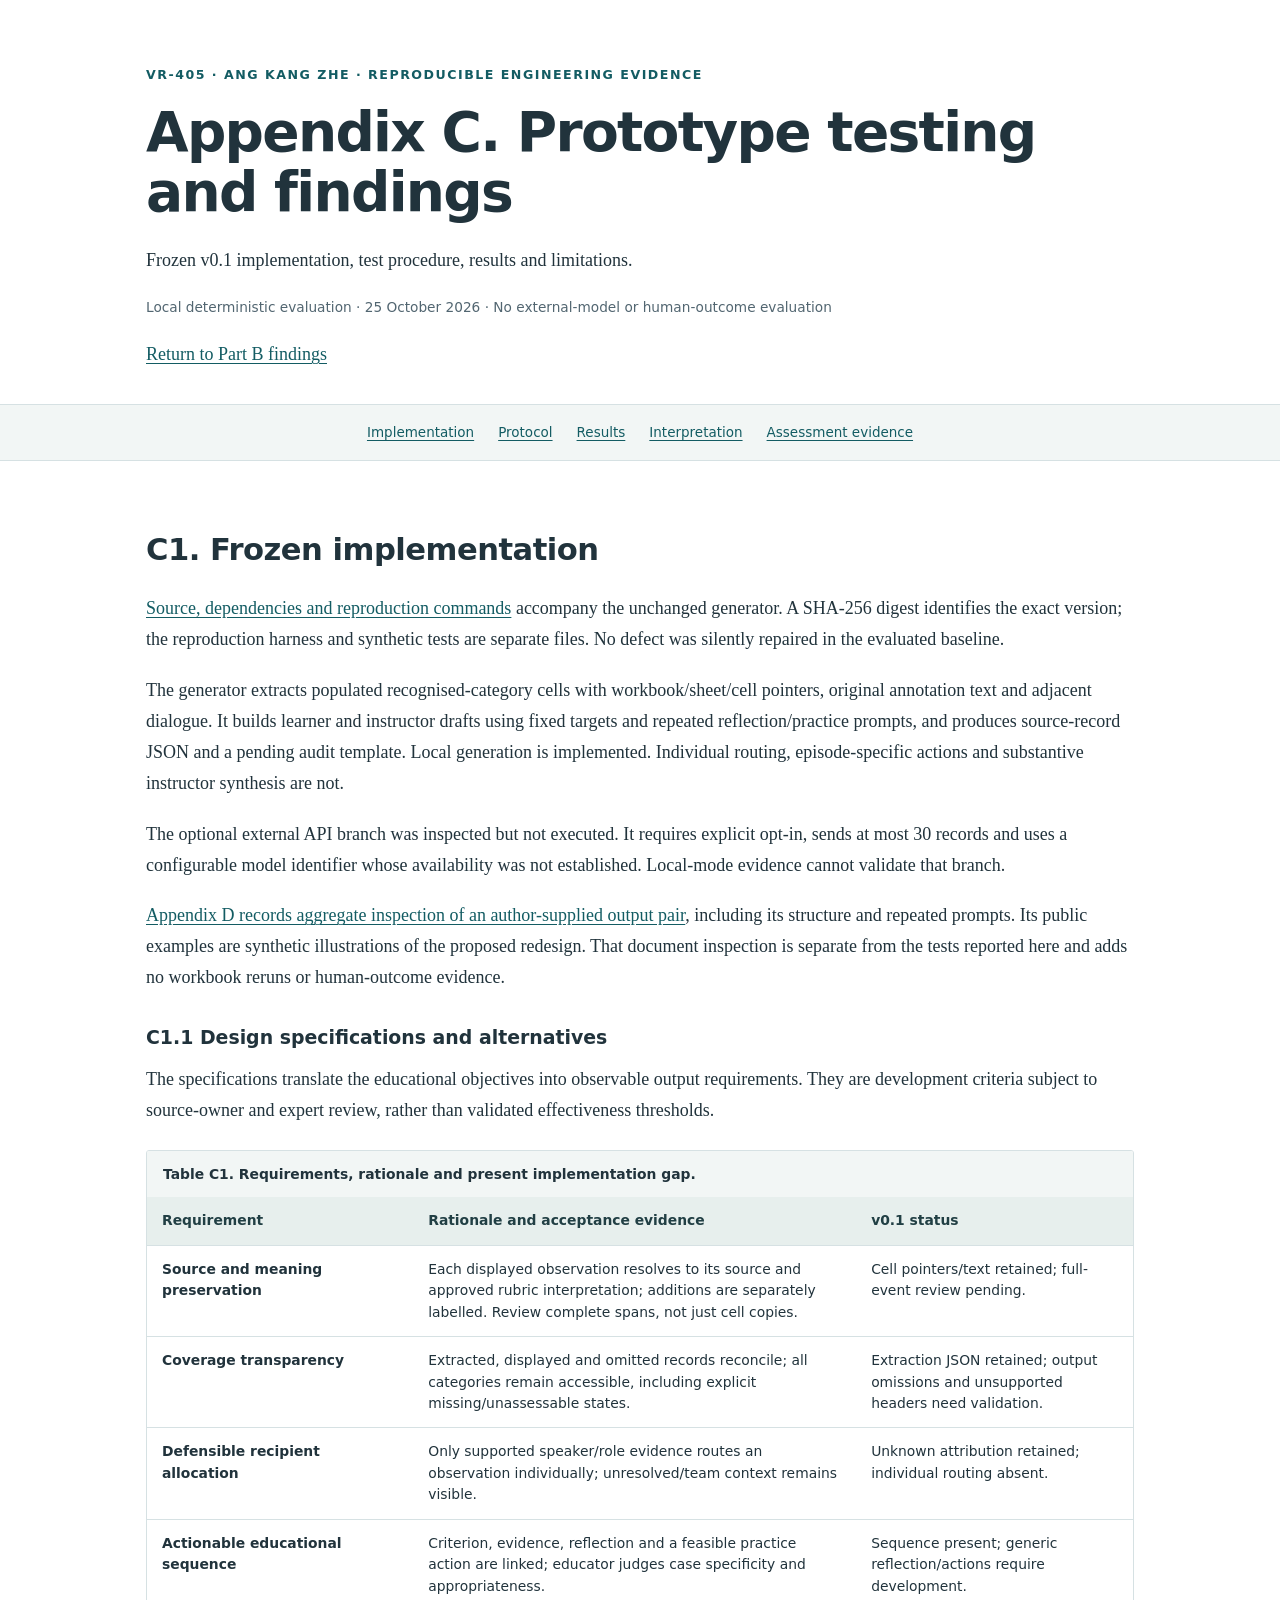
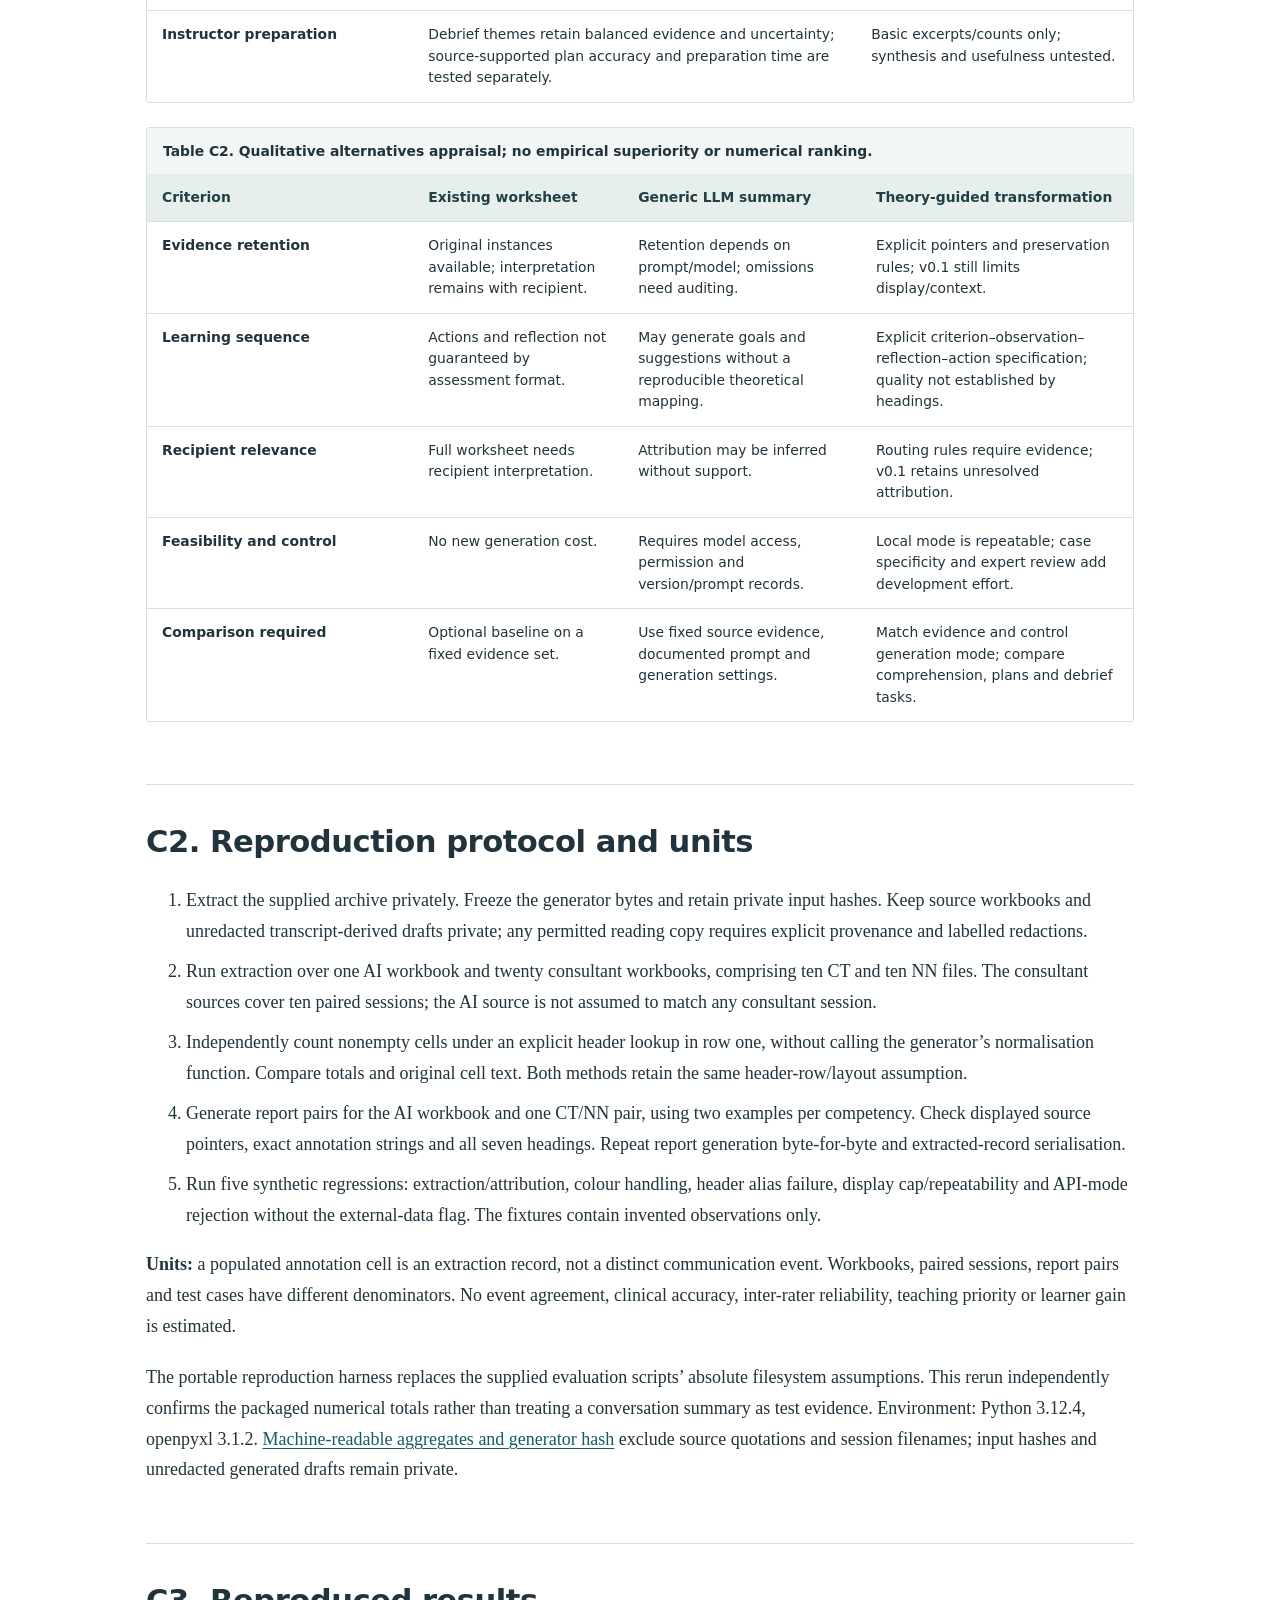
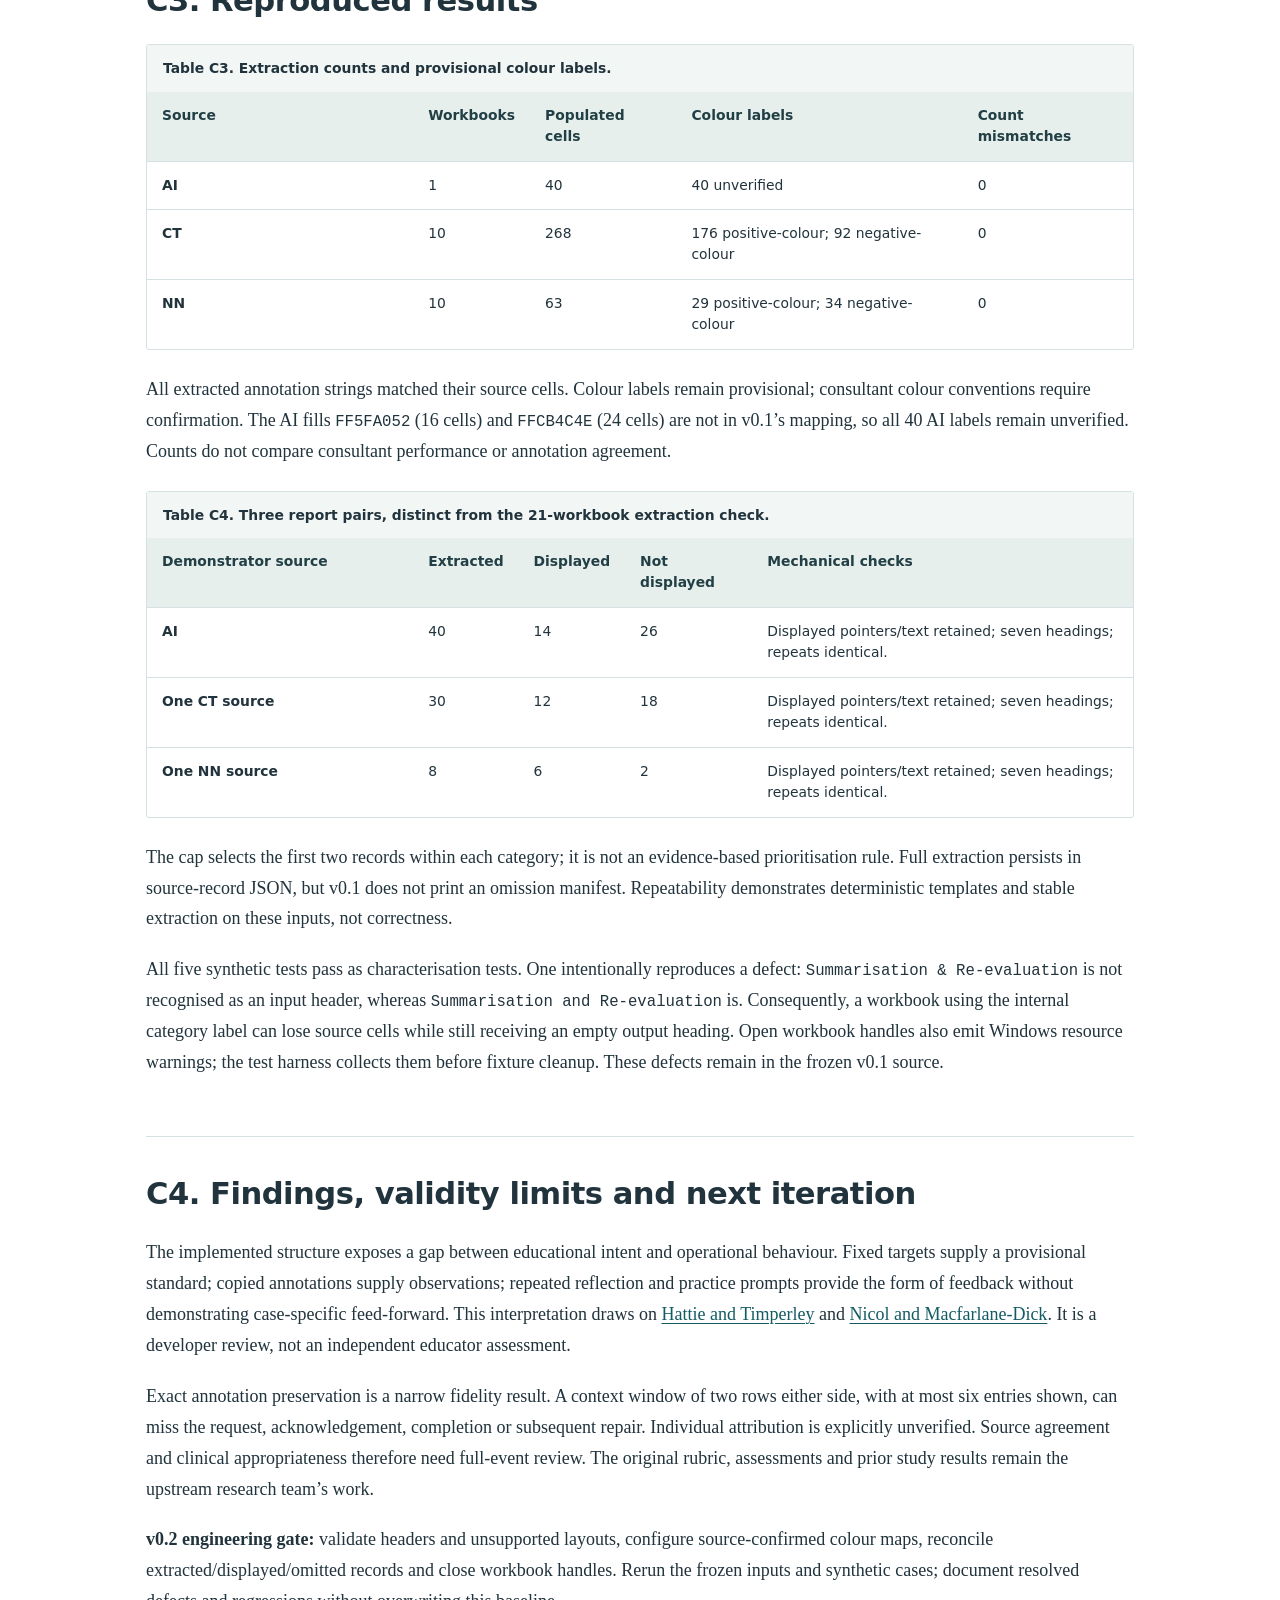
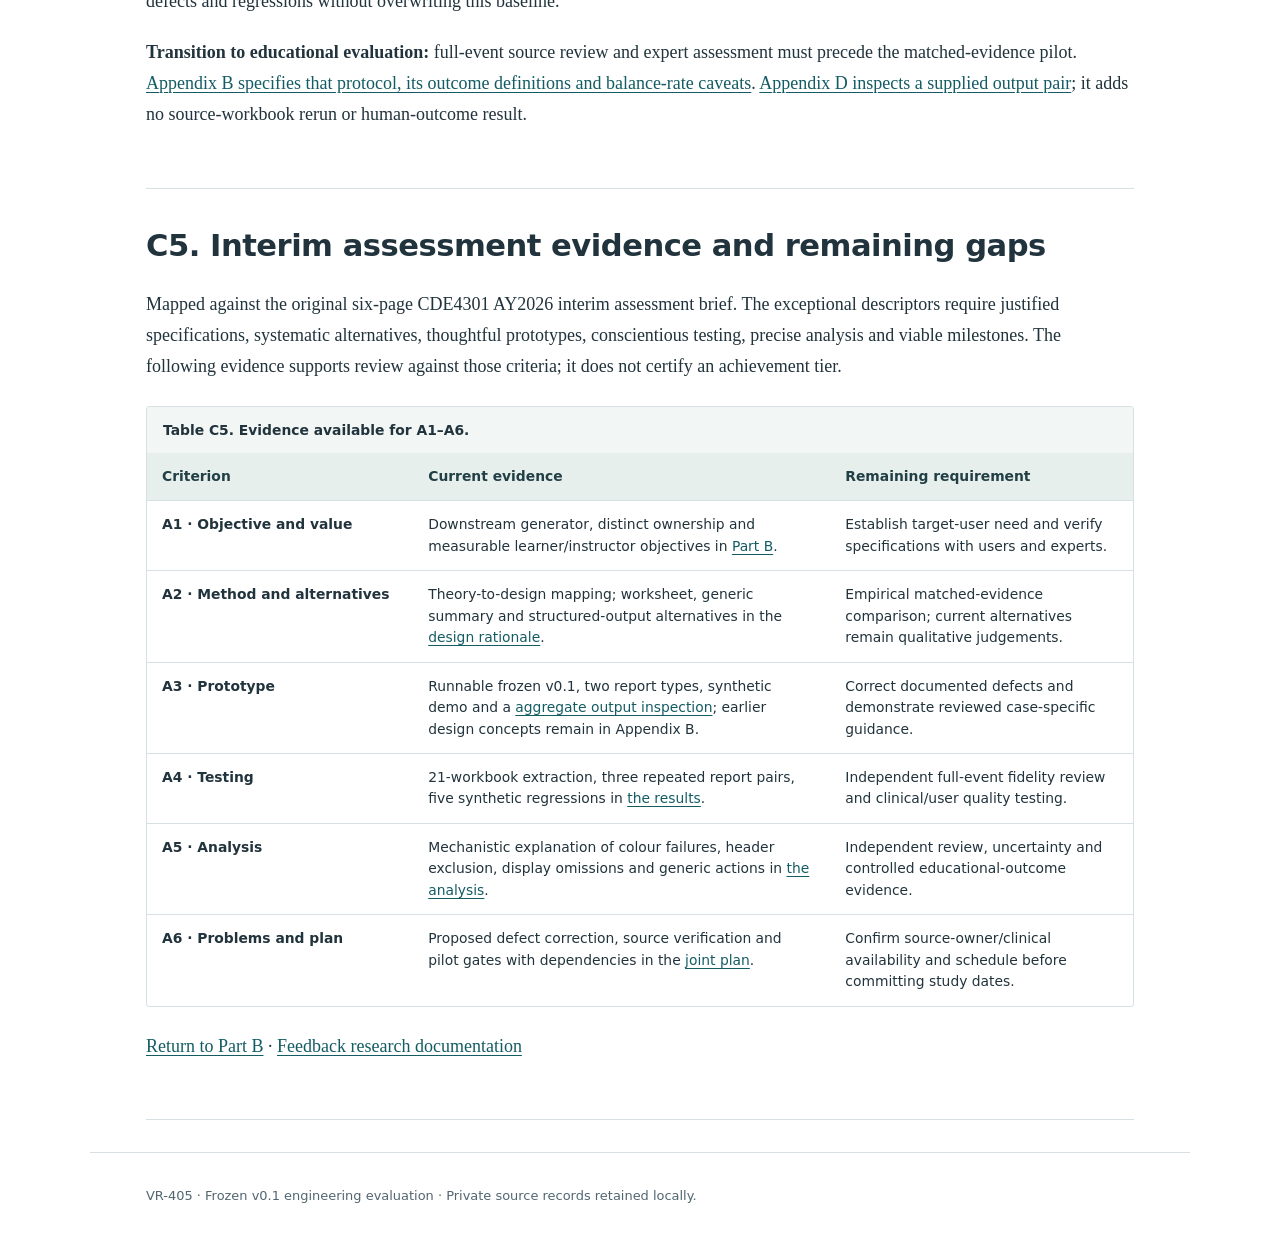
<file: docs/feedback/evaluation-v01.html>
<!doctype html>
<html lang="en"><head><meta charset="utf-8"><meta name="viewport" content="width=device-width, initial-scale=1"><title>Appendix C · Prototype testing and findings</title><link rel="stylesheet" href="../../index.css"><link rel="stylesheet" href="report-evidence.css"></head><body>
<header class="masthead"><p class="eyebrow">VR-405 · Ang Kang Zhe · Reproducible engineering evidence</p><h1>Appendix C. Prototype testing and findings</h1><p>Frozen v0.1 implementation, test procedure, results and limitations.</p><p class="status">Local deterministic evaluation · 25 October 2026 · No external-model or human-outcome evaluation</p><a href="../../index.html#feedback-evaluation">Return to Part B findings</a></header>
<nav aria-label="Evaluation navigation"><a href="#implementation">Implementation</a><a href="#protocol">Protocol</a><a href="#results">Results</a><a href="#interpretation">Interpretation</a><a href="#rubric">Assessment evidence</a></nav><main>
<section id="implementation"><h2>C1. Frozen implementation</h2>
<p><a href="../../prototype/feedback/v0.1/README.md">Source, dependencies and reproduction commands</a> accompany the unchanged generator. A SHA-256 digest identifies the exact version; the reproduction harness and synthetic tests are separate files. No defect was silently repaired in the evaluated baseline.</p>
<p>The generator extracts populated recognised-category cells with workbook/sheet/cell pointers, original annotation text and adjacent dialogue. It builds learner and instructor drafts using fixed targets and repeated reflection/practice prompts, and produces source-record JSON and a pending audit template. Local generation is implemented. Individual routing, episode-specific actions and substantive instructor synthesis are not.</p>
<p>The optional external API branch was inspected but not executed. It requires explicit opt-in, sends at most 30 records and uses a configurable model identifier whose availability was not established. Local-mode evidence cannot validate that branch.</p>
<p><a href="output-v01.html">Appendix D records aggregate inspection of an author-supplied output pair</a>, including its structure and repeated prompts. Its public examples are synthetic illustrations of the proposed redesign. That document inspection is separate from the tests reported here and adds no workbook reruns or human-outcome evidence.</p>
<h3>C1.1 Design specifications and alternatives</h3>
<p>The specifications translate the educational objectives into observable output requirements. They are development criteria subject to source-owner and expert review, rather than validated effectiveness thresholds.</p>
<div class="table-scroll" role="region" aria-label="Feedback specifications" tabindex="0"><table><caption>Table C1. Requirements, rationale and present implementation gap.</caption><thead><tr><th scope="col">Requirement</th><th scope="col">Rationale and acceptance evidence</th><th scope="col">v0.1 status</th></tr></thead><tbody>
<tr><th scope="row">Source and meaning preservation</th><td>Each displayed observation resolves to its source and approved rubric interpretation; additions are separately labelled. Review complete spans, not just cell copies.</td><td>Cell pointers/text retained; full-event review pending.</td></tr>
<tr><th scope="row">Coverage transparency</th><td>Extracted, displayed and omitted records reconcile; all categories remain accessible, including explicit missing/unassessable states.</td><td>Extraction JSON retained; output omissions and unsupported headers need validation.</td></tr>
<tr><th scope="row">Defensible recipient allocation</th><td>Only supported speaker/role evidence routes an observation individually; unresolved/team context remains visible.</td><td>Unknown attribution retained; individual routing absent.</td></tr>
<tr><th scope="row">Actionable educational sequence</th><td>Criterion, evidence, reflection and a feasible practice action are linked; educator judges case specificity and appropriateness.</td><td>Sequence present; generic reflection/actions require development.</td></tr>
<tr><th scope="row">Instructor preparation</th><td>Debrief themes retain balanced evidence and uncertainty; source-supported plan accuracy and preparation time are tested separately.</td><td>Basic excerpts/counts only; synthesis and usefulness untested.</td></tr>
</tbody></table></div>
<div class="table-scroll" role="region" aria-label="Systematic presentation alternatives" tabindex="0"><table><caption>Table C2. Qualitative alternatives appraisal; no empirical superiority or numerical ranking.</caption><thead><tr><th scope="col">Criterion</th><th scope="col">Existing worksheet</th><th scope="col">Generic LLM summary</th><th scope="col">Theory-guided transformation</th></tr></thead><tbody>
<tr><th scope="row">Evidence retention</th><td>Original instances available; interpretation remains with recipient.</td><td>Retention depends on prompt/model; omissions need auditing.</td><td>Explicit pointers and preservation rules; v0.1 still limits display/context.</td></tr>
<tr><th scope="row">Learning sequence</th><td>Actions and reflection not guaranteed by assessment format.</td><td>May generate goals and suggestions without a reproducible theoretical mapping.</td><td>Explicit criterion–observation–reflection–action specification; quality not established by headings.</td></tr>
<tr><th scope="row">Recipient relevance</th><td>Full worksheet needs recipient interpretation.</td><td>Attribution may be inferred without support.</td><td>Routing rules require evidence; v0.1 retains unresolved attribution.</td></tr>
<tr><th scope="row">Feasibility and control</th><td>No new generation cost.</td><td>Requires model access, permission and version/prompt records.</td><td>Local mode is repeatable; case specificity and expert review add development effort.</td></tr>
<tr><th scope="row">Comparison required</th><td>Optional baseline on a fixed evidence set.</td><td>Use fixed source evidence, documented prompt and generation settings.</td><td>Match evidence and control generation mode; compare comprehension, plans and debrief tasks.</td></tr>
</tbody></table></div></section>
<section id="protocol"><h2>C2. Reproduction protocol and units</h2>
<ol><li>Extract the supplied archive privately. Freeze the generator bytes and retain private input hashes. Keep source workbooks and unredacted transcript-derived drafts private; any permitted reading copy requires explicit provenance and labelled redactions.</li><li>Run extraction over one AI workbook and twenty consultant workbooks, comprising ten CT and ten NN files. The consultant sources cover ten paired sessions; the AI source is not assumed to match any consultant session.</li><li>Independently count nonempty cells under an explicit header lookup in row one, without calling the generator’s normalisation function. Compare totals and original cell text. Both methods retain the same header-row/layout assumption.</li><li>Generate report pairs for the AI workbook and one CT/NN pair, using two examples per competency. Check displayed source pointers, exact annotation strings and all seven headings. Repeat report generation byte-for-byte and extracted-record serialisation.</li><li>Run five synthetic regressions: extraction/attribution, colour handling, header alias failure, display cap/repeatability and API-mode rejection without the external-data flag. The fixtures contain invented observations only.</li></ol>
<p><strong>Units:</strong> a populated annotation cell is an extraction record, not a distinct communication event. Workbooks, paired sessions, report pairs and test cases have different denominators. No event agreement, clinical accuracy, inter-rater reliability, teaching priority or learner gain is estimated.</p>
<p>The portable reproduction harness replaces the supplied evaluation scripts’ absolute filesystem assumptions. This rerun independently confirms the packaged numerical totals rather than treating a conversation summary as test evidence. Environment: Python 3.12.4, openpyxl 3.1.2. <a href="results/v01-aggregate.json">Machine-readable aggregates and generator hash</a> exclude source quotations and session filenames; input hashes and unredacted generated drafts remain private.</p>
</section>
<section id="results"><h2>C3. Reproduced results</h2>
<div class="table-scroll" role="region" aria-label="Extraction results by source" tabindex="0"><table><caption>Table C3. Extraction counts and provisional colour labels.</caption><thead><tr><th scope="col">Source</th><th scope="col">Workbooks</th><th scope="col">Populated cells</th><th scope="col">Colour labels</th><th scope="col">Count mismatches</th></tr></thead><tbody>
<tr><th scope="row">AI</th><td>1</td><td>40</td><td>40 unverified</td><td>0</td></tr>
<tr><th scope="row">CT</th><td>10</td><td>268</td><td>176 positive-colour; 92 negative-colour</td><td>0</td></tr>
<tr><th scope="row">NN</th><td>10</td><td>63</td><td>29 positive-colour; 34 negative-colour</td><td>0</td></tr>
</tbody></table></div>
<p>All extracted annotation strings matched their source cells. Colour labels remain provisional; consultant colour conventions require confirmation. The AI fills <code>FF5FA052</code> (16 cells) and <code>FFCB4C4E</code> (24 cells) are not in v0.1’s mapping, so all 40 AI labels remain unverified. Counts do not compare consultant performance or annotation agreement.</p>
<div class="table-scroll" role="region" aria-label="Displayed record coverage" tabindex="0"><table><caption>Table C4. Three report pairs, distinct from the 21-workbook extraction check.</caption><thead><tr><th scope="col">Demonstrator source</th><th scope="col">Extracted</th><th scope="col">Displayed</th><th scope="col">Not displayed</th><th scope="col">Mechanical checks</th></tr></thead><tbody>
<tr><th scope="row">AI</th><td>40</td><td>14</td><td>26</td><td>Displayed pointers/text retained; seven headings; repeats identical.</td></tr>
<tr><th scope="row">One CT source</th><td>30</td><td>12</td><td>18</td><td>Displayed pointers/text retained; seven headings; repeats identical.</td></tr>
<tr><th scope="row">One NN source</th><td>8</td><td>6</td><td>2</td><td>Displayed pointers/text retained; seven headings; repeats identical.</td></tr>
</tbody></table></div>
<p>The cap selects the first two records within each category; it is not an evidence-based prioritisation rule. Full extraction persists in source-record JSON, but v0.1 does not print an omission manifest. Repeatability demonstrates deterministic templates and stable extraction on these inputs, not correctness.</p>
<p>All five synthetic tests pass as characterisation tests. One intentionally reproduces a defect: <code>Summarisation &amp; Re-evaluation</code> is not recognised as an input header, whereas <code>Summarisation and Re-evaluation</code> is. Consequently, a workbook using the internal category label can lose source cells while still receiving an empty output heading. Open workbook handles also emit Windows resource warnings; the test harness collects them before fixture cleanup. These defects remain in the frozen v0.1 source.</p>
</section>
<section id="interpretation"><h2>C4. Findings, validity limits and next iteration</h2>
<p>The implemented structure exposes a gap between educational intent and operational behaviour. Fixed targets supply a provisional standard; copied annotations supply observations; repeated reflection and practice prompts provide the form of feedback without demonstrating case-specific feed-forward. This interpretation draws on <a href="../../index.html#ref-hattie">Hattie and Timperley</a> and <a href="../../index.html#ref-nicol">Nicol and Macfarlane-Dick</a>. It is a developer review, not an independent educator assessment.</p>
<p>Exact annotation preservation is a narrow fidelity result. A context window of two rows either side, with at most six entries shown, can miss the request, acknowledgement, completion or subsequent repair. Individual attribution is explicitly unverified. Source agreement and clinical appropriateness therefore need full-event review. The original rubric, assessments and prior study results remain the upstream research team’s work.</p>
<p><strong>v0.2 engineering gate:</strong> validate headers and unsupported layouts, configure source-confirmed colour maps, reconcile extracted/displayed/omitted records and close workbook handles. Rerun the frozen inputs and synthetic cases; document resolved defects and regressions without overwriting this baseline.</p>
<p><strong>Transition to educational evaluation:</strong> full-event source review and expert assessment must precede the matched-evidence pilot. <a href="report-evidence.html#evaluation">Appendix B specifies that protocol, its outcome definitions and balance-rate caveats</a>. <a href="output-v01.html#inspection">Appendix D inspects a supplied output pair</a>; it adds no source-workbook rerun or human-outcome result.</p>
</section>
<section id="rubric"><h2>C5. Interim assessment evidence and remaining gaps</h2>
<p>Mapped against the original six-page CDE4301 AY2026 interim assessment brief. The exceptional descriptors require justified specifications, systematic alternatives, thoughtful prototypes, conscientious testing, precise analysis and viable milestones. The following evidence supports review against those criteria; it does not certify an achievement tier.</p>
<div class="table-scroll" role="region" aria-label="Assessment evidence and gaps" tabindex="0"><table><caption>Table C5. Evidence available for A1–A6.</caption><thead><tr><th scope="col">Criterion</th><th scope="col">Current evidence</th><th scope="col">Remaining requirement</th></tr></thead><tbody>
<tr><th scope="row">A1 · Objective and value</th><td>Downstream generator, distinct ownership and measurable learner/instructor objectives in <a href="../../index.html#part-b">Part B</a>.</td><td>Establish target-user need and verify specifications with users and experts.</td></tr>
<tr><th scope="row">A2 · Method and alternatives</th><td>Theory-to-design mapping; worksheet, generic summary and structured-output alternatives in the <a href="../../index.html#feedback-theory">design rationale</a>.</td><td>Empirical matched-evidence comparison; current alternatives remain qualitative judgements.</td></tr>
<tr><th scope="row">A3 · Prototype</th><td>Runnable frozen v0.1, two report types, synthetic demo and a <a href="output-v01.html">aggregate output inspection</a>; earlier design concepts remain in Appendix B.</td><td>Correct documented defects and demonstrate reviewed case-specific guidance.</td></tr>
<tr><th scope="row">A4 · Testing</th><td>21-workbook extraction, three repeated report pairs, five synthetic regressions in <a href="#results">the results</a>.</td><td>Independent full-event fidelity review and clinical/user quality testing.</td></tr>
<tr><th scope="row">A5 · Analysis</th><td>Mechanistic explanation of colour failures, header exclusion, display omissions and generic actions in <a href="#interpretation">the analysis</a>.</td><td>Independent review, uncertainty and controlled educational-outcome evidence.</td></tr>
<tr><th scope="row">A6 · Problems and plan</th><td>Proposed defect correction, source verification and pilot gates with dependencies in the <a href="../../index.html#conclusion">joint plan</a>.</td><td>Confirm source-owner/clinical availability and schedule before committing study dates.</td></tr>
</tbody></table></div>
<p><a href="../../index.html#part-b">Return to Part B</a> · <a href="README.md">Feedback research documentation</a></p>
</section></main><footer>VR-405 · Frozen v0.1 engineering evaluation · Private source records retained locally.</footer></body></html>
</file>
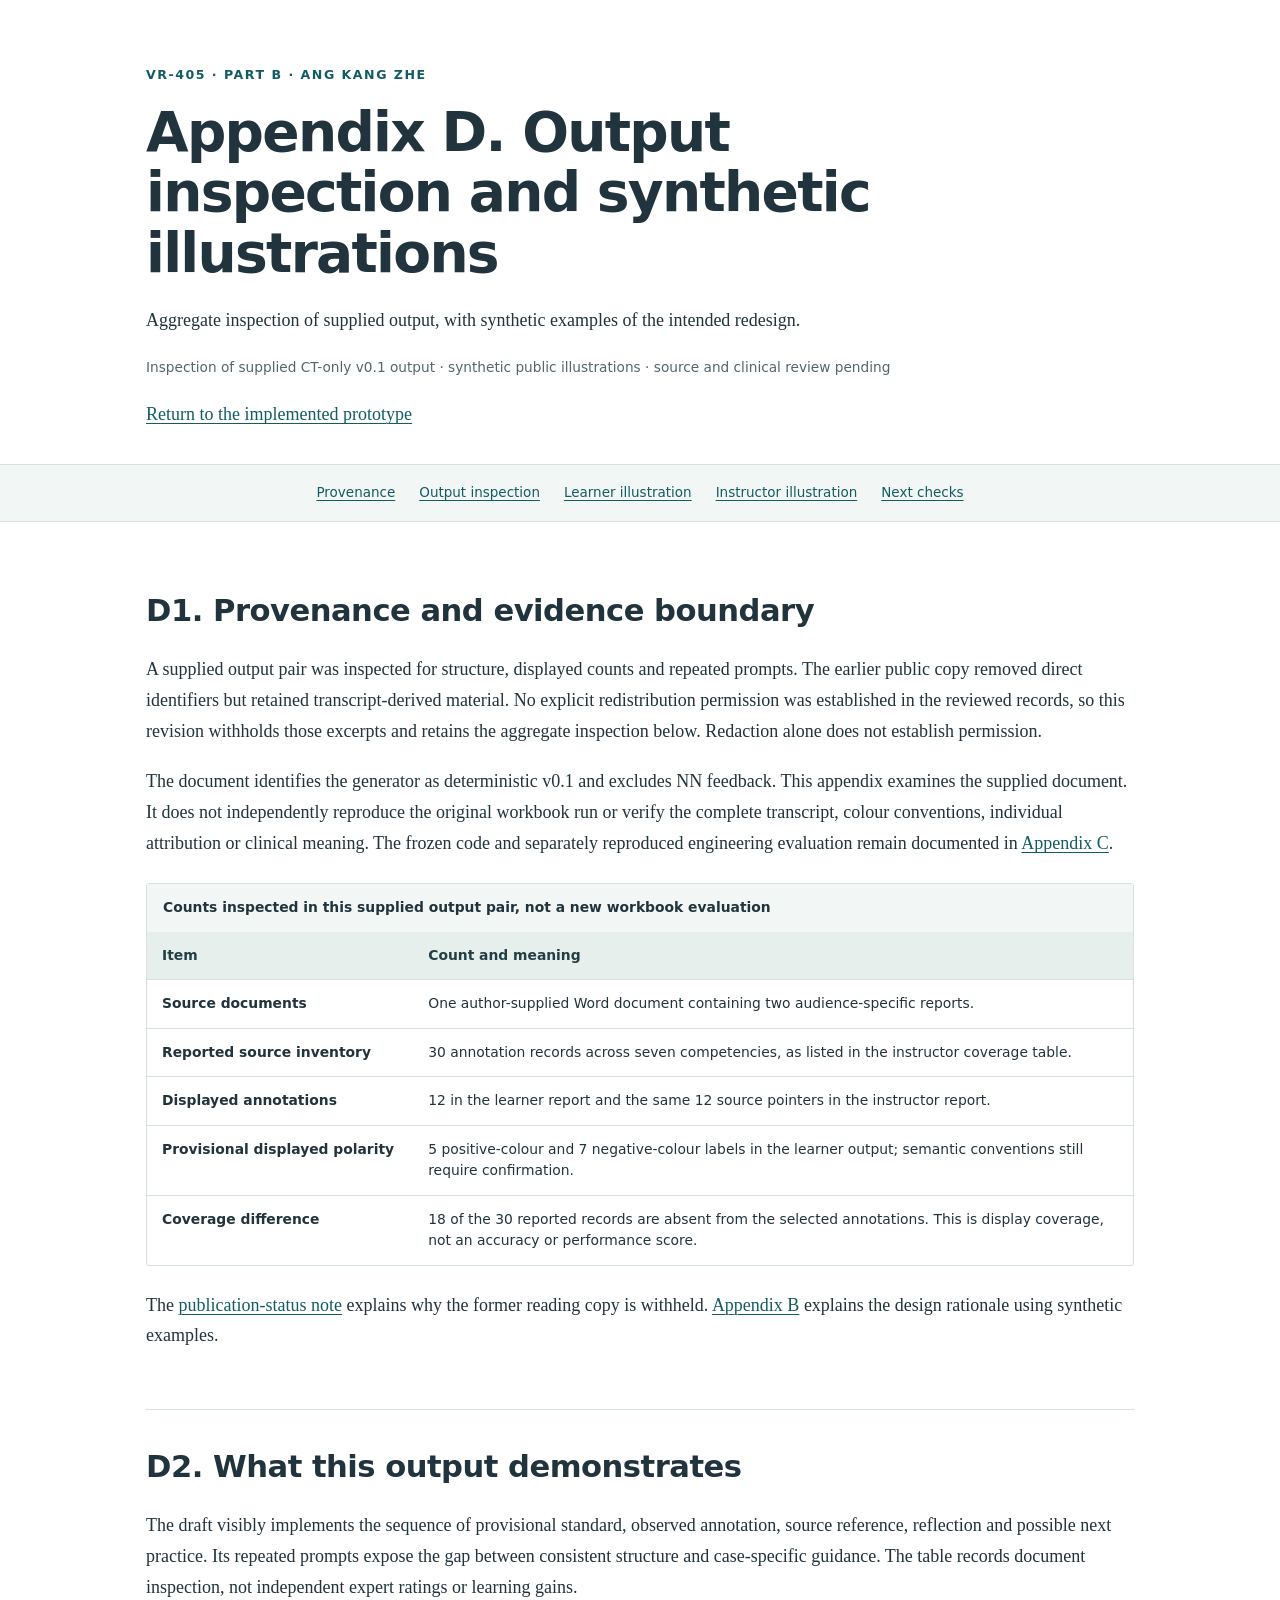
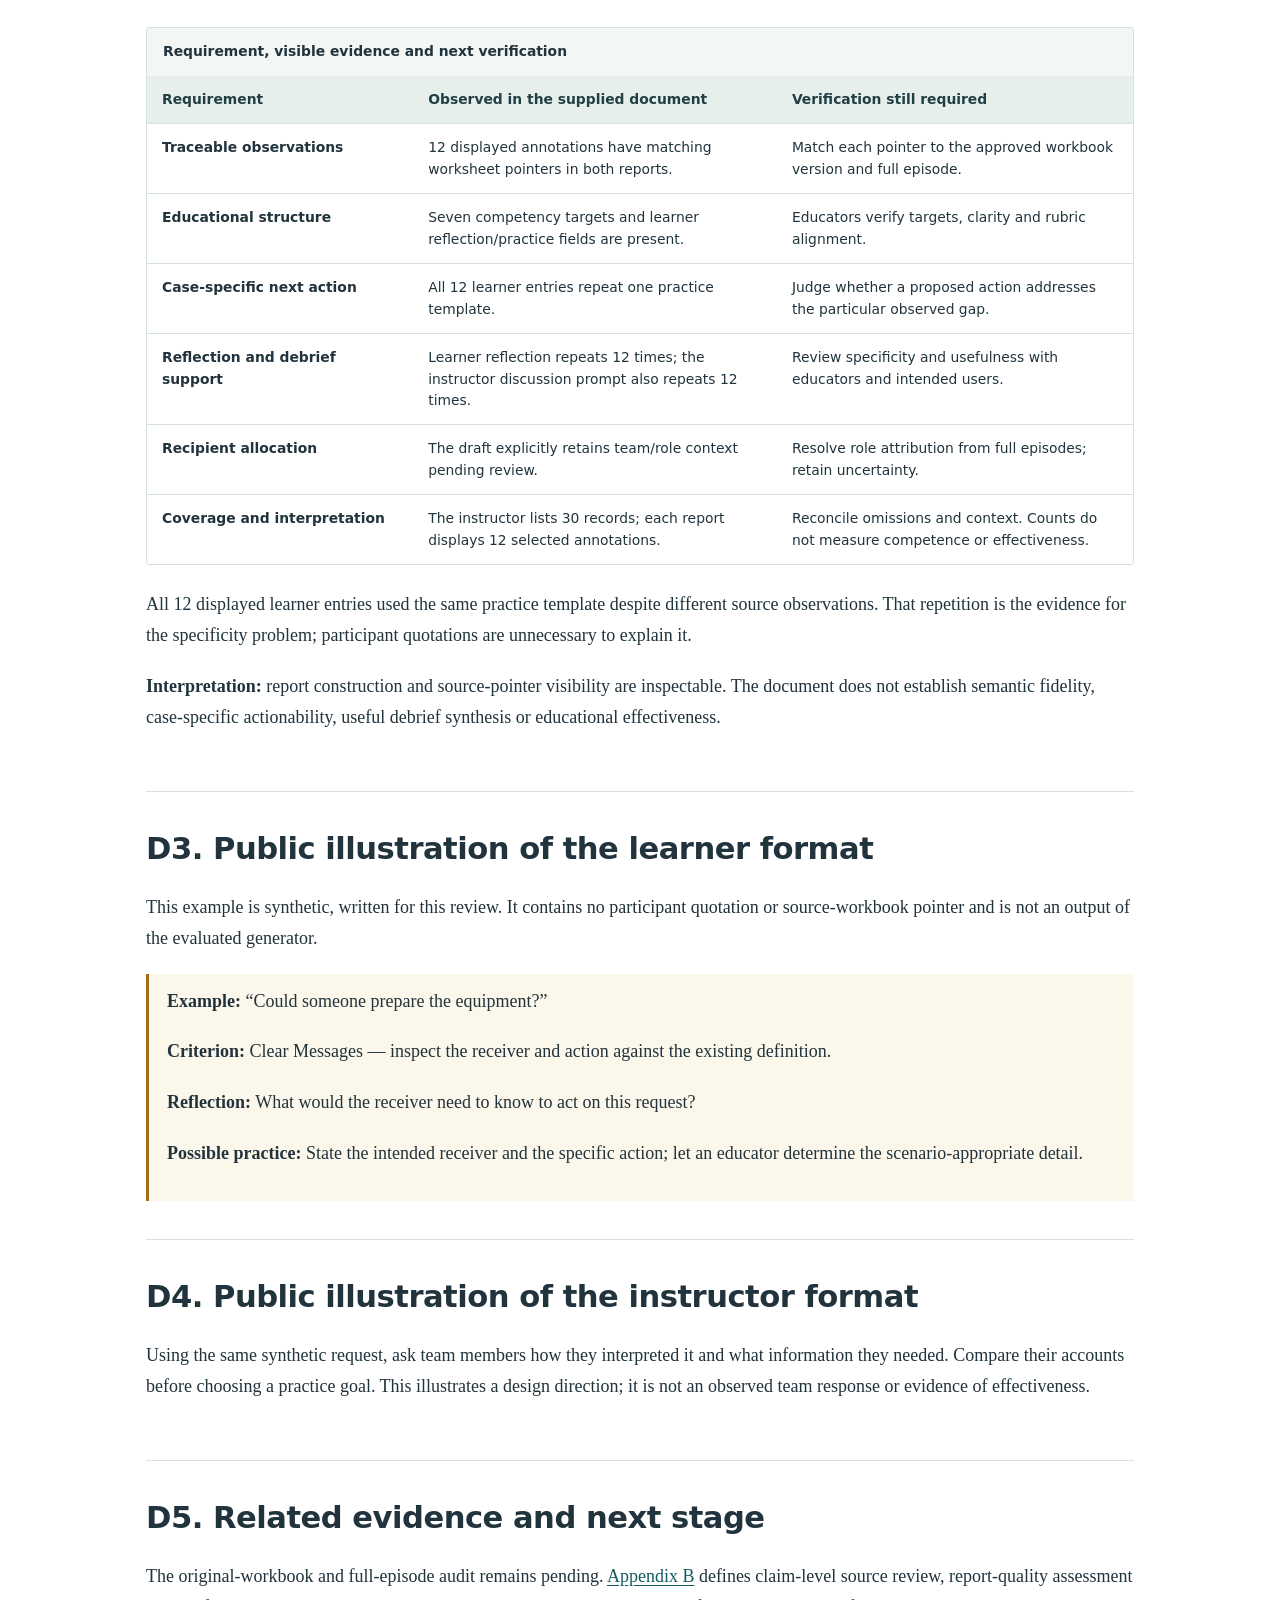
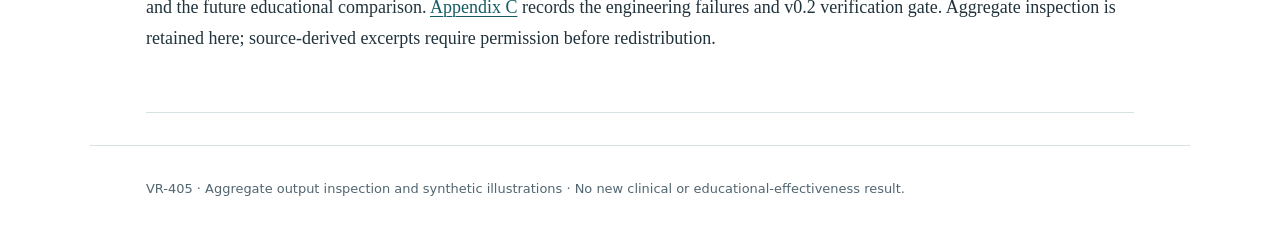
<file: docs/feedback/output-v01.html>
<!doctype html>
<html lang="en"><head><meta charset="utf-8"><meta name="viewport" content="width=device-width, initial-scale=1"><meta name="description" content="Aggregate inspection of supplied feedback output and explicitly synthetic public illustrations."><title>Appendix D · Output inspection and synthetic illustrations</title><link rel="stylesheet" href="../../index.css"><link rel="stylesheet" href="output-v01.css"></head>
<body><header class="masthead"><p class="eyebrow">VR-405 · Part B · Ang Kang Zhe</p><h1>Appendix D. Output inspection and synthetic illustrations</h1><p>Aggregate inspection of supplied output, with synthetic examples of the intended redesign.</p><p class="status">Inspection of supplied CT-only v0.1 output · synthetic public illustrations · source and clinical review pending</p><a href="../../index.html#feedback-method">Return to the implemented prototype</a></header>
<nav aria-label="Output appendix navigation"><a href="#scope">Provenance</a><a href="#inspection">Output inspection</a><a href="#learner">Learner illustration</a><a href="#instructor">Instructor illustration</a><a href="#next-checks">Next checks</a></nav>
<main><section id="scope"><h2>D1. Provenance and evidence boundary</h2>
<p>A supplied output pair was inspected for structure, displayed counts and repeated prompts. The earlier public copy removed direct identifiers but retained transcript-derived material. No explicit redistribution permission was established in the reviewed records, so this revision withholds those excerpts and retains the aggregate inspection below. Redaction alone does not establish permission.</p>
<p>The document identifies the generator as deterministic v0.1 and excludes NN feedback. This appendix examines the supplied document. It does not independently reproduce the original workbook run or verify the complete transcript, colour conventions, individual attribution or clinical meaning. The frozen code and separately reproduced engineering evaluation remain documented in <a href="evaluation-v01.html">Appendix C</a>.</p>
<div class="table-scroll" tabindex="0" role="region" aria-label="Units and inspected document counts"><table><caption>Counts inspected in this supplied output pair, not a new workbook evaluation</caption><thead><tr><th scope="col">Item</th><th scope="col">Count and meaning</th></tr></thead><tbody>
<tr><th scope="row">Source documents</th><td>One author-supplied Word document containing two audience-specific reports.</td></tr>
<tr><th scope="row">Reported source inventory</th><td>30 annotation records across seven competencies, as listed in the instructor coverage table.</td></tr>
<tr><th scope="row">Displayed annotations</th><td>12 in the learner report and the same 12 source pointers in the instructor report.</td></tr>
<tr><th scope="row">Provisional displayed polarity</th><td>5 positive-colour and 7 negative-colour labels in the learner output; semantic conventions still require confirmation.</td></tr>
<tr><th scope="row">Coverage difference</th><td>18 of the 30 reported records are absent from the selected annotations. This is display coverage, not an accuracy or performance score.</td></tr>
</tbody></table></div>
<p>The <a href="examples/v01-output-redacted.md">publication-status note</a> explains why the former reading copy is withheld. <a href="report-evidence.html#examples">Appendix B</a> explains the design rationale using synthetic examples.</p></section>
<section id="inspection"><h2>D2. What this output demonstrates</h2>
<p>The draft visibly implements the sequence of provisional standard, observed annotation, source reference, reflection and possible next practice. Its repeated prompts expose the gap between consistent structure and case-specific guidance. The table records document inspection, not independent expert ratings or learning gains.</p>
<div class="table-scroll" tabindex="0" role="region" aria-label="Output requirements and remaining verification"><table><caption>Requirement, visible evidence and next verification</caption><thead><tr><th scope="col">Requirement</th><th scope="col">Observed in the supplied document</th><th scope="col">Verification still required</th></tr></thead><tbody><tr><th scope='row'>Traceable observations</th><td>12 displayed annotations have matching worksheet pointers in both reports.</td><td>Match each pointer to the approved workbook version and full episode.</td></tr><tr><th scope='row'>Educational structure</th><td>Seven competency targets and learner reflection/practice fields are present.</td><td>Educators verify targets, clarity and rubric alignment.</td></tr><tr><th scope='row'>Case-specific next action</th><td>All 12 learner entries repeat one practice template.</td><td>Judge whether a proposed action addresses the particular observed gap.</td></tr><tr><th scope='row'>Reflection and debrief support</th><td>Learner reflection repeats 12 times; the instructor discussion prompt also repeats 12 times.</td><td>Review specificity and usefulness with educators and intended users.</td></tr><tr><th scope='row'>Recipient allocation</th><td>The draft explicitly retains team/role context pending review.</td><td>Resolve role attribution from full episodes; retain uncertainty.</td></tr><tr><th scope='row'>Coverage and interpretation</th><td>The instructor lists 30 records; each report displays 12 selected annotations.</td><td>Reconcile omissions and context. Counts do not measure competence or effectiveness.</td></tr></tbody></table></div>
<p>All 12 displayed learner entries used the same practice template despite different source observations. That repetition is the evidence for the specificity problem; participant quotations are unnecessary to explain it.</p>
<p><strong>Interpretation:</strong> report construction and source-pointer visibility are inspectable. The document does not establish semantic fidelity, case-specific actionability, useful debrief synthesis or educational effectiveness.</p></section>
<section id="learner"><h2>D3. Public illustration of the learner format</h2><p>This example is synthetic, written for this review. It contains no participant quotation or source-workbook pointer and is not an output of the evaluated generator.</p><div class="notice"><p><strong>Example:</strong> “Could someone prepare the equipment?”</p><p><strong>Criterion:</strong> Clear Messages — inspect the receiver and action against the existing definition.</p><p><strong>Reflection:</strong> What would the receiver need to know to act on this request?</p><p><strong>Possible practice:</strong> State the intended receiver and the specific action; let an educator determine the scenario-appropriate detail.</p></div></section><section id="instructor"><h2>D4. Public illustration of the instructor format</h2><p>Using the same synthetic request, ask team members how they interpreted it and what information they needed. Compare their accounts before choosing a practice goal. This illustrates a design direction; it is not an observed team response or evidence of effectiveness.</p></section><section id="next-checks"><h2>D5. Related evidence and next stage</h2>
<p>The original-workbook and full-episode audit remains pending. <a href="report-evidence.html#evaluation">Appendix B</a> defines claim-level source review, report-quality assessment and the future educational comparison. <a href="evaluation-v01.html#interpretation">Appendix C</a> records the engineering failures and v0.2 verification gate. Aggregate inspection is retained here; source-derived excerpts require permission before redistribution.</p>
</section></main><footer>VR-405 · Aggregate output inspection and synthetic illustrations · No new clinical or educational-effectiveness result.</footer></body></html>
</file>
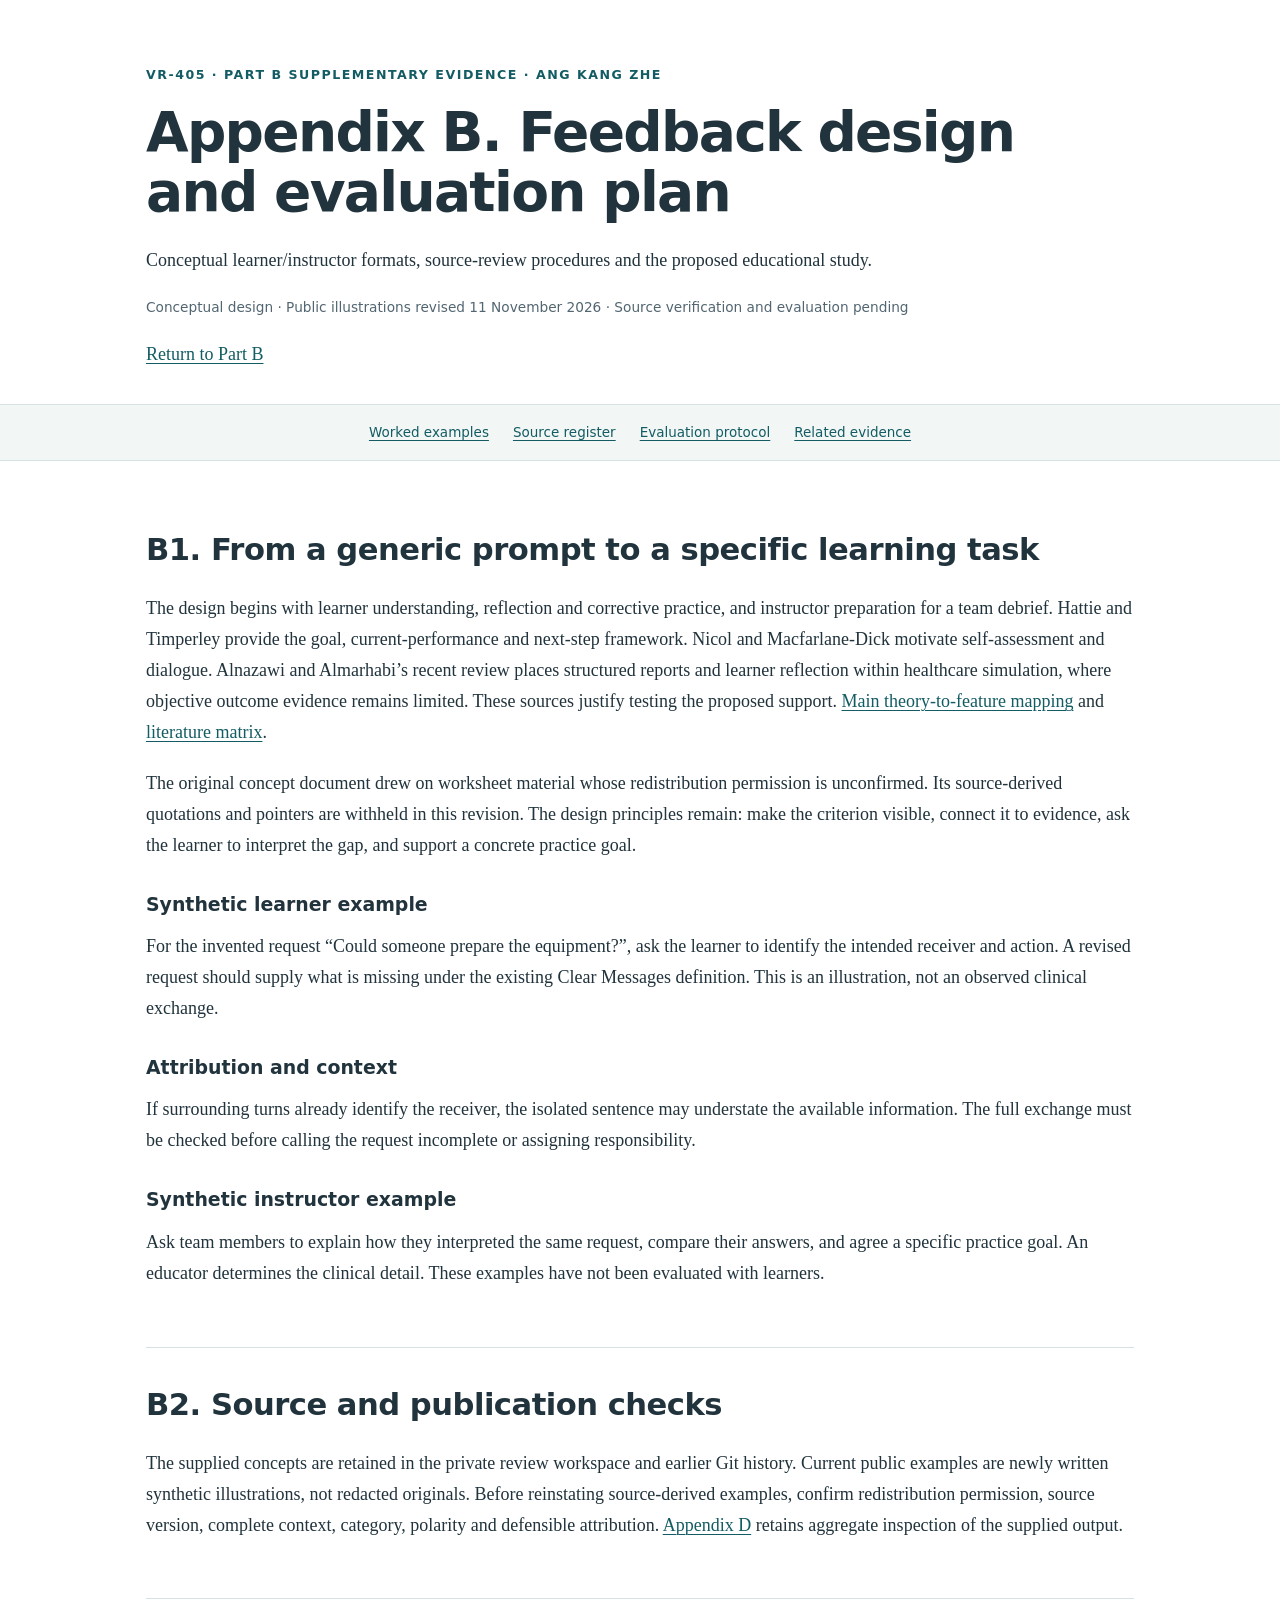
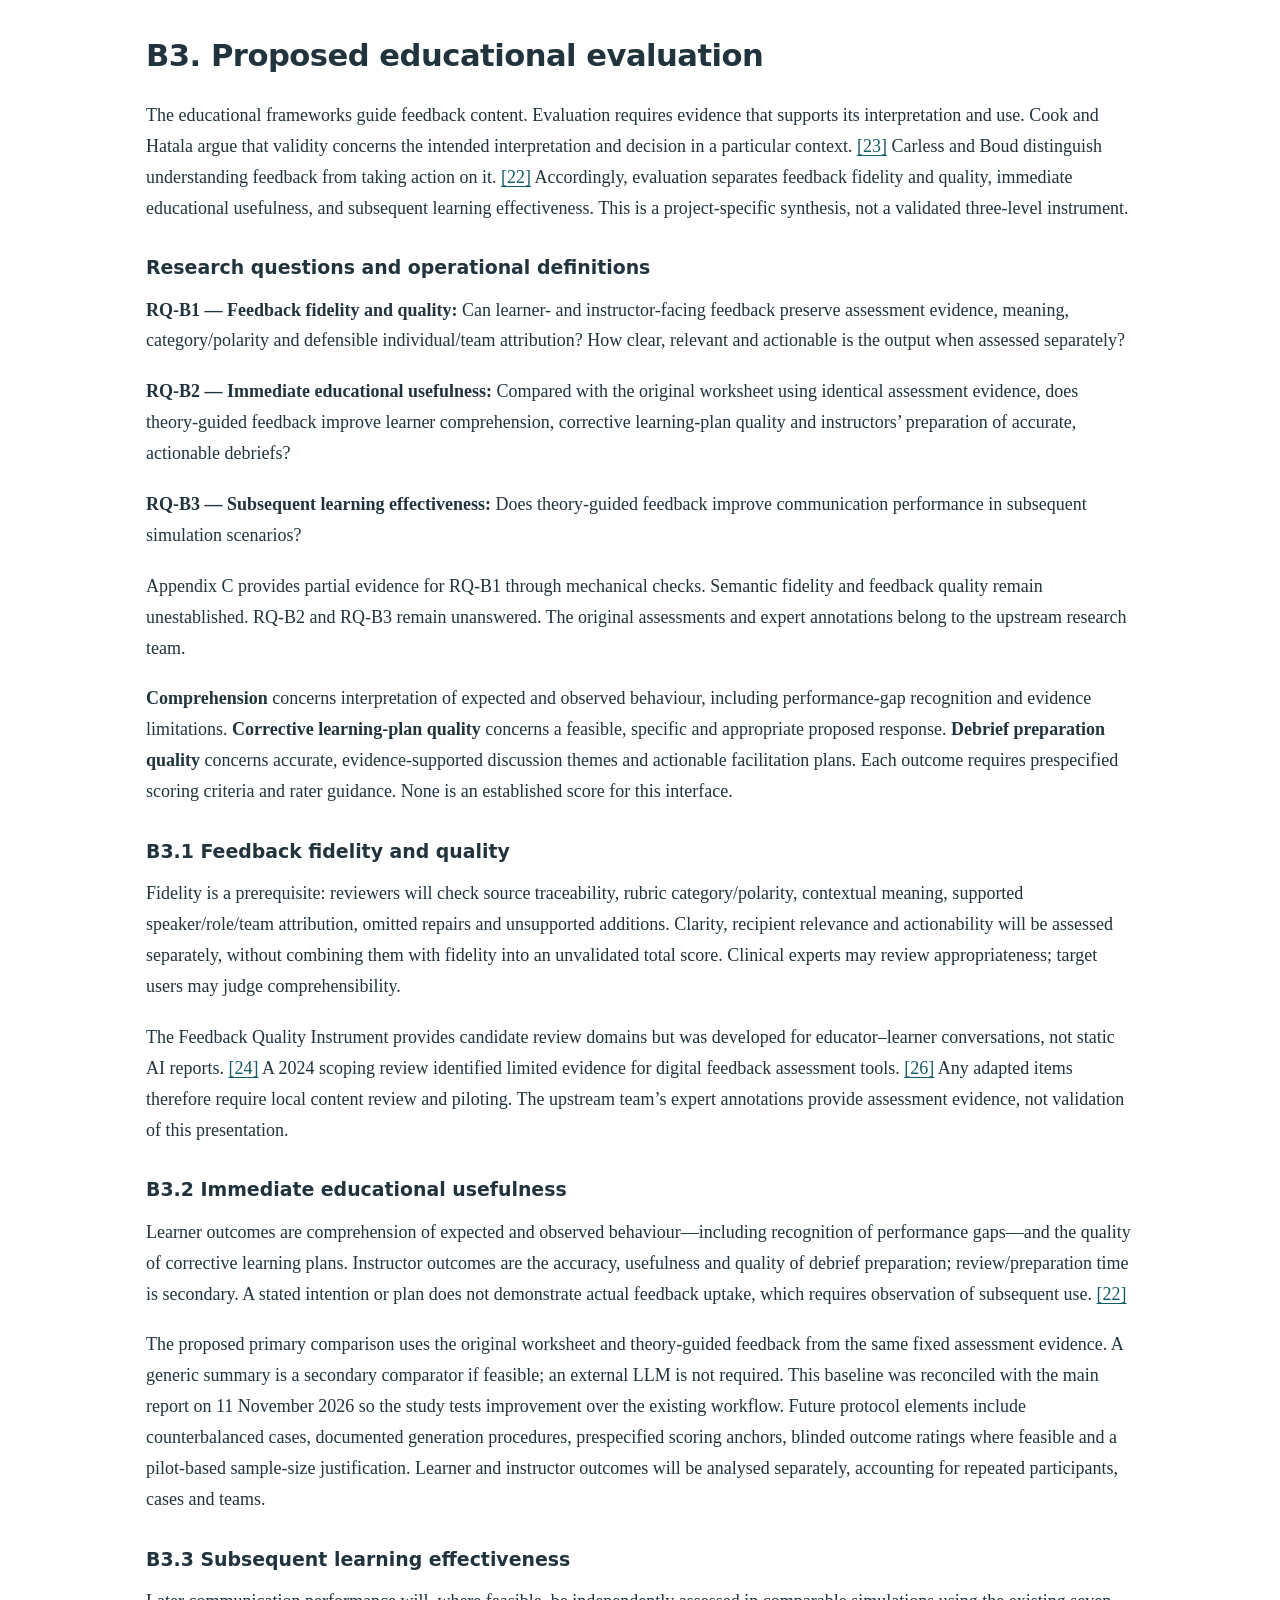
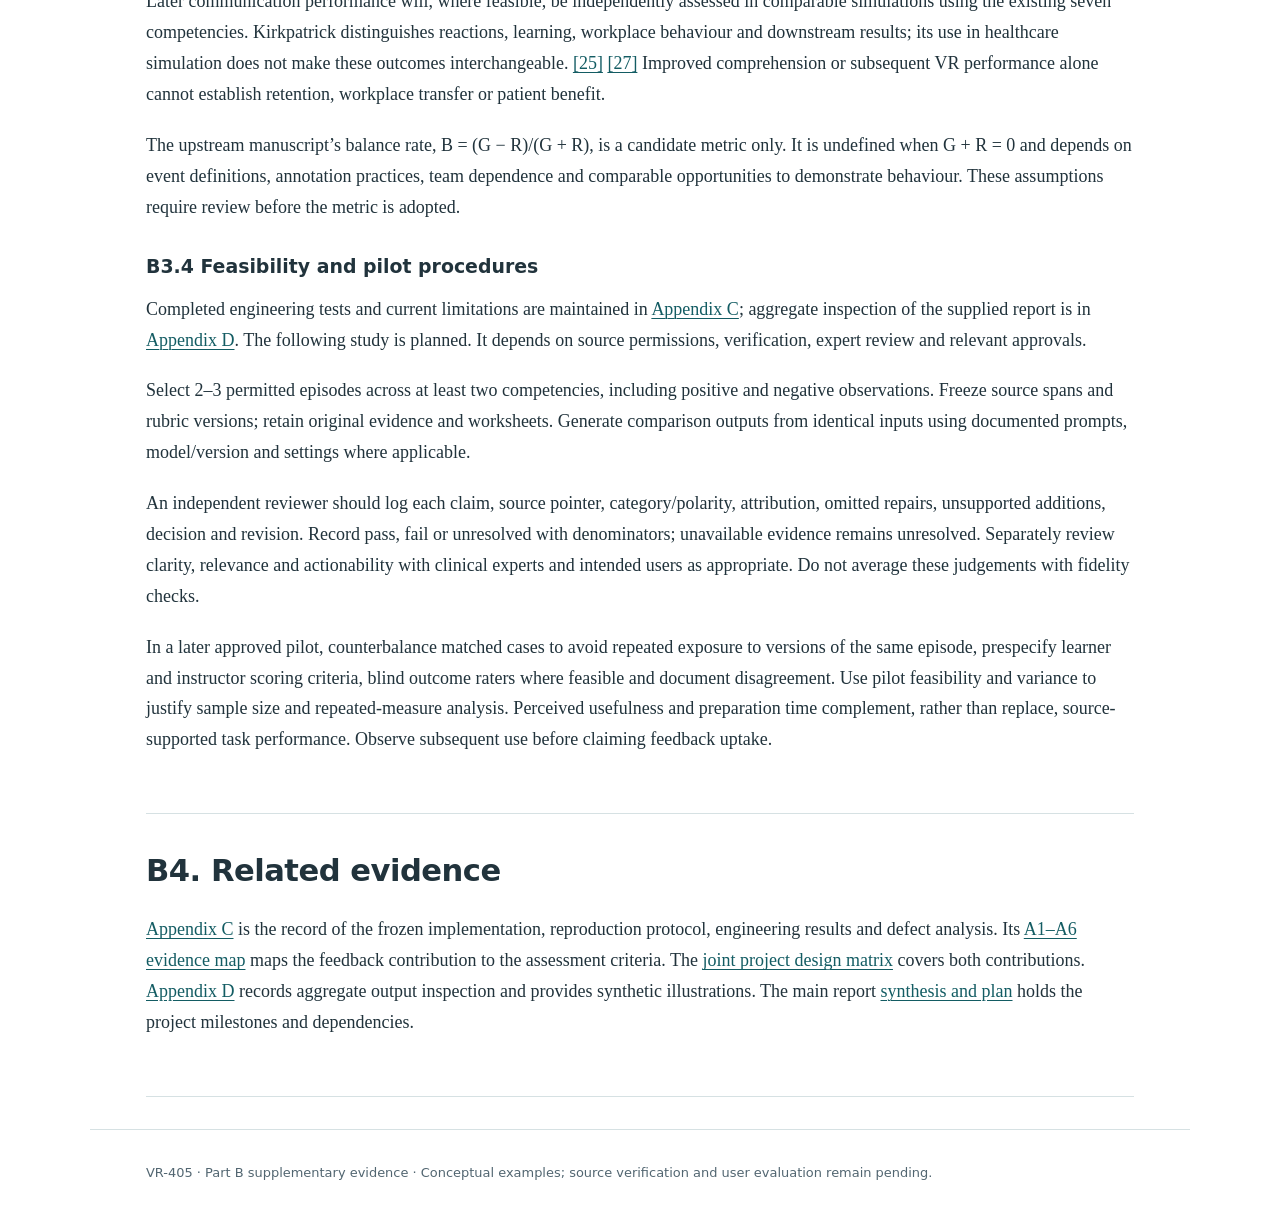
<file: docs/feedback/report-evidence.html>
<!doctype html>
<html lang="en">
<head><meta charset="utf-8"><meta name="viewport" content="width=device-width, initial-scale=1"><title>Appendix B · Feedback design and evaluation plan</title><link rel="stylesheet" href="../../index.css"><link rel="stylesheet" href="report-evidence.css"></head>
<body>
<header class="masthead"><p class="eyebrow">VR-405 · Part B supplementary evidence · Ang Kang Zhe</p><h1>Appendix B. Feedback design and evaluation plan</h1><p>Conceptual learner/instructor formats, source-review procedures and the proposed educational study.</p><p class="status">Conceptual design · Public illustrations revised 11 November 2026 · Source verification and evaluation pending</p><a href="../../index.html#part-b">Return to Part B</a></header>
<nav aria-label="Appendix navigation"><a href="#examples">Worked examples</a><a href="#provenance">Source register</a><a href="#evaluation">Evaluation protocol</a><a href="#rubric">Related evidence</a></nav>
<main>
<section id="examples"><h2>B1. From a generic prompt to a specific learning task</h2><p>The design begins with learner understanding, reflection and corrective practice, and instructor preparation for a team debrief. Hattie and Timperley provide the goal, current-performance and next-step framework. Nicol and Macfarlane-Dick motivate self-assessment and dialogue. Alnazawi and Almarhabi’s recent review places structured reports and learner reflection within healthcare simulation, where objective outcome evidence remains limited. These sources justify testing the proposed support. <a href="../../index.html#feedback-theory">Main theory-to-feature mapping</a> and <a href="research/literature-evidence.md">literature matrix</a>.</p><p>The original concept document drew on worksheet material whose redistribution permission is unconfirmed. Its source-derived quotations and pointers are withheld in this revision. The design principles remain: make the criterion visible, connect it to evidence, ask the learner to interpret the gap, and support a concrete practice goal.</p><article id="leader"><h3>Synthetic learner example</h3><p>For the invented request “Could someone prepare the equipment?”, ask the learner to identify the intended receiver and action. A revised request should supply what is missing under the existing Clear Messages definition. This is an illustration, not an observed clinical exchange.</p></article><article id="iv"><h3>Attribution and context</h3><p>If surrounding turns already identify the receiver, the isolated sentence may understate the available information. The full exchange must be checked before calling the request incomplete or assigning responsibility.</p></article><article id="instructor"><h3>Synthetic instructor example</h3><p>Ask team members to explain how they interpreted the same request, compare their answers, and agree a specific practice goal. An educator determines the clinical detail. These examples have not been evaluated with learners.</p></article></section><section id="provenance"><h2>B2. Source and publication checks</h2><p>The supplied concepts are retained in the private review workspace and earlier Git history. Current public examples are newly written synthetic illustrations, not redacted originals. Before reinstating source-derived examples, confirm redistribution permission, source version, complete context, category, polarity and defensible attribution. <a href="output-v01.html">Appendix D</a> retains aggregate inspection of the supplied output.</p></section><section id="evaluation"><h2>B3. Proposed educational evaluation</h2>
<p>The educational frameworks guide feedback content. Evaluation requires evidence that supports its interpretation and use. Cook and Hatala argue that validity concerns the intended interpretation and decision in a particular context. <a href="../references/bibliography.html#ref-validity">[23]</a> Carless and Boud distinguish understanding feedback from taking action on it. <a href="../references/bibliography.html#ref-literacy">[22]</a> Accordingly, evaluation separates feedback fidelity and quality, immediate educational usefulness, and subsequent learning effectiveness. This is a project-specific synthesis, not a validated three-level instrument.</p>
<h3>Research questions and operational definitions</h3><p><strong>RQ-B1 — Feedback fidelity and quality:</strong> Can learner- and instructor-facing feedback preserve assessment evidence, meaning, category/polarity and defensible individual/team attribution? How clear, relevant and actionable is the output when assessed separately?</p>
<p><strong>RQ-B2 — Immediate educational usefulness:</strong> Compared with the original worksheet using identical assessment evidence, does theory-guided feedback improve learner comprehension, corrective learning-plan quality and instructors’ preparation of accurate, actionable debriefs?</p>
<p><strong>RQ-B3 — Subsequent learning effectiveness:</strong> Does theory-guided feedback improve communication performance in subsequent simulation scenarios?</p>
<p>Appendix C provides partial evidence for RQ-B1 through mechanical checks. Semantic fidelity and feedback quality remain unestablished. RQ-B2 and RQ-B3 remain unanswered. The original assessments and expert annotations belong to the upstream research team.</p><p><strong>Comprehension</strong> concerns interpretation of expected and observed behaviour, including performance-gap recognition and evidence limitations. <strong>Corrective learning-plan quality</strong> concerns a feasible, specific and appropriate proposed response. <strong>Debrief preparation quality</strong> concerns accurate, evidence-supported discussion themes and actionable facilitation plans. Each outcome requires prespecified scoring criteria and rater guidance. None is an established score for this interface.</p><h3>B3.1 Feedback fidelity and quality</h3>
<p>Fidelity is a prerequisite: reviewers will check source traceability, rubric category/polarity, contextual meaning, supported speaker/role/team attribution, omitted repairs and unsupported additions. Clarity, recipient relevance and actionability will be assessed separately, without combining them with fidelity into an unvalidated total score. Clinical experts may review appropriateness; target users may judge comprehensibility.</p>
<p>The Feedback Quality Instrument provides candidate review domains but was developed for educator–learner conversations, not static AI reports. <a href="../references/bibliography.html#ref-fqi">[24]</a> A 2024 scoping review identified limited evidence for digital feedback assessment tools. <a href="../references/bibliography.html#ref-tools">[26]</a> Any adapted items therefore require local content review and piloting. The upstream team’s expert annotations provide assessment evidence, not validation of this presentation.</p>
<h3>B3.2 Immediate educational usefulness</h3>
<p>Learner outcomes are comprehension of expected and observed behaviour—including recognition of performance gaps—and the quality of corrective learning plans. Instructor outcomes are the accuracy, usefulness and quality of debrief preparation; review/preparation time is secondary. A stated intention or plan does not demonstrate actual feedback uptake, which requires observation of subsequent use. <a href="../references/bibliography.html#ref-literacy">[22]</a></p>
<p>The proposed primary comparison uses the original worksheet and theory-guided feedback from the same fixed assessment evidence. A generic summary is a secondary comparator if feasible; an external LLM is not required. This baseline was reconciled with the main report on 11 November 2026 so the study tests improvement over the existing workflow. Future protocol elements include counterbalanced cases, documented generation procedures, prespecified scoring anchors, blinded outcome ratings where feasible and a pilot-based sample-size justification. Learner and instructor outcomes will be analysed separately, accounting for repeated participants, cases and teams.</p>
<h3>B3.3 Subsequent learning effectiveness</h3>
<p>Later communication performance will, where feasible, be independently assessed in comparable simulations using the existing seven competencies. Kirkpatrick distinguishes reactions, learning, workplace behaviour and downstream results; its use in healthcare simulation does not make these outcomes interchangeable. <a href="../references/bibliography.html#ref-kirkpatrick">[25]</a> <a href="../references/bibliography.html#ref-training">[27]</a> Improved comprehension or subsequent VR performance alone cannot establish retention, workplace transfer or patient benefit.</p>
<p>The upstream manuscript’s balance rate, B = (G − R)/(G + R), is a candidate metric only. It is undefined when G + R = 0 and depends on event definitions, annotation practices, team dependence and comparable opportunities to demonstrate behaviour. These assumptions require review before the metric is adopted.</p>
<h3>B3.4 Feasibility and pilot procedures</h3>
<p>Completed engineering tests and current limitations are maintained in <a href="evaluation-v01.html#results">Appendix C</a>; aggregate inspection of the supplied report is in <a href="output-v01.html">Appendix D</a>. The following study is planned. It depends on source permissions, verification, expert review and relevant approvals.</p>
<p>Select 2–3 permitted episodes across at least two competencies, including positive and negative observations. Freeze source spans and rubric versions; retain original evidence and worksheets. Generate comparison outputs from identical inputs using documented prompts, model/version and settings where applicable.</p><p>An independent reviewer should log each claim, source pointer, category/polarity, attribution, omitted repairs, unsupported additions, decision and revision. Record pass, fail or unresolved with denominators; unavailable evidence remains unresolved. Separately review clarity, relevance and actionability with clinical experts and intended users as appropriate. Do not average these judgements with fidelity checks.</p><p>In a later approved pilot, counterbalance matched cases to avoid repeated exposure to versions of the same episode, prespecify learner and instructor scoring criteria, blind outcome raters where feasible and document disagreement. Use pilot feasibility and variance to justify sample size and repeated-measure analysis. Perceived usefulness and preparation time complement, rather than replace, source-supported task performance. Observe subsequent use before claiming feedback uptake.</p></section>
<section id="rubric"><h2>B4. Related evidence</h2>
<p><a href="evaluation-v01.html">Appendix C</a> is the record of the frozen implementation, reproduction protocol, engineering results and defect analysis. Its <a href="evaluation-v01.html#rubric">A1–A6 evidence map</a> maps the feedback contribution to the assessment criteria. The <a href="../project-design.html">joint project design matrix</a> covers both contributions. <a href="output-v01.html">Appendix D</a> records aggregate output inspection and provides synthetic illustrations. The main report <a href="../../index.html#conclusion">synthesis and plan</a> holds the project milestones and dependencies.</p>
</section>
</main><footer>VR-405 · Part B supplementary evidence · Conceptual examples; source verification and user evaluation remain pending.</footer>
</body></html>
</file>
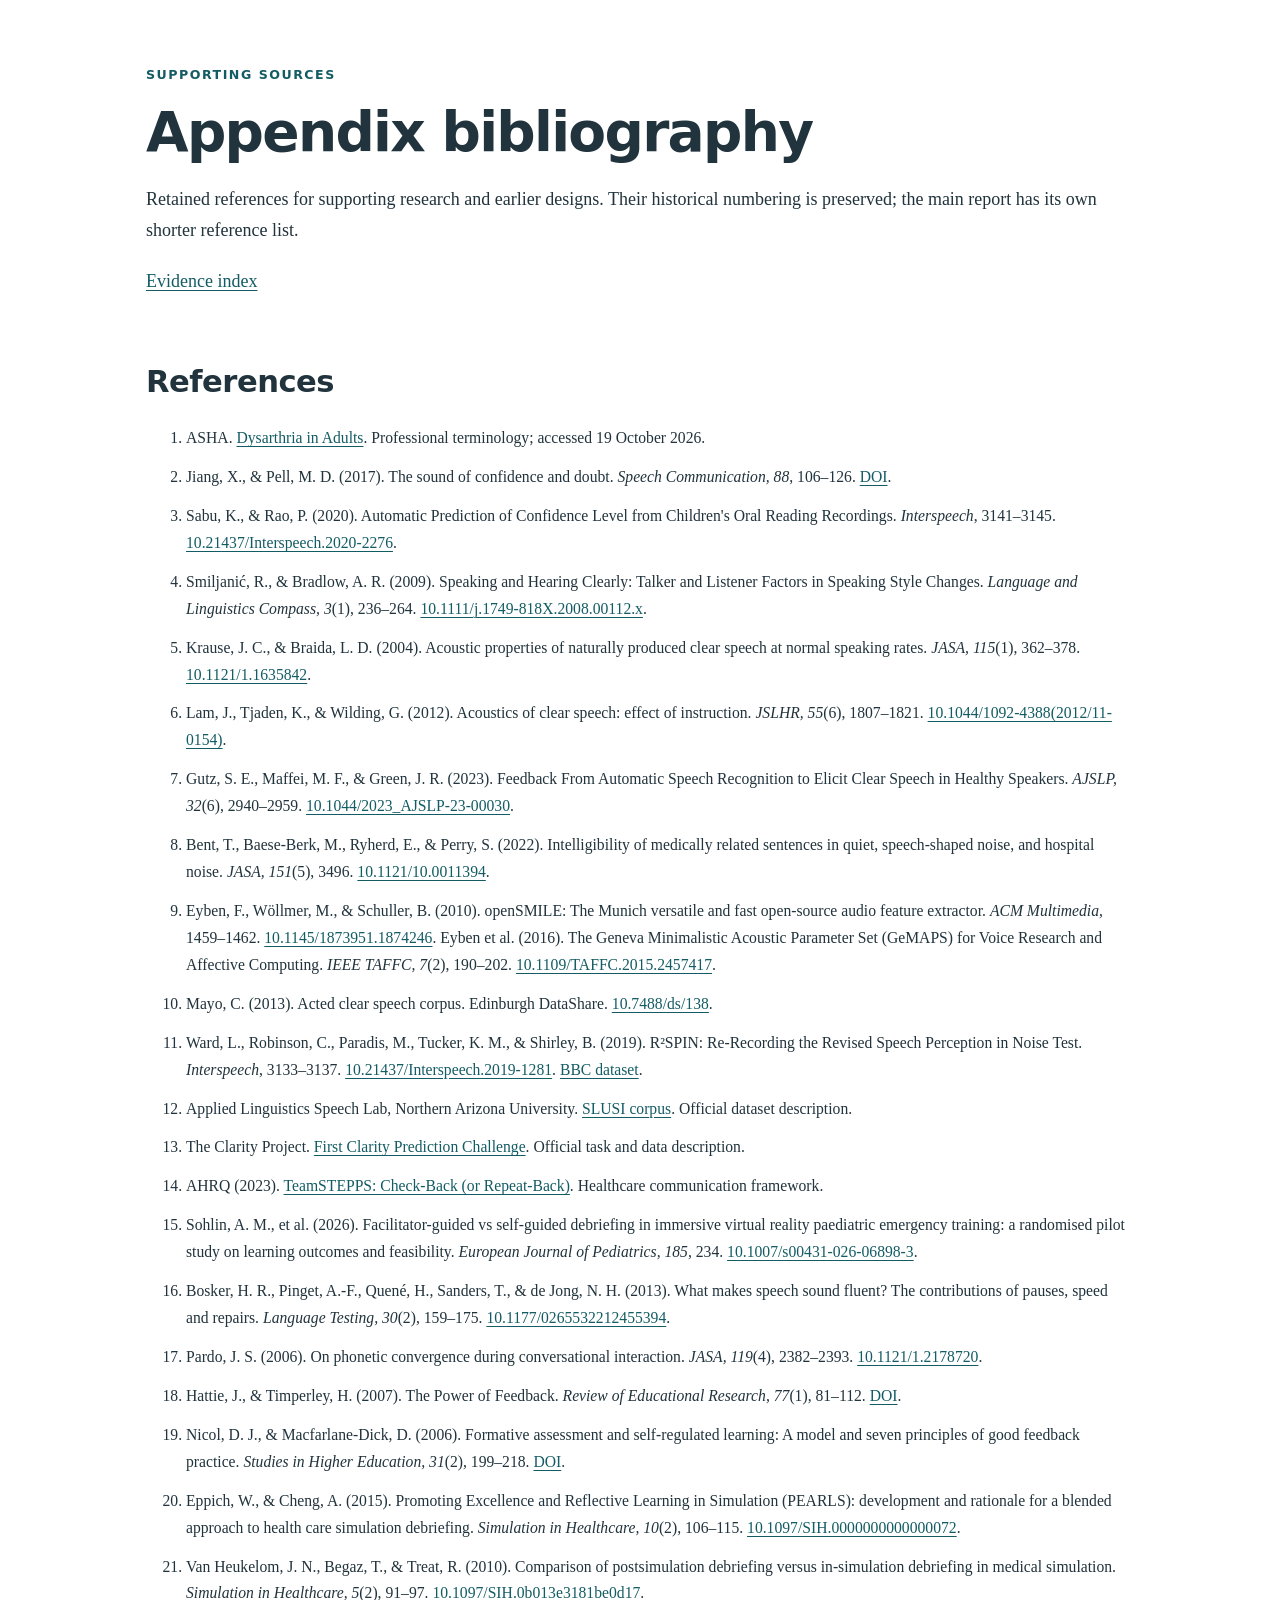
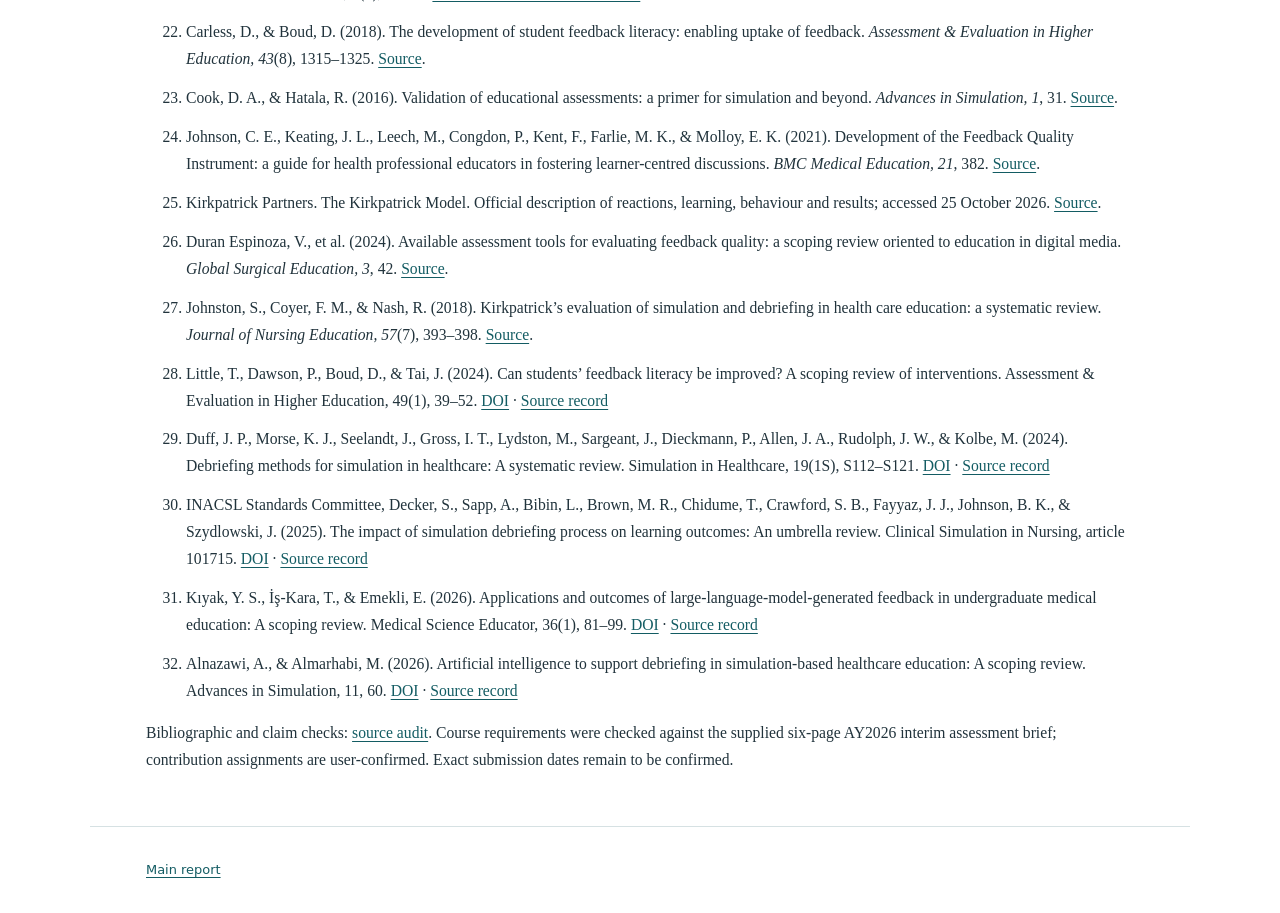
<file: docs/references/bibliography.html>
<!doctype html><html lang="en"><head><meta charset="utf-8"><meta name="viewport" content="width=device-width,initial-scale=1"><title>VR-405 · Supporting bibliography</title><link rel="stylesheet" href="../../index.css"></head><body><header class="masthead"><p class="eyebrow">Supporting sources</p><h1>Appendix bibliography</h1><p>Retained references for supporting research and earlier designs. Their historical numbering is preserved; the main report has its own shorter reference list.</p><a href="../evidence.html">Evidence index</a></header><section id="references" class="backmatter"><h2>References</h2><ol>
<li id="ref-asha">ASHA. <a href="https://www.asha.org/practice-portal/clinical-topics/dysarthria-in-adults/">Dysarthria in Adults</a>. Professional terminology; accessed 19 October 2026.</li>
<li id="ref-jiang">Jiang, X., &amp; Pell, M. D. (2017). The sound of confidence and doubt. <em>Speech Communication, 88</em>, 106–126. <a href="https://doi.org/10.1016/j.specom.2017.01.011">DOI</a>.</li>
<li id="ref-sabu">Sabu, K., &amp; Rao, P. (2020). Automatic Prediction of Confidence Level from Children's Oral Reading Recordings. <em>Interspeech</em>, 3141–3145. <a href="https://www.isca-archive.org/interspeech_2020/sabu20_interspeech.html">10.21437/Interspeech.2020-2276</a>.</li>
<li id="ref-smiljanic">Smiljanić, R., &amp; Bradlow, A. R. (2009). Speaking and Hearing Clearly: Talker and Listener Factors in Speaking Style Changes. <em>Language and Linguistics Compass, 3</em>(1), 236–264. <a href="https://pubmed.ncbi.nlm.nih.gov/20046964/">10.1111/j.1749-818X.2008.00112.x</a>.</li>
<li id="ref-krause">Krause, J. C., &amp; Braida, L. D. (2004). Acoustic properties of naturally produced clear speech at normal speaking rates. <em>JASA, 115</em>(1), 362–378. <a href="https://pubmed.ncbi.nlm.nih.gov/14759028/">10.1121/1.1635842</a>.</li>
<li id="ref-lam">Lam, J., Tjaden, K., &amp; Wilding, G. (2012). Acoustics of clear speech: effect of instruction. <em>JSLHR, 55</em>(6), 1807–1821. <a href="https://pubmed.ncbi.nlm.nih.gov/22411282/">10.1044/1092-4388(2012/11-0154)</a>.</li>
<li id="ref-gutz">Gutz, S. E., Maffei, M. F., &amp; Green, J. R. (2023). Feedback From Automatic Speech Recognition to Elicit Clear Speech in Healthy Speakers. <em>AJSLP, 32</em>(6), 2940–2959. <a href="https://pubs.asha.org/doi/10.1044/2023_AJSLP-23-00030">10.1044/2023_AJSLP-23-00030</a>.</li>
<li id="ref-bent">Bent, T., Baese-Berk, M., Ryherd, E., &amp; Perry, S. (2022). Intelligibility of medically related sentences in quiet, speech-shaped noise, and hospital noise. <em>JASA, 151</em>(5), 3496. <a href="https://pubmed.ncbi.nlm.nih.gov/35649935/">10.1121/10.0011394</a>.</li>
<li id="ref-features">Eyben, F., Wöllmer, M., &amp; Schuller, B. (2010). openSMILE: The Munich versatile and fast open-source audio feature extractor. <em>ACM Multimedia</em>, 1459–1462. <a href="https://doi.org/10.1145/1873951.1874246">10.1145/1873951.1874246</a>. Eyben et al. (2016). The Geneva Minimalistic Acoustic Parameter Set (GeMAPS) for Voice Research and Affective Computing. <em>IEEE TAFFC, 7</em>(2), 190–202. <a href="https://doi.org/10.1109/TAFFC.2015.2457417">10.1109/TAFFC.2015.2457417</a>.</li>
<li id="ref-mayo">Mayo, C. (2013). Acted clear speech corpus. Edinburgh DataShare. <a href="https://datashare.ed.ac.uk/items/e0d78c30-c38d-41a5-947c-b03186a50a97">10.7488/ds/138</a>.</li>
<li id="ref-ward">Ward, L., Robinson, C., Paradis, M., Tucker, K. M., &amp; Shirley, B. (2019). R²SPIN: Re-Recording the Revised Speech Perception in Noise Test. <em>Interspeech</em>, 3133–3137. <a href="https://www.isca-archive.org/interspeech_2019/ward19b_interspeech.html">10.21437/Interspeech.2019-1281</a>. <a href="https://github.com/bbc/r2spin">BBC dataset</a>.</li>
<li id="ref-slusi">Applied Linguistics Speech Lab, Northern Arizona University. <a href="https://sites.google.com/nau.edu/applied-ling-speech-lab-nau/projects/osim-project/slusi-corpus">SLUSI corpus</a>. Official dataset description.</li>
<li id="ref-clarity">The Clarity Project. <a href="https://claritychallenge.org/docs/cpc1/cpc1_intro">First Clarity Prediction Challenge</a>. Official task and data description.</li>

<li id="ref-teamstepps">AHRQ (2023). <a href="https://www.ahrq.gov/teamstepps-program/curriculum/communication/tools/checkback.html">TeamSTEPPS: Check-Back (or Repeat-Back)</a>. Healthcare communication framework.</li>
<li id="ref-vr">Sohlin, A. M., et al. (2026). Facilitator-guided vs self-guided debriefing in immersive virtual reality paediatric emergency training: a randomised pilot study on learning outcomes and feasibility. <em>European Journal of Pediatrics, 185</em>, 234. <a href="https://pubmed.ncbi.nlm.nih.gov/41925881/">10.1007/s00431-026-06898-3</a>.</li>
<li id="ref-fluency">Bosker, H. R., Pinget, A.-F., Quené, H., Sanders, T., &amp; de Jong, N. H. (2013). What makes speech sound fluent? The contributions of pauses, speed and repairs. <em>Language Testing, 30</em>(2), 159–175. <a href="https://journals.sagepub.com/doi/10.1177/0265532212455394">10.1177/0265532212455394</a>.</li>
<li id="ref-pardo">Pardo, J. S. (2006). On phonetic convergence during conversational interaction. <em>JASA, 119</em>(4), 2382–2393. <a href="https://pubmed.ncbi.nlm.nih.gov/16642851/">10.1121/1.2178720</a>.</li>
<li id="ref-hattie" value="18" tabindex="-1">Hattie, J., &amp; Timperley, H. (2007). The Power of Feedback. <em>Review of Educational Research, 77</em>(1), 81–112. <a href="https://doi.org/10.3102/003465430298487">DOI</a>. </li>
<li id="ref-nicol" value="19" tabindex="-1">Nicol, D. J., &amp; Macfarlane-Dick, D. (2006). Formative assessment and self-regulated learning: A model and seven principles of good feedback practice. <em>Studies in Higher Education, 31</em>(2), 199–218. <a href="https://doi.org/10.1080/03075070600572090">DOI</a>. </li>
<li id="ref-pearls" value="20" tabindex="-1">Eppich, W., &amp; Cheng, A. (2015). Promoting Excellence and Reflective Learning in Simulation (PEARLS): development and rationale for a blended approach to health care simulation debriefing. <em>Simulation in Healthcare, 10</em>(2), 106–115. <a href="https://pubmed.ncbi.nlm.nih.gov/25710312/">10.1097/SIH.0000000000000072</a>.</li>
<li id="ref-timing" value="21" tabindex="-1">Van Heukelom, J. N., Begaz, T., &amp; Treat, R. (2010). Comparison of postsimulation debriefing versus in-simulation debriefing in medical simulation. <em>Simulation in Healthcare, 5</em>(2), 91–97. <a href="https://pubmed.ncbi.nlm.nih.gov/20661008/">10.1097/SIH.0b013e3181be0d17</a>.</li>
<li id="ref-literacy" value="22" tabindex="-1">Carless, D., &amp; Boud, D. (2018). The development of student feedback literacy: enabling uptake of feedback. <em>Assessment &amp; Evaluation in Higher Education, 43</em>(8), 1315–1325. <a href="https://doi.org/10.1080/02602938.2018.1463354">Source</a>.</li>
<li id="ref-validity" value="23" tabindex="-1">Cook, D. A., &amp; Hatala, R. (2016). Validation of educational assessments: a primer for simulation and beyond. <em>Advances in Simulation, 1</em>, 31. <a href="https://pmc.ncbi.nlm.nih.gov/articles/PMC5806296/">Source</a>. </li>
<li id="ref-fqi" value="24" tabindex="-1">Johnson, C. E., Keating, J. L., Leech, M., Congdon, P., Kent, F., Farlie, M. K., &amp; Molloy, E. K. (2021). Development of the Feedback Quality Instrument: a guide for health professional educators in fostering learner-centred discussions. <em>BMC Medical Education, 21</em>, 382. <a href="https://link.springer.com/article/10.1186/s12909-021-02722-8">Source</a>.</li>
<li id="ref-kirkpatrick" value="25" tabindex="-1">Kirkpatrick Partners. The Kirkpatrick Model. Official description of reactions, learning, behaviour and results; accessed 25 October 2026. <a href="https://www.kirkpatrickpartners.com/the-kirkpatrick-model/">Source</a>.</li>
<li id="ref-tools" value="26" tabindex="-1">Duran Espinoza, V., et al. (2024). Available assessment tools for evaluating feedback quality: a scoping review oriented to education in digital media. <em>Global Surgical Education, 3</em>, 42. <a href="https://link.springer.com/article/10.1007/s44186-024-00239-4">Source</a>.</li>
<li id="ref-training" value="27" tabindex="-1">Johnston, S., Coyer, F. M., &amp; Nash, R. (2018). Kirkpatrick’s evaluation of simulation and debriefing in health care education: a systematic review. <em>Journal of Nursing Education, 57</em>(7), 393–398. <a href="https://doi.org/10.3928/01484834-20180618-03">Source</a>.</li>
<li id="ref-little" value="28">Little, T., Dawson, P., Boud, D., &amp; Tai, J. (2024). Can students’ feedback literacy be improved? A scoping review of interventions. Assessment &amp; Evaluation in Higher Education, 49(1), 39–52. <a href="https://doi.org/10.1080/02602938.2023.2177613">DOI</a> · <a href="https://opus.lib.uts.edu.au/handle/10453/179199">Source record</a></li>
<li id="ref-duff" value="29">Duff, J. P., Morse, K. J., Seelandt, J., Gross, I. T., Lydston, M., Sargeant, J., Dieckmann, P., Allen, J. A., Rudolph, J. W., &amp; Kolbe, M. (2024). Debriefing methods for simulation in healthcare: A systematic review. Simulation in Healthcare, 19(1S), S112–S121. <a href="https://doi.org/10.1097/SIH.0000000000000765">DOI</a> · <a href="https://pubmed.ncbi.nlm.nih.gov/38240623/">Source record</a></li>
<li id="ref-decker" value="30">INACSL Standards Committee, Decker, S., Sapp, A., Bibin, L., Brown, M. R., Chidume, T., Crawford, S. B., Fayyaz, J. J., Johnson, B. K., &amp; Szydlowski, J. (2025). The impact of simulation debriefing process on learning outcomes: An umbrella review. Clinical Simulation in Nursing, article 101715. <a href="https://doi.org/10.1016/j.ecns.2025.101715">DOI</a> · <a href="https://www.sciencedirect.com/science/article/pii/S1876139925000325">Source record</a></li>
<li id="ref-kiyak" value="31">Kıyak, Y. S., İş-Kara, T., &amp; Emekli, E. (2026). Applications and outcomes of large-language-model-generated feedback in undergraduate medical education: A scoping review. Medical Science Educator, 36(1), 81–99. <a href="https://doi.org/10.1007/s40670-025-02621-3">DOI</a> · <a href="https://pubmed.ncbi.nlm.nih.gov/41939019/">Source record</a></li>
<li id="ref-alnazawi" value="32">Alnazawi, A., &amp; Almarhabi, M. (2026). Artificial intelligence to support debriefing in simulation-based healthcare education: A scoping review. Advances in Simulation, 11, 60. <a href="https://doi.org/10.1186/s41077-026-00447-6">DOI</a> · <a href="https://link.springer.com/article/10.1186/s41077-026-00447-6">Source record</a></li>
</ol><p>Bibliographic and claim checks: <a href="source-audit.md">source audit</a>. Course requirements were checked against the supplied six-page AY2026 interim assessment brief; contribution assignments are user-confirmed. Exact submission dates remain to be confirmed.</p></section><footer><a href="../../index.html">Main report</a></footer></body></html>
</file>
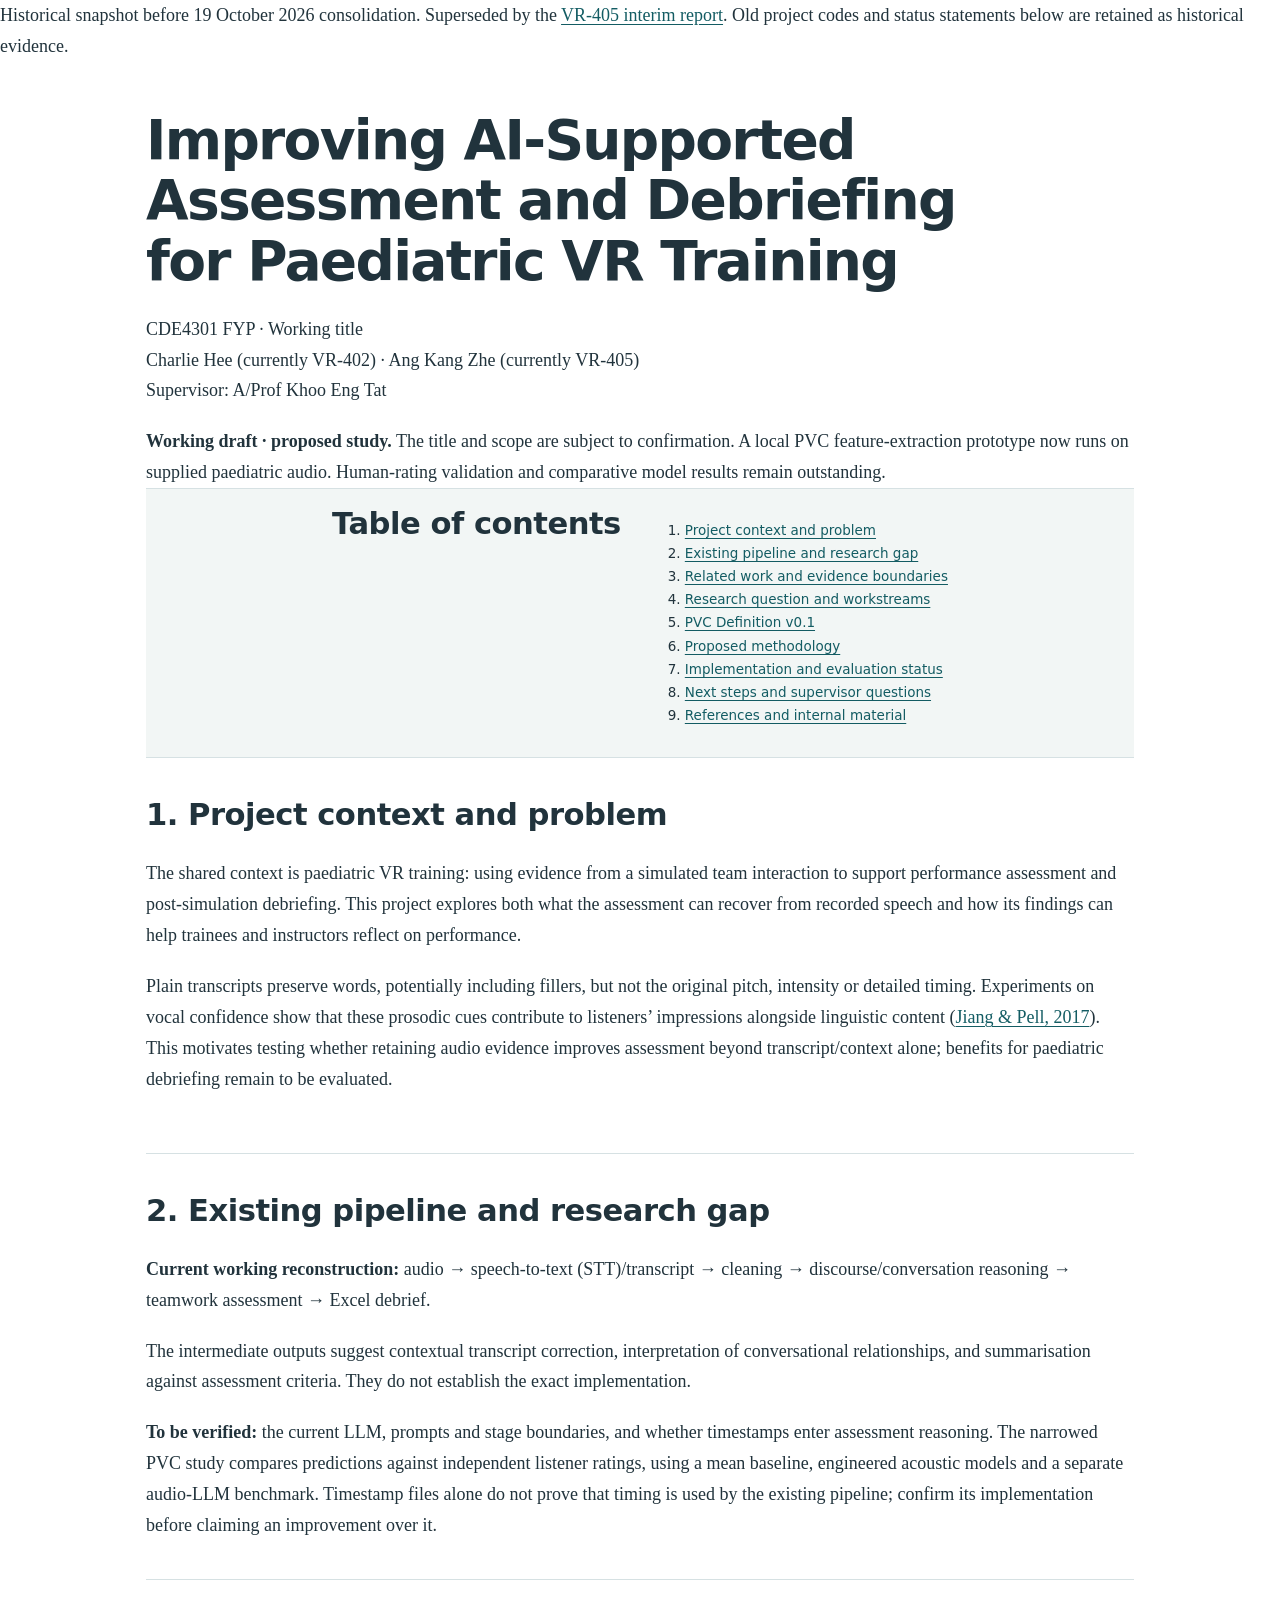
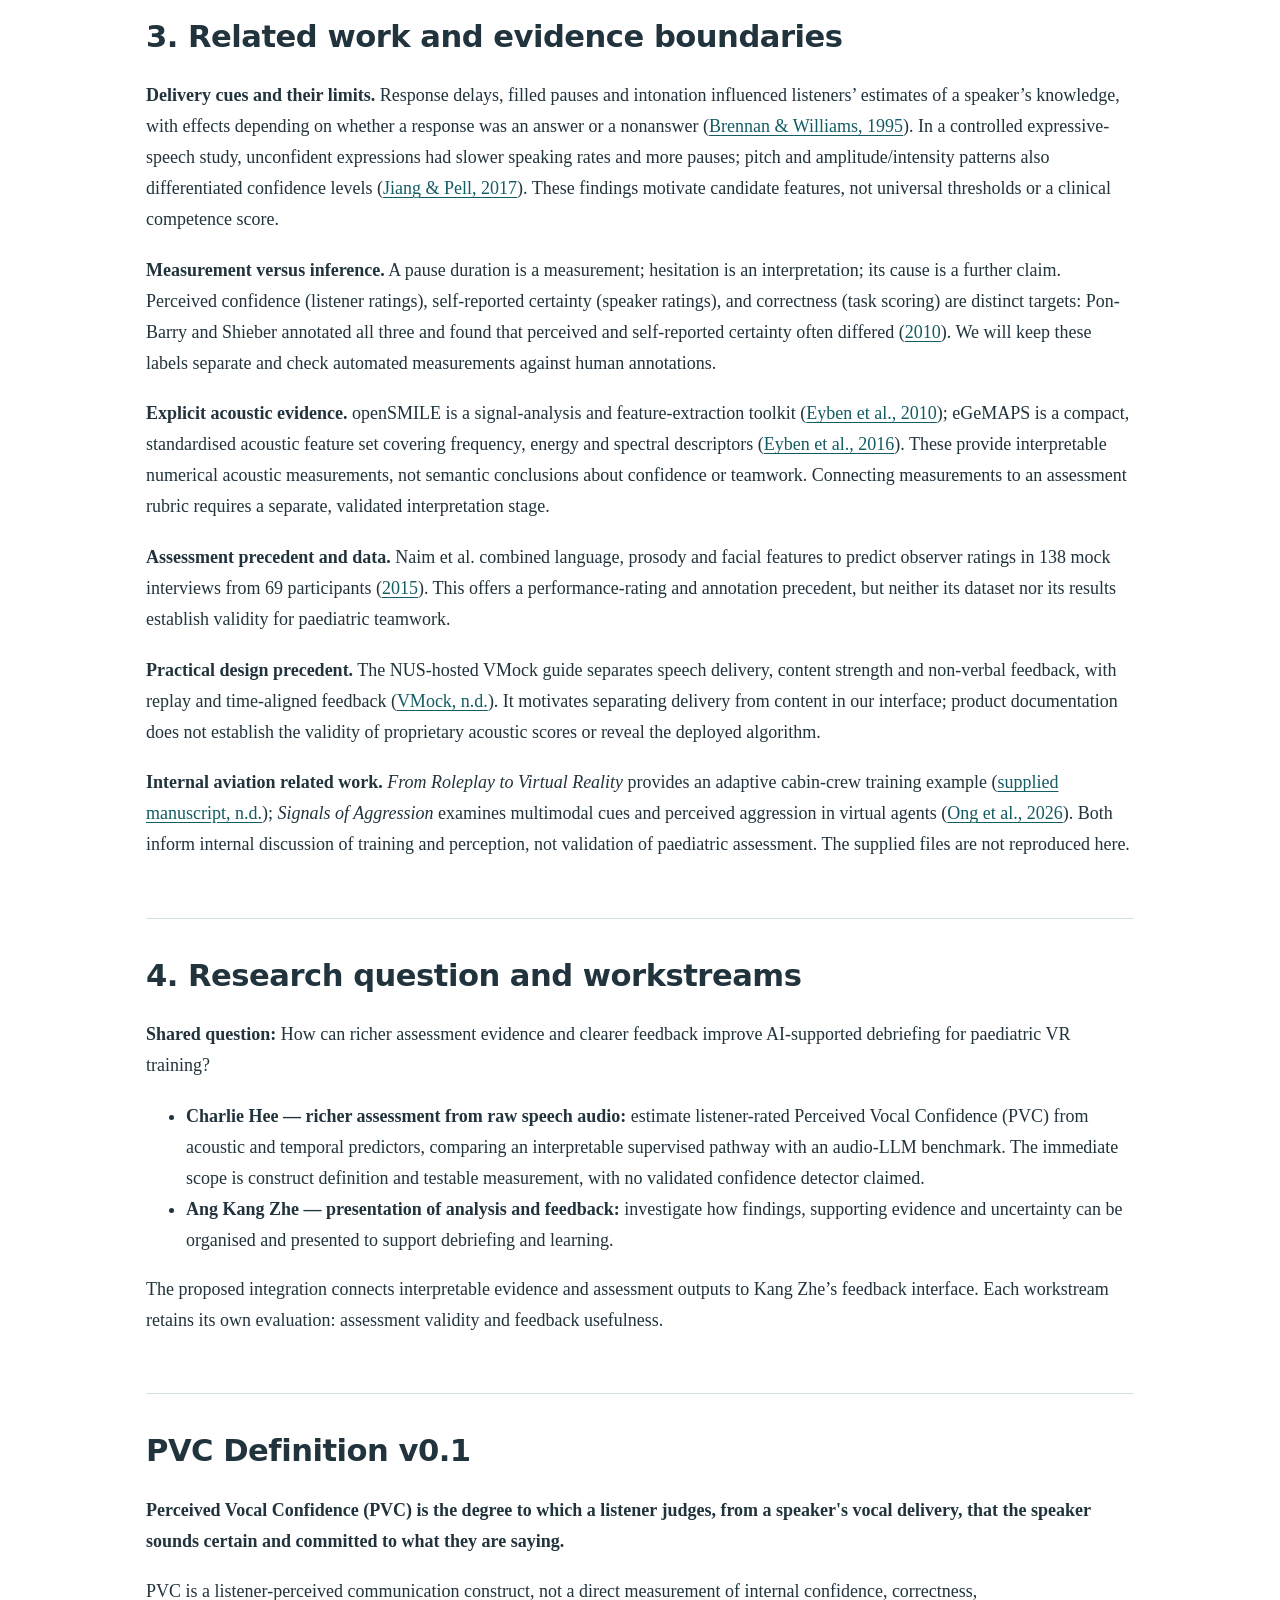
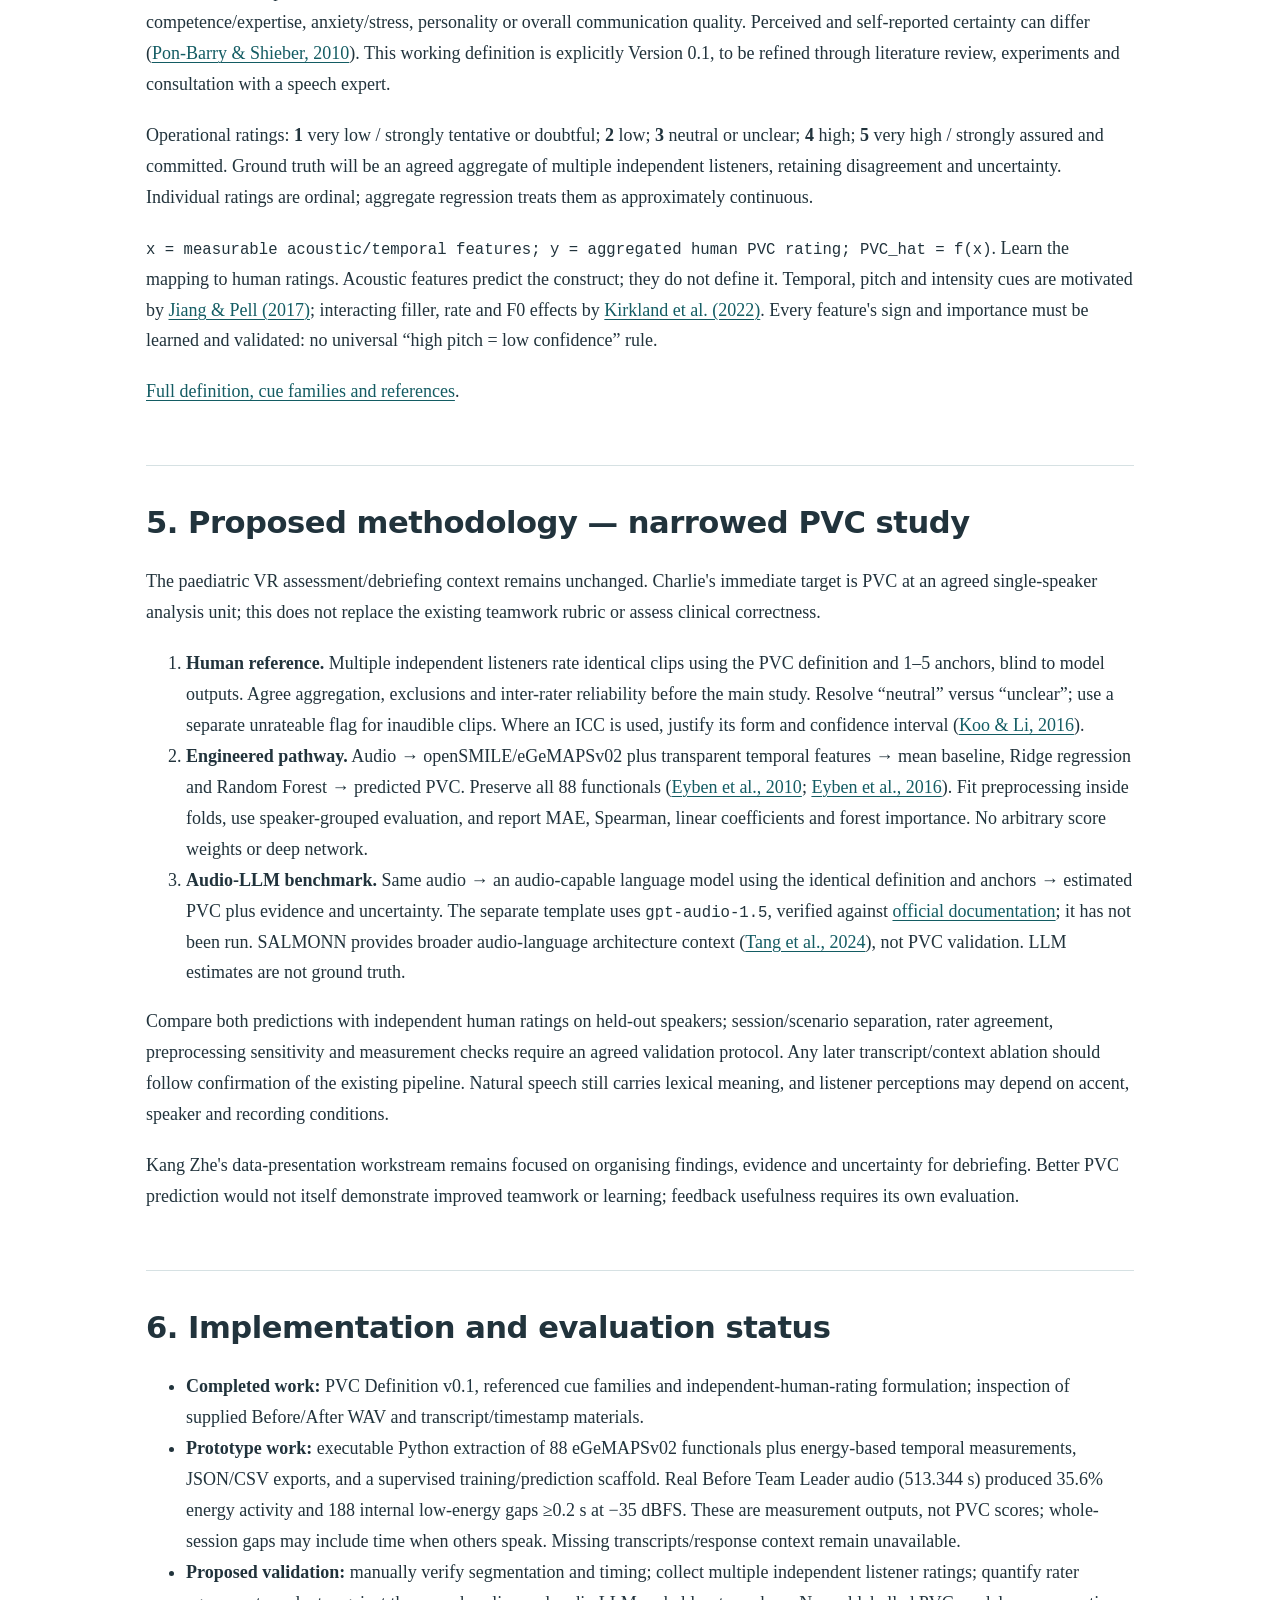
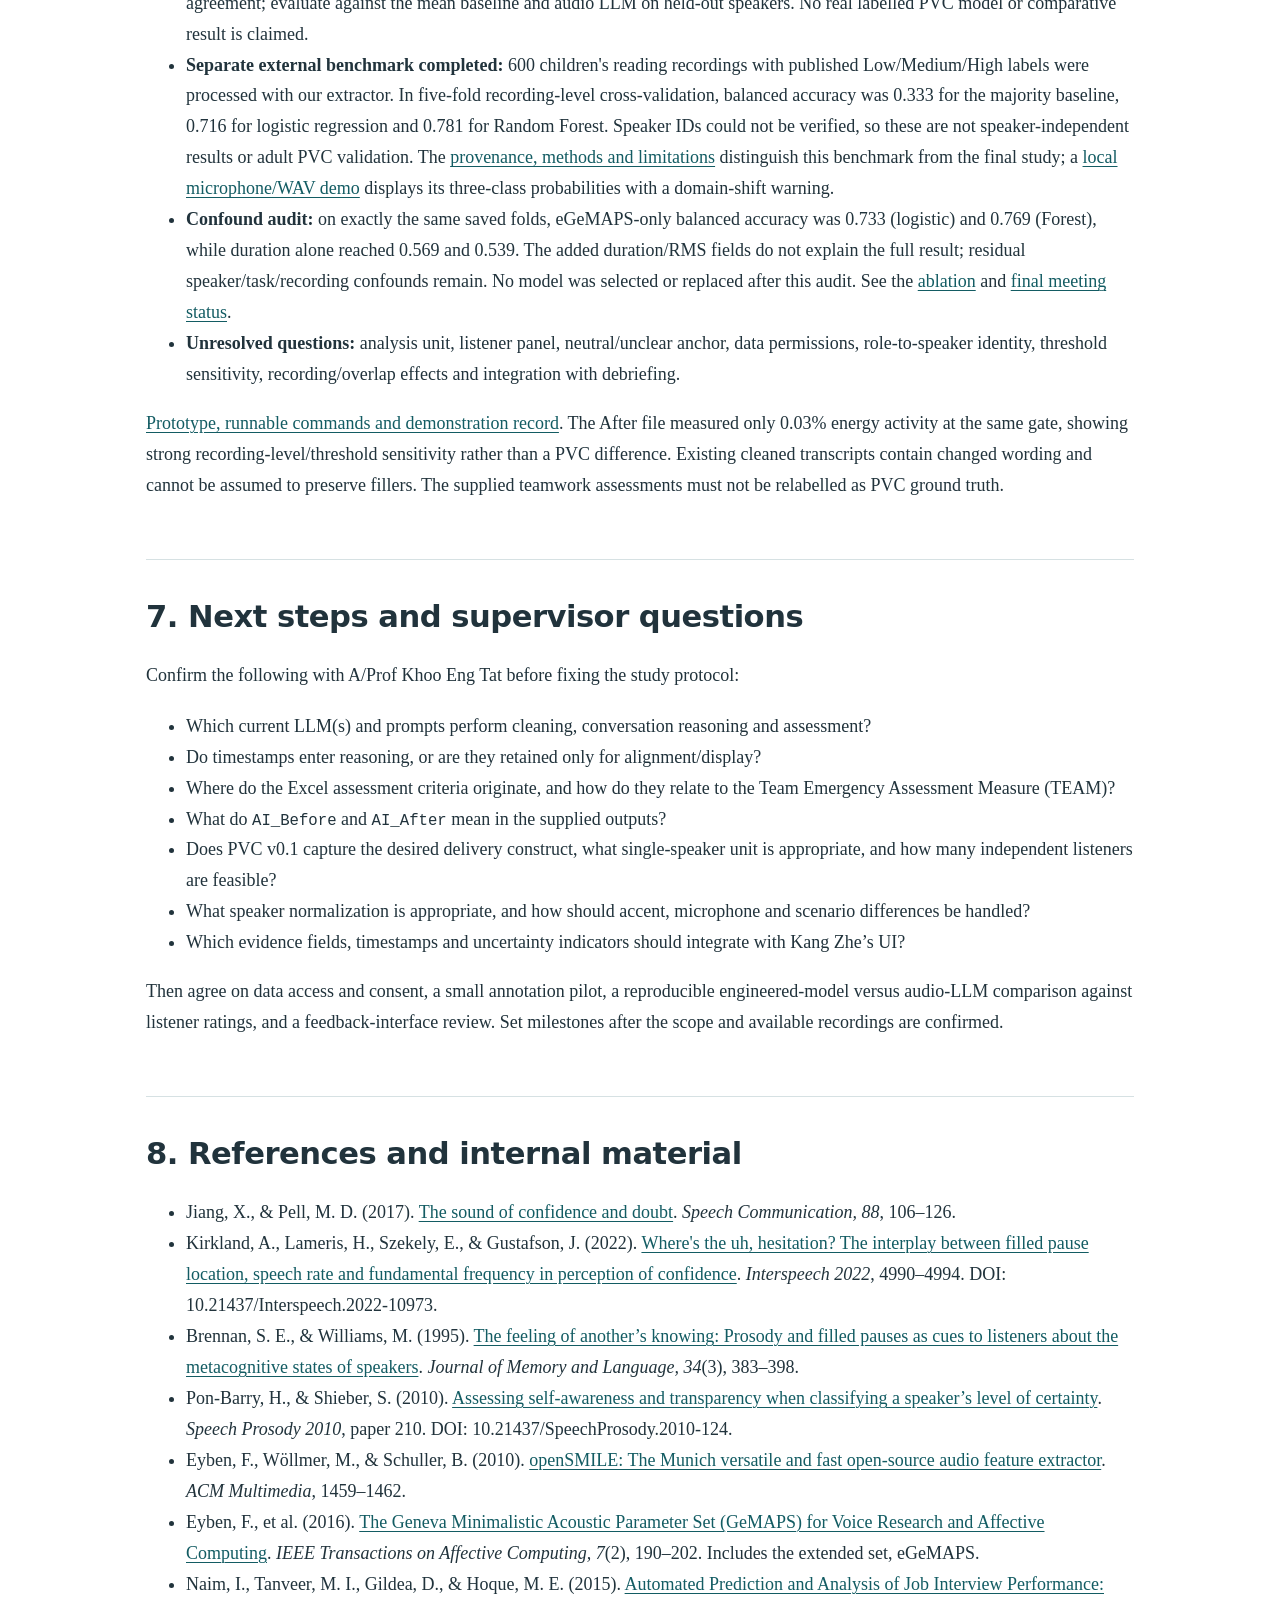
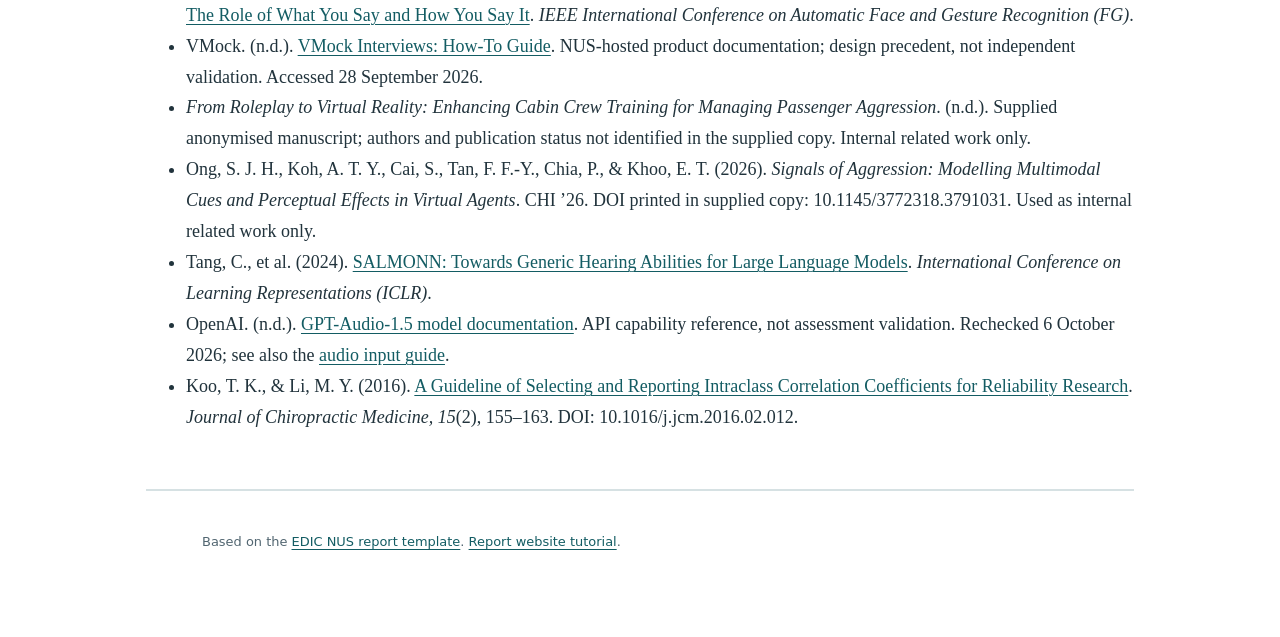
<file: docs/research/historical-pvc-report.html>
<!DOCTYPE html>
<html lang="en">
<head>
  <meta charset="UTF-8">
  <meta name="viewport" content="width=device-width, initial-scale=1.0">
  <meta name="description" content="Working FYP report on richer speech-audio assessment and effective debriefing for paediatric VR training.">
  <title>Paediatric VR Assessment and Debriefing — FYP Working Report</title>
  <link rel="stylesheet" href="../../index.css">
</head>
<body><aside>Historical snapshot before 19 October 2026 consolidation. Superseded by the <a href="../../index.html">VR-405 interim report</a>. Old project codes and status statements below are retained as historical evidence.</aside>
<main class="content">
  <h1>Improving AI-Supported Assessment and Debriefing for Paediatric VR Training</h1>
  <p class="subtitle">CDE4301 FYP · Working title<br>Charlie Hee (currently VR-402) · Ang Kang Zhe (currently VR-405)<br>Supervisor: A/Prof Khoo Eng Tat</p>
  <aside><strong>Working draft · proposed study.</strong> The title and scope are subject to confirmation. A local PVC feature-extraction prototype now runs on supplied paediatric audio. Human-rating validation and comparative model results remain outstanding.</aside>
  <nav aria-label="Table of contents">
    <h2>Table of contents</h2>
    <ol>
      <li><a href="#context">Project context and problem</a></li>
      <li><a href="#prior-work">Existing pipeline and research gap</a></li>
      <li><a href="#literature">Related work and evidence boundaries</a></li>
      <li><a href="#objectives">Research question and workstreams</a></li>
      <li><a href="#pvc-definition">PVC Definition v0.1</a></li>
      <li><a href="#methodology">Proposed methodology</a></li>
      <li><a href="#prototype">Implementation and evaluation status</a></li>
      <li><a href="#plan">Next steps and supervisor questions</a></li>
      <li><a href="#references">References and internal material</a></li>
    </ol>
  </nav>
  <section id="context">
    <h2>1. Project context and problem</h2>
    <p>The shared context is paediatric VR training: using evidence from a simulated team interaction to support performance assessment and post-simulation debriefing. This project explores both what the assessment can recover from recorded speech and how its findings can help trainees and instructors reflect on performance.</p>
    <p>Plain transcripts preserve words, potentially including fillers, but not the original pitch, intensity or detailed timing. Experiments on vocal confidence show that these prosodic cues contribute to listeners’ impressions alongside linguistic content (<a href="#ref-jiang">Jiang &amp; Pell, 2017</a>). This motivates testing whether retaining audio evidence improves assessment beyond transcript/context alone; benefits for paediatric debriefing remain to be evaluated.</p>
  </section>
  <section id="prior-work">
    <h2>2. Existing pipeline and research gap</h2>
    <p><strong>Current working reconstruction:</strong> audio → speech-to-text (STT)/transcript → cleaning → discourse/conversation reasoning → teamwork assessment → Excel debrief.</p>
    <p>The intermediate outputs suggest contextual transcript correction, interpretation of conversational relationships, and summarisation against assessment criteria. They do not establish the exact implementation.</p>
    <aside><strong>To be verified:</strong> the current LLM, prompts and stage boundaries, and whether timestamps enter assessment reasoning. The narrowed PVC study compares predictions against independent listener ratings, using a mean baseline, engineered acoustic models and a separate audio-LLM benchmark. Timestamp files alone do not prove that timing is used by the existing pipeline; confirm its implementation before claiming an improvement over it.</aside>
  </section>
  <section id="literature">
    <h2>3. Related work and evidence boundaries</h2>
    <p><strong>Delivery cues and their limits.</strong> Response delays, filled pauses and intonation influenced listeners’ estimates of a speaker’s knowledge, with effects depending on whether a response was an answer or a nonanswer (<a href="#ref-brennan">Brennan &amp; Williams, 1995</a>). In a controlled expressive-speech study, unconfident expressions had slower speaking rates and more pauses; pitch and amplitude/intensity patterns also differentiated confidence levels (<a href="#ref-jiang">Jiang &amp; Pell, 2017</a>). These findings motivate candidate features, not universal thresholds or a clinical competence score.</p>
    <p><strong>Measurement versus inference.</strong> A pause duration is a measurement; hesitation is an interpretation; its cause is a further claim. Perceived confidence (listener ratings), self-reported certainty (speaker ratings), and correctness (task scoring) are distinct targets: Pon-Barry and Shieber annotated all three and found that perceived and self-reported certainty often differed (<a href="#ref-ponbarry">2010</a>). We will keep these labels separate and check automated measurements against human annotations.</p>
    <p><strong>Explicit acoustic evidence.</strong> openSMILE is a signal-analysis and feature-extraction toolkit (<a href="#ref-opensmile">Eyben et al., 2010</a>); eGeMAPS is a compact, standardised acoustic feature set covering frequency, energy and spectral descriptors (<a href="#ref-egemaps">Eyben et al., 2016</a>). These provide interpretable numerical acoustic measurements, not semantic conclusions about confidence or teamwork. Connecting measurements to an assessment rubric requires a separate, validated interpretation stage.</p>
    <p><strong>Assessment precedent and data.</strong> Naim et al. combined language, prosody and facial features to predict observer ratings in 138 mock interviews from 69 participants (<a href="#ref-naim">2015</a>). This offers a performance-rating and annotation precedent, but neither its dataset nor its results establish validity for paediatric teamwork.</p>
    <p><strong>Practical design precedent.</strong> The NUS-hosted VMock guide separates speech delivery, content strength and non-verbal feedback, with replay and time-aligned feedback (<a href="#ref-vmock">VMock, n.d.</a>). It motivates separating delivery from content in our interface; product documentation does not establish the validity of proprietary acoustic scores or reveal the deployed algorithm.</p>
    <p><strong>Internal aviation related work.</strong> <cite>From Roleplay to Virtual Reality</cite> provides an adaptive cabin-crew training example (<a href="#ref-roleplay">supplied manuscript, n.d.</a>); <cite>Signals of Aggression</cite> examines multimodal cues and perceived aggression in virtual agents (<a href="#ref-ong">Ong et al., 2026</a>). Both inform internal discussion of training and perception, not validation of paediatric assessment. The supplied files are not reproduced here.</p>
  </section>
  <section id="objectives">
    <h2>4. Research question and workstreams</h2>
    <p><strong>Shared question:</strong> How can richer assessment evidence and clearer feedback improve AI-supported debriefing for paediatric VR training?</p>
    <ul>
      <li><strong>Charlie Hee — richer assessment from raw speech audio:</strong> estimate listener-rated Perceived Vocal Confidence (PVC) from acoustic and temporal predictors, comparing an interpretable supervised pathway with an audio-LLM benchmark. The immediate scope is construct definition and testable measurement, with no validated confidence detector claimed.</li>
      <li><strong>Ang Kang Zhe — presentation of analysis and feedback:</strong> investigate how findings, supporting evidence and uncertainty can be organised and presented to support debriefing and learning.</li>
    </ul>
    <p>The proposed integration connects interpretable evidence and assessment outputs to Kang Zhe’s feedback interface. Each workstream retains its own evaluation: assessment validity and feedback usefulness.</p>
  </section>
  <section id="pvc-definition">
    <h2>PVC Definition v0.1</h2>
    <p><strong>Perceived Vocal Confidence (PVC) is the degree to which a listener judges, from a speaker's vocal delivery, that the speaker sounds certain and committed to what they are saying.</strong></p>
    <p>PVC is a listener-perceived communication construct, not a direct measurement of internal confidence, correctness, competence/expertise, anxiety/stress, personality or overall communication quality. Perceived and self-reported certainty can differ (<a href="#ref-ponbarry">Pon-Barry &amp; Shieber, 2010</a>). This working definition is explicitly Version 0.1, to be refined through literature review, experiments and consultation with a speech expert.</p>
    <p>Operational ratings: <strong>1</strong> very low / strongly tentative or doubtful; <strong>2</strong> low; <strong>3</strong> neutral or unclear; <strong>4</strong> high; <strong>5</strong> very high / strongly assured and committed. Ground truth will be an agreed aggregate of multiple independent listeners, retaining disagreement and uncertainty. Individual ratings are ordinal; aggregate regression treats them as approximately continuous.</p>
    <p><code>x = measurable acoustic/temporal features; y = aggregated human PVC rating; PVC_hat = f(x)</code>. Learn the mapping to human ratings. Acoustic features predict the construct; they do not define it. Temporal, pitch and intensity cues are motivated by <a href="#ref-jiang">Jiang &amp; Pell (2017)</a>; interacting filler, rate and F0 effects by <a href="#ref-kirkland">Kirkland et al. (2022)</a>. Every feature's sign and importance must be learned and validated: no universal “high pitch = low confidence” rule.</p>
    <p><a href="https://github.com/Charlieheemg/VR-405/blob/main/docs/pvc_definition_v0_1.md">Full definition, cue families and references</a>.</p>
  </section>
  <section id="methodology">
    <h2>5. Proposed methodology — narrowed PVC study</h2>
    <p>The paediatric VR assessment/debriefing context remains unchanged. Charlie's immediate target is PVC at an agreed single-speaker analysis unit; this does not replace the existing teamwork rubric or assess clinical correctness.</p>
    <ol>
      <li><strong>Human reference.</strong> Multiple independent listeners rate identical clips using the PVC definition and 1–5 anchors, blind to model outputs. Agree aggregation, exclusions and inter-rater reliability before the main study. Resolve “neutral” versus “unclear”; use a separate unrateable flag for inaudible clips. Where an ICC is used, justify its form and confidence interval (<a href="#ref-koo">Koo &amp; Li, 2016</a>).</li>
      <li><strong>Engineered pathway.</strong> Audio → openSMILE/eGeMAPSv02 plus transparent temporal features → mean baseline, Ridge regression and Random Forest → predicted PVC. Preserve all 88 functionals (<a href="#ref-opensmile">Eyben et al., 2010</a>; <a href="#ref-egemaps">Eyben et al., 2016</a>). Fit preprocessing inside folds, use speaker-grouped evaluation, and report MAE, Spearman, linear coefficients and forest importance. No arbitrary score weights or deep network.</li>
      <li><strong>Audio-LLM benchmark.</strong> Same audio → an audio-capable language model using the identical definition and anchors → estimated PVC plus evidence and uncertainty. The separate template uses <code>gpt-audio-1.5</code>, verified against <a href="#ref-openai">official documentation</a>; it has not been run. SALMONN provides broader audio-language architecture context (<a href="#ref-salmonn">Tang et al., 2024</a>), not PVC validation. LLM estimates are not ground truth.</li>
    </ol>
    <p>Compare both predictions with independent human ratings on held-out speakers; session/scenario separation, rater agreement, preprocessing sensitivity and measurement checks require an agreed validation protocol. Any later transcript/context ablation should follow confirmation of the existing pipeline. Natural speech still carries lexical meaning, and listener perceptions may depend on accent, speaker and recording conditions.</p>
    <p>Kang Zhe's data-presentation workstream remains focused on organising findings, evidence and uncertainty for debriefing. Better PVC prediction would not itself demonstrate improved teamwork or learning; feedback usefulness requires its own evaluation.</p>
  </section>
  <section id="prototype">
    <h2>6. Implementation and evaluation status</h2>
    <ul>
      <li><strong>Completed work:</strong> PVC Definition v0.1, referenced cue families and independent-human-rating formulation; inspection of supplied Before/After WAV and transcript/timestamp materials.</li>
      <li><strong>Prototype work:</strong> executable Python extraction of 88 eGeMAPSv02 functionals plus energy-based temporal measurements, JSON/CSV exports, and a supervised training/prediction scaffold. Real Before Team Leader audio (513.344 s) produced 35.6% energy activity and 188 internal low-energy gaps ≥0.2 s at −35 dBFS. These are measurement outputs, not PVC scores; whole-session gaps may include time when others speak. Missing transcripts/response context remain unavailable.</li>
      <li><strong>Proposed validation:</strong> manually verify segmentation and timing; collect multiple independent listener ratings; quantify rater agreement; evaluate against the mean baseline and audio LLM on held-out speakers. No real labelled PVC model or comparative result is claimed.</li>
      <li><strong>Separate external benchmark completed:</strong> 600 children's reading recordings with published Low/Medium/High labels were processed with our extractor. In five-fold recording-level cross-validation, balanced accuracy was 0.333 for the majority baseline, 0.716 for logistic regression and 0.781 for Random Forest. Speaker IDs could not be verified, so these are not speaker-independent results or adult PVC validation. The <a href="https://github.com/Charlieheemg/VR-405/blob/main/docs/reading_confidence_benchmark.md">provenance, methods and limitations</a> distinguish this benchmark from the final study; a <a href="https://github.com/Charlieheemg/VR-405/blob/main/docs/live_confidence_demo.md">local microphone/WAV demo</a> displays its three-class probabilities with a domain-shift warning.</li>
      <li><strong>Confound audit:</strong> on exactly the same saved folds, eGeMAPS-only balanced accuracy was 0.733 (logistic) and 0.769 (Forest), while duration alone reached 0.569 and 0.539. The added duration/RMS fields do not explain the full result; residual speaker/task/recording confounds remain. No model was selected or replaced after this audit. See the <a href="https://github.com/Charlieheemg/VR-405/blob/main/docs/reading_confidence_ablation.md">ablation</a> and <a href="https://github.com/Charlieheemg/VR-405/blob/main/docs/pvc_meeting_status_final.md">final meeting status</a>.</li>
      <li><strong>Unresolved questions:</strong> analysis unit, listener panel, neutral/unclear anchor, data permissions, role-to-speaker identity, threshold sensitivity, recording/overlap effects and integration with debriefing.</li>
    </ul>
    <p><a href="https://github.com/Charlieheemg/VR-405/tree/main/prototype/pvc">Prototype, runnable commands and demonstration record</a>. The After file measured only 0.03% energy activity at the same gate, showing strong recording-level/threshold sensitivity rather than a PVC difference. Existing cleaned transcripts contain changed wording and cannot be assumed to preserve fillers. The supplied teamwork assessments must not be relabelled as PVC ground truth.</p>
  </section>
  <section id="plan">
    <h2>7. Next steps and supervisor questions</h2>
    <p>Confirm the following with A/Prof Khoo Eng Tat before fixing the study protocol:</p>
    <ul>
      <li>Which current LLM(s) and prompts perform cleaning, conversation reasoning and assessment?</li>
      <li>Do timestamps enter reasoning, or are they retained only for alignment/display?</li>
      <li>Where do the Excel assessment criteria originate, and how do they relate to the Team Emergency Assessment Measure (TEAM)?</li>
      <li>What do <code>AI_Before</code> and <code>AI_After</code> mean in the supplied outputs?</li>
      <li>Does PVC v0.1 capture the desired delivery construct, what single-speaker unit is appropriate, and how many independent listeners are feasible?</li>
      <li>What speaker normalization is appropriate, and how should accent, microphone and scenario differences be handled?</li>
      <li>Which evidence fields, timestamps and uncertainty indicators should integrate with Kang Zhe’s UI?</li>
    </ul>
    <p>Then agree on data access and consent, a small annotation pilot, a reproducible engineered-model versus audio-LLM comparison against listener ratings, and a feedback-interface review. Set milestones after the scope and available recordings are confirmed.</p>
  </section>
  <section id="references">
    <h2>8. References and internal material</h2>
    <ul>
      <li id="ref-jiang">Jiang, X., &amp; Pell, M. D. (2017). <a href="https://doi.org/10.1016/j.specom.2017.01.011">The sound of confidence and doubt</a>. <cite>Speech Communication, 88</cite>, 106–126.</li>
      <li id="ref-kirkland">Kirkland, A., Lameris, H., Szekely, E., &amp; Gustafson, J. (2022). <a href="https://www.isca-archive.org/interspeech_2022/kirkland22_interspeech.html">Where's the uh, hesitation? The interplay between filled pause location, speech rate and fundamental frequency in perception of confidence</a>. <cite>Interspeech 2022</cite>, 4990–4994. DOI: 10.21437/Interspeech.2022-10973.</li>
      <li id="ref-brennan">Brennan, S. E., &amp; Williams, M. (1995). <a href="https://doi.org/10.1006/jmla.1995.1017">The feeling of another’s knowing: Prosody and filled pauses as cues to listeners about the metacognitive states of speakers</a>. <cite>Journal of Memory and Language, 34</cite>(3), 383–398.</li>
      <li id="ref-ponbarry">Pon-Barry, H., &amp; Shieber, S. (2010). <a href="https://www.isca-archive.org/speechprosody_2010/ponbarry10_speechprosody.html">Assessing self-awareness and transparency when classifying a speaker’s level of certainty</a>. <cite>Speech Prosody 2010</cite>, paper 210. DOI: 10.21437/SpeechProsody.2010-124.</li>
      <li id="ref-opensmile">Eyben, F., Wöllmer, M., &amp; Schuller, B. (2010). <a href="https://doi.org/10.1145/1873951.1874246">openSMILE: The Munich versatile and fast open-source audio feature extractor</a>. <cite>ACM Multimedia</cite>, 1459–1462.</li>
      <li id="ref-egemaps">Eyben, F., et al. (2016). <a href="https://doi.org/10.1109/TAFFC.2015.2457417">The Geneva Minimalistic Acoustic Parameter Set (GeMAPS) for Voice Research and Affective Computing</a>. <cite>IEEE Transactions on Affective Computing, 7</cite>(2), 190–202. Includes the extended set, eGeMAPS.</li>
      <li id="ref-naim">Naim, I., Tanveer, M. I., Gildea, D., &amp; Hoque, M. E. (2015). <a href="https://www.cs.rochester.edu/u/gildea/pubs/naim-fg15.pdf">Automated Prediction and Analysis of Job Interview Performance: The Role of What You Say and How You Say It</a>. <cite>IEEE International Conference on Automatic Face and Gesture Recognition (FG)</cite>.</li>
      <li id="ref-vmock">VMock. (n.d.). <a href="https://nus.edu.sg/cfg/docs/default-source/students/vmock-interviews-guide.pdf?sfvrsn=1f8598ee_0">VMock Interviews: How-To Guide</a>. NUS-hosted product documentation; design precedent, not independent validation. Accessed 28 September 2026.</li>
      <li id="ref-roleplay"><cite>From Roleplay to Virtual Reality: Enhancing Cabin Crew Training for Managing Passenger Aggression</cite>. (n.d.). Supplied anonymised manuscript; authors and publication status not identified in the supplied copy. Internal related work only.</li>
      <li id="ref-ong">Ong, S. J. H., Koh, A. T. Y., Cai, S., Tan, F. F.-Y., Chia, P., &amp; Khoo, E. T. (2026). <cite>Signals of Aggression: Modelling Multimodal Cues and Perceptual Effects in Virtual Agents</cite>. CHI ’26. DOI printed in supplied copy: 10.1145/3772318.3791031. Used as internal related work only.</li>
      <li id="ref-salmonn">Tang, C., et al. (2024). <a href="https://proceedings.iclr.cc/paper_files/paper/2024/hash/476ab8f369e489c04187ba84f68cfa68-Abstract-Conference.html">SALMONN: Towards Generic Hearing Abilities for Large Language Models</a>. <cite>International Conference on Learning Representations (ICLR)</cite>.</li>
      <li id="ref-openai">OpenAI. (n.d.). <a href="https://developers.openai.com/api/docs/models/gpt-audio-1.5">GPT-Audio-1.5 model documentation</a>. API capability reference, not assessment validation. Rechecked 6 October 2026; see also the <a href="https://developers.openai.com/api/docs/guides/audio-chat-completions">audio input guide</a>.</li>
      <li id="ref-koo">Koo, T. K., &amp; Li, M. Y. (2016). <a href="https://pmc.ncbi.nlm.nih.gov/articles/PMC4913118/">A Guideline of Selecting and Reporting Intraclass Correlation Coefficients for Reliability Research</a>. <cite>Journal of Chiropractic Medicine, 15</cite>(2), 155–163. DOI: 10.1016/j.jcm.2016.02.012.</li>
    </ul>
  </section>
  <footer><p>Based on the <a href="https://github.com/edic-nus/template">EDIC NUS report template</a>. <a href="https://edic-nus.github.io/tutorial/">Report website tutorial</a>.</p></footer>
</main>
</body>
</html>
</file>
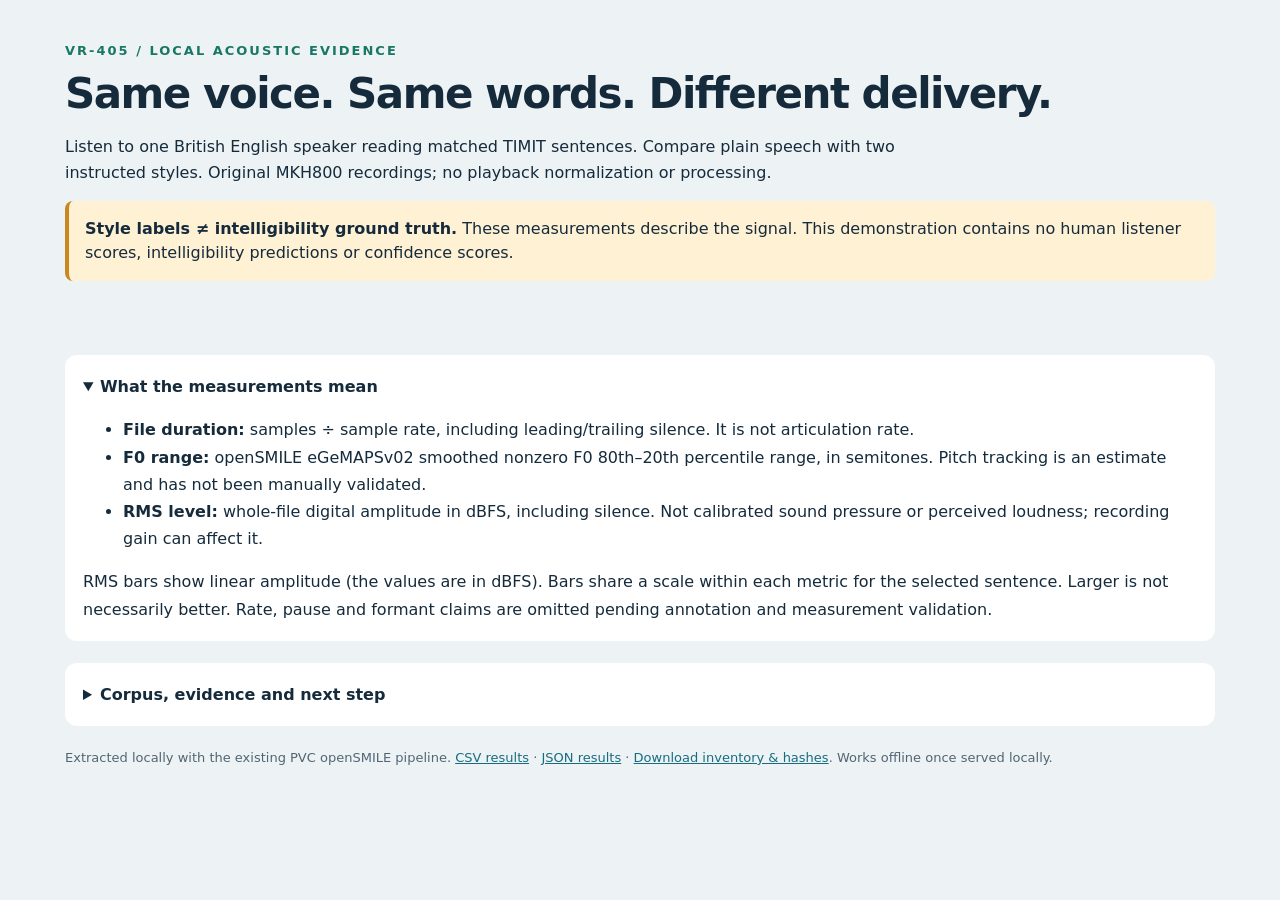
<file: prototype/pvc/edinburgh/template.html>
<!doctype html><html lang="en"><meta charset="utf-8"><meta name="viewport" content="width=device-width,initial-scale=1"><title>Speech styles · VR-405</title><style>
:root{font-family:system-ui;color:#152b3c;background:#edf2f4}body{max-width:1150px;margin:40px auto;padding:0 24px}h1{font-size:42px;letter-spacing:-1.5px;margin:10px 0}header p{max-width:850px;line-height:1.6}.tag{color:#197765;font-weight:750;font-size:13px;letter-spacing:2px}.notice{background:#fff1d4;border-left:4px solid #c98720;padding:16px;border-radius:8px;line-height:1.5}nav{display:flex;gap:10px;margin:26px 0}button{border:1px solid #b7c8d1;background:white;padding:12px 22px;border-radius:9px;cursor:pointer;font:inherit}button.active{background:#173e50;color:white}h2{font-size:24px}section{display:grid;grid-template-columns:repeat(3,1fr);gap:18px}.card{background:white;border-radius:16px;padding:23px;box-shadow:0 8px 30px #102c3b08}.card h3{margin-top:0}.card p,footer{font-size:13px;color:#526573;line-height:1.6}audio{width:100%;margin:12px 0}.metric{margin:19px 0}.label{font-size:13px;color:#536672}.value{font-size:25px;font-weight:650}.bar{height:6px;background:#e9eff2;margin-top:7px;border-radius:5px}.fill{height:100%;background:#238d80;border-radius:5px}details{background:white;padding:18px;margin:22px 0;border-radius:12px;line-height:1.7}a{color:#176d80}@media(max-width:800px){section{grid-template-columns:1fr}h1{font-size:32px}}@media print{body{margin:0}button,audio{display:none}.card{border:1px solid #ccc}details{display:block}}
</style><header><span class="tag">VR-405 / LOCAL ACOUSTIC EVIDENCE</span><h1>Same voice. Same words. Different delivery.</h1><p>Listen to one British English speaker reading matched TIMIT sentences. Compare plain speech with two instructed styles. Original MKH800 recordings; no playback normalization or processing.</p></header><div class="notice"><b>Style labels ≠ intelligibility ground truth.</b> These measurements describe the signal. This demonstration contains no human listener scores, intelligibility predictions or confidence scores.</div><nav id="nav"></nav><h2 id="sentence"></h2><section id="cards"></section><details open><summary><b>What the measurements mean</b></summary><ul><li><b>File duration:</b> samples ÷ sample rate, including leading/trailing silence. It is not articulation rate.</li><li><b>F0 range:</b> openSMILE eGeMAPSv02 smoothed nonzero F0 80th–20th percentile range, in semitones. Pitch tracking is an estimate and has not been manually validated.</li><li><b>RMS level:</b> whole-file digital amplitude in dBFS, including silence. Not calibrated sound pressure or perceived loudness; recording gain can affect it.</li></ul>RMS bars show linear amplitude (the values are in dBFS). Bars share a scale within each metric for the selected sentence. Larger is not necessarily better. Rate, pause and formant claims are omitted pending annotation and measurement validation.</details><details><summary><b>Corpus, evidence and next step</b></summary><p>The deposit describes one male RP English speaker, 25 sentences, five conditions and two recording microphones; the downloaded WAV archive contains 125 MKH800 files. Here the microphone, speaker and prompt are held fixed. Conditions are elicitation instructions, not perceptual outcomes. Hand-corrected phonetic TextGrids are supplied; they are not listener recognition labels.</p><p><a href="https://datashare.ed.ac.uk/items/e0d78c30-c38d-41a5-947c-b03186a50a97">Mayo (2013), corpus, DOI 10.7488/ds/138</a>. The only listed licence is a Depositor Agreement; raw audio stays private and local.</p><p><a href="https://pubs.asha.org/doi/10.1044/2023_AJSLP-23-00030">Gutz, Maffei & Green (2023)</a> found overlap in Clear and ASR-elicited acoustic changes, including reduced speaking rate and increased vowel distinctiveness. Their ASR accuracy, intelligibility and clarity related to different features. Our acted computer-directed condition does not reproduce their ASR-feedback intervention or listener experiment.</p><p>Next: recruit listeners for controlled word transcription in a defined listening condition, then test whether acoustic measures predict held-out listener outcomes across speakers. One speaker cannot establish generalization.</p></details><footer>Extracted locally with the existing PVC openSMILE pipeline. <a href="results.csv">CSV results</a> · <a href="results.json">JSON results</a> · <a href="inventory.json">Download inventory & hashes</a>. Works offline once served locally.</footer><script>
const data=__DATA__;const metrics=[['duration_s','File duration','s',2],['f0_range_st','Estimated F0 percentile range','st',2],['rms_dbfs','Recorded RMS level','dBFS',1]];
function show(id){document.querySelectorAll('button').forEach(b=>b.classList.toggle('active',b.dataset.id===id));const rows=data.filter(x=>x.sentence_id===id);document.querySelector('#sentence').textContent='“'+rows[0].prompt+'”';document.querySelector('#cards').innerHTML=rows.map(r=>`<article class="card"><h3>${r.condition}</h3><p>Sentence ${id} · same speaker · MKH800</p><audio controls preload="auto" src="${r.audio}"></audio>${metrics.map(([k,label,unit,n])=>{const max=Math.max(...rows.map(x=>Math.abs(x[k])));return `<div class="metric"><div class="label">${label}</div><span class="value">${r[k].toFixed(n)}</span> ${unit}<div class="bar"><div class="fill" style="width:${(k==='rms_dbfs'?Math.pow(10,r[k]/20)/Math.max(...rows.map(x=>Math.pow(10,x[k]/20))):Math.abs(r[k])/max)*100}%"></div></div></div>`}).join('')}<p>${r.file}<br>16 kHz · original WAV<br>${r.peak>=.999?'Inspect possible clipping':'No samples at ≥0.999 full scale'}</p></article>`).join('');document.querySelectorAll('audio').forEach(a=>a.onplay=()=>document.querySelectorAll('audio').forEach(b=>{if(a!==b)b.pause()}))}
for(const id of [...new Set(data.map(x=>x.sentence_id))]){let b=document.createElement('button');b.dataset.id=id;b.textContent='Sentence '+id;b.onclick=()=>show(id);document.querySelector('#nav').append(b)}show('0001');
</script></html>
</file>
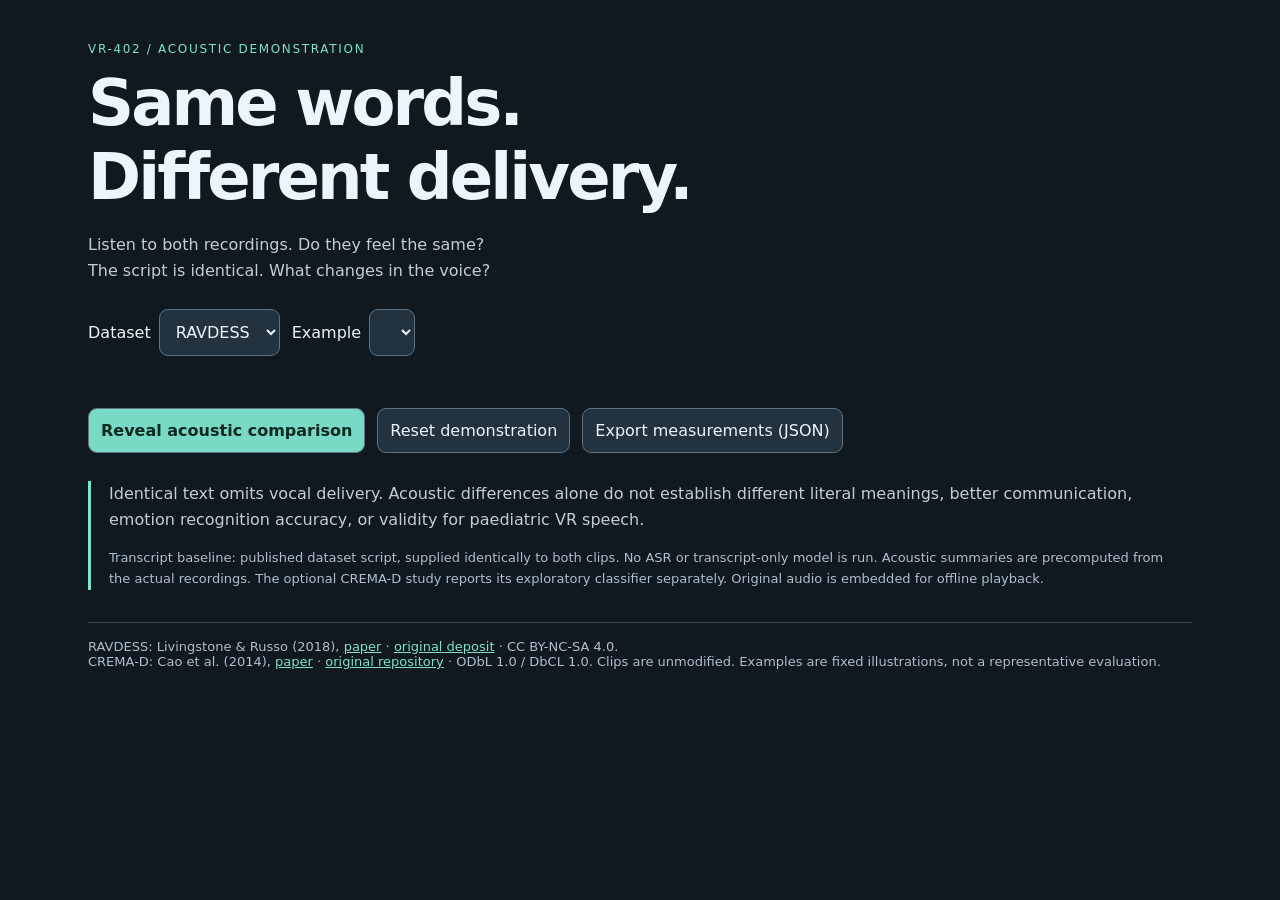
<file: prototype/pvc/emotion_demo/template.html>
<!doctype html>
<html lang="en"><meta charset="utf-8"><meta name="viewport" content="width=device-width,initial-scale=1">
<title>Same words. Different delivery. · VR-402</title>
<style>
:root{color-scheme:dark;font-family:system-ui,sans-serif;background:#101820;color:#edf5fa}*{box-sizing:border-box}body{margin:0}main{max-width:1160px;margin:auto;padding:42px 28px}h1{font-size:clamp(32px,5vw,64px);letter-spacing:-.045em;margin:10px 0 18px}h2{font-size:20px}.eyebrow{color:#7fe0ce;letter-spacing:.14em;font-size:12px}p{line-height:1.6;color:#c0ced8}.controls{display:flex;gap:12px;flex-wrap:wrap;margin:26px 0}select,button{background:#22323f;border:1px solid #5e7383;color:inherit;border-radius:9px;padding:12px;font:inherit}button{cursor:pointer}button:hover,button:focus-visible{border-color:#7fe0ce}label{display:flex;gap:8px;align-items:center}#pair{margin:18px 0}.pair{display:grid;grid-template-columns:1fr 1fr;gap:18px}.card{padding:25px;background:#192733;border:1px solid #344857;border-radius:16px;min-width:0}.quote{font-size:25px;color:#fff;min-height:65px}.badge{color:#7fe0ce}audio{width:100%;margin:10px 0}svg{width:100%;height:80px}.small{font-size:13px;color:#aebfcd}.reveal{background:#78d9c5;color:#102920;font-weight:650}.metrics{margin-top:22px;overflow:auto}table{border-collapse:collapse;width:100%;text-align:left}th,td{padding:14px;border-bottom:1px solid #344857}th{color:#a9bccb;font-weight:500}.num{font-variant-numeric:tabular-nums}.bar{height:4px;background:#7fe0ce;margin-top:7px}.notes{border-left:3px solid #7fe0ce;padding:0 18px;margin-top:28px}a{color:#7fe0ce}footer{margin-top:32px;padding-top:16px;border-top:1px solid #344857}[hidden]{display:none!important}@media(max-width:680px){.pair{grid-template-columns:1fr}main{padding:24px 16px}.quote{min-height:0}th,td{padding:10px}}
</style>
<main><div class="eyebrow">VR-402 / ACOUSTIC DEMONSTRATION</div>
<h1>Same words.<br>Different delivery.</h1>
<p>Listen to both recordings. Do they feel the same?<br>The script is identical. What changes in the voice?</p>
<div class="controls"><label>Dataset <select id="dataset"><option>RAVDESS</option><option>CREMA-D</option></select></label><label id="groupLabel">Example <select id="group"></select></label></div>
<div class="pair" id="pair"></div>
<div class="controls"><button id="reveal" class="reveal" aria-expanded="false">Reveal acoustic comparison</button><button id="reset">Reset demonstration</button><button id="download">Export measurements (JSON)</button></div>
<section id="comparison" hidden><h2>Additional information beyond the transcript</h2><p id="equality"></p><p id="intensity" class="small" hidden>CREMA-D: expressive takes use medium intended intensity; neutral is unspecified. Neutral comparisons therefore do not hold intensity constant.</p>
<div class="metrics"><table><thead><tr><th>Measured feature</th><th>Recording A</th><th>Recording B</th><th>B − A</th></tr></thead><tbody id="values"></tbody></table></div><p id="observations"></p>
<p class="small">Duration and RMS use the complete, untrimmed file. RMS dBFS is recording level, not calibrated sound pressure. Pitch uses finite, positive openSMILE eGeMAPSv02 F0 estimates (at least five frames); median is in Hz and range is the 80th–20th percentile difference in semitones. Pitch tracks have not been checked against reference F0. Waveforms share a full-scale amplitude axis and are stretched to each clip’s duration.</p>
<details><summary>Reveal dataset labels and provenance</summary><div id="provenance"></div><p>These are the actors’ intended emotion labels from filenames. They are neither model predictions nor human listener judgements. Independent listener votes and exploratory predictions, where available, appear in the separate optional study panel.</p></details></section>
<details id="studyPanel" hidden style="margin-top:26px;padding:20px;border:1px solid #5e7383;border-radius:12px"><summary>Optional study: human perceptions and model predictions</summary>
<h2>Independent audio-only listener judgements</h2><p class="small">CREMA-D official audio-only vote counts, matched by filename. These distributions retain ties and disagreement. Actor 1001 was absent from training and validation. Dataset acted labels, listener judgements, acoustic measurements and model outputs are separate sources of evidence.</p>
<div class="pair" id="studyClips"></div><h2>Exploratory speaker-separated results</h2><div class="metrics"><table><thead><tr><th>Split</th><th>Scored / selected</th><th>Macro-F1: model / majority</th><th>Balanced acc.: model / majority</th></tr></thead><tbody id="studyScores"></tbody></table></div>
<p id="studyMethod" class="small"></p><p class="small">Training is resubstitution. Validation selected regularisation; test uses unseen speakers. Tied votes are excluded from single-label scoring, and still displayed. Model probabilities are uncalibrated; they are not communication-quality scores. Coefficients describe associations and provide no causal evidence for coaching. This small subset does not validate clinical outcomes or paediatric VR learning.</p>
<p class="small"><a href="study-methods.md">Methods, counts, confusion matrices and limitations</a> · <a href="study-results.json" download>Full study results</a></p></details>
<div class="notes"><p>Identical text omits vocal delivery. Acoustic differences alone do not establish different literal meanings, better communication, emotion recognition accuracy, or validity for paediatric VR speech.</p><p class="small">Transcript baseline: published dataset script, supplied identically to both clips. No ASR or transcript-only model is run. Acoustic summaries are precomputed from the actual recordings. The optional CREMA-D study reports its exploratory classifier separately. Original audio is embedded for offline playback.</p></div>
<footer class="small">RAVDESS: Livingstone &amp; Russo (2018), <a href="https://doi.org/10.1371/journal.pone.0196391">paper</a> · <a href="https://zenodo.org/records/1188976">original deposit</a> · CC BY-NC-SA 4.0.<br>CREMA-D: Cao et al. (2014), <a href="https://doi.org/10.1109/TAFFC.2014.2336244">paper</a> · <a href="https://github.com/CheyneyComputerScience/CREMA-D">original repository</a> · ODbL 1.0 / DbCL 1.0. Clips are unmodified. Examples are fixed illustrations, not a representative evaluation.</footer>
</main><script>
'use strict';
const DATA=__DATA__;
const $=id=>document.getElementById(id);
let current=[], revealed=false;
const specs=[['duration_s','Duration (s)'],['rms_dbfs','Whole-file RMS (dBFS)'],['f0_median_hz','Median voiced pitch F0 (Hz)'],['f0_range_st','Voiced pitch range (semitones)']];
function node(tag,text,cls){const e=document.createElement(tag);if(text!==undefined)e.textContent=text;if(cls)e.className=cls;return e}
function stopAudio(){document.querySelectorAll('audio').forEach(a=>{a.pause();a.currentTime=0})}
function hide(){revealed=false;$('comparison').hidden=true;$('reveal').textContent='Reveal acoustic comparison';$('reveal').setAttribute('aria-expanded','false');document.querySelectorAll('details').forEach(d=>d.open=false)}
function datasetChanged(){stopAudio();const rav=$('dataset').value==='RAVDESS';$('group').replaceChildren();
 if(rav){for(const actor of ['01','02'])for(const statement of ['01','02']){const o=node('option',`Actor ${actor} · sentence ${statement}`);o.value=actor+'|'+statement;$('group').append(o)}}
 else{const o=node('option',"Actor 1001 · It's eleven o'clock");o.value='1001|IEO';$('group').append(o)}
 render()}
function render(){stopAudio();hide();const [actor,statement]=$('group').value.split('|');current=DATA.clips.filter(c=>c.dataset===$('dataset').value&&c.actor===actor&&c.statement===statement);$('pair').replaceChildren();
 for(let side=0;side<2;side++){
  const card=node('article',undefined,'card');card.append(node('h2','Recording '+('AB'[side])));
  const selector=node('select');selector.setAttribute('aria-label','Recording '+('AB'[side])+' selection');
  current.forEach((c,i)=>{const o=node('option','Take '+(i+1));o.value=i;selector.append(o)});selector.value=side===0?0:current.length-1;
  card.append(selector,node('p',current[0].transcript,'quote'));const audio=node('audio');audio.controls=true;audio.preload='metadata';card.append(audio);
  audio.addEventListener('play',()=>document.querySelectorAll('audio').forEach(other=>{if(other!==audio)other.pause()}));
  audio.addEventListener('error',()=>{card.querySelector('.status').textContent='Playback failed. Try opening this file in Chrome or Safari.'});
  const wave=document.createElementNS('http://www.w3.org/2000/svg','svg');wave.setAttribute('viewBox','0 0 360 80');wave.setAttribute('role','img');wave.setAttribute('aria-label','Full-scale waveform envelope');card.append(wave,node('p','Original recording · embedded offline','small status'));
  function change(){stopAudio();hide();const c=current[Number(selector.value)];audio.src=c.audio;wave.replaceChildren();c.waveform.forEach((v,i)=>{const line=document.createElementNS(wave.namespaceURI,'line');for(const [k,val]of Object.entries({x1:i*2,x2:i*2,y1:40-v*38,y2:40+v*38,stroke:'#7fe0ce','stroke-width':1.3}))line.setAttribute(k,val);wave.append(line)});card.querySelector('.status').textContent=`${c.metrics.duration_s.toFixed(2)} s · ${c.sample_rate_hz/1000} kHz · original recording`;if(document.querySelectorAll('#pair select').length===2)renderStudy()}
  selector.addEventListener('change',change);$('pair').append(card);change();
 }
}
function chosen(){return [...$('pair').querySelectorAll('select')].map(s=>current[Number(s.value)])}
function renderStudy(){const study=DATA.study;$('studyPanel').hidden=!study||$('dataset').value!=='CREMA-D';if($('studyPanel').hidden)return;
 $('studyClips').replaceChildren();chosen().forEach((clip,i)=>{const record=study.demo_clips[clip.file];const h=record.human;const card=node('article',undefined,'card');card.append(node('h2','Recording '+('AB'[i])),node('p',clip.file,'small'),node('p','Dataset acted label: '+clip.emotion));
 const winners=h.winners.map(k=>study.label_names[k]).join(' / ');card.append(node('p',h.total===0?'No audio-only votes available.':`${h.total} audio-only votes · ${h.tied?'TIED plurality':'Unique plurality'}: ${winners}. Largest vote share: ${(100*h.agreement).toFixed(1)}%.`));
 card.append(node('p',h.total===0?'Excluded from scoring: no audio-only judgements.':h.tied?'Excluded from single-label scoring; no tie is resolved.':`Human target: ${winners}. Model ${record.correct?'matches':'does not match'} this held-out plurality.`));
 card.append(node('p','Exploratory model prediction: '+study.label_names[record.prediction]));
 const table=node('table');const head=node('tr');['Emotion','Human votes','Model probability (uncalibrated)'].forEach(t=>head.append(node('th',t)));table.append(head);
 for(const k of study.labels){const tr=node('tr');tr.append(node('th',study.label_names[k]),node('td',`${h.counts[k]}${h.total?` (${(100*h.counts[k]/h.total).toFixed(1)}%)`:''}`),node('td',(100*record.probabilities[k]).toFixed(1)+'%'));table.append(tr)}const wrap=node('div',undefined,'metrics');wrap.append(table);card.append(wrap);$('studyClips').append(card)});
 $('studyScores').replaceChildren();for(const [split,r]of Object.entries(study.partitions)){const tr=node('tr');[split,`${r.scored_clips} / ${r.selected_clips}`,`${r.model.macro_f1.toFixed(3)} / ${r.majority_baseline.macro_f1.toFixed(3)}`,`${r.model.balanced_accuracy.toFixed(3)} / ${r.majority_baseline.balanced_accuracy.toFixed(3)}`].forEach(v=>tr.append(node('td',v)));$('studyScores').append(tr)}
 $('studyMethod').textContent=`720 fixed recordings · 30 speakers · 4 sentences · 88 eGeMAPSv02 features · L2 logistic regression, selected C=${study.selected_C}. Train/validation/test speakers: 20/5/5. No validation refit. Baseline: most frequent training human target.`;
}
$('reveal').onclick=()=>{const [a,b]=chosen();revealed=!revealed;$('comparison').hidden=!revealed;$('intensity').hidden=a.dataset!=='CREMA-D';$('reveal').textContent=revealed?'Hide acoustic comparison':'Reveal acoustic comparison';$('reveal').setAttribute('aria-expanded',String(revealed));$('equality').textContent=a.transcript===b.transcript?'Identical supplied transcript for A and B. Each recording retains its own acoustic measurements.':'Different transcripts.';$('values').replaceChildren();
 for(const [key,label]of specs){const tr=node('tr');tr.append(node('th',label));for(const c of [a,b])tr.append(node('td',c.metrics[key]===null?'Unavailable':c.metrics[key].toFixed(2),'num'));tr.append(node('td',a.metrics[key]===null||b.metrics[key]===null?'Unavailable':(b.metrics[key]-a.metrics[key]).toFixed(2),'num'));$('values').append(tr)}
 const statements=[];for(const [key,label,unit]of [['duration_s','whole-file duration','s'],['rms_dbfs','recorded RMS level','dB'],['f0_median_hz','estimated median voiced F0','Hz']]){if(a.metrics[key]===null||b.metrics[key]===null){statements.push(`The ${label} comparison is unavailable.`);continue}const d=b.metrics[key]-a.metrics[key];statements.push(Math.abs(d)<.005?`A and B have the same ${label} to the displayed precision.`:key==='duration_s'?`B is ${Math.abs(d).toFixed(2)} s ${d>0?'longer':'shorter'} than A (whole-file duration).`:`B has ${Math.abs(d).toFixed(2)} ${unit} ${d>0?'higher':'lower'} ${label} than A.`)}$('observations').textContent=statements.join(' ');
 $('provenance').replaceChildren();[a,b].forEach((c,i)=>{$('provenance').append(node('p',`${'AB'[i]} · Dataset acted label: ${c.emotion} · intensity ${c.intensity} · ${c.file}`),node('p','SHA-256: '+c.sha256,'small'))})};
$('dataset').onchange=datasetChanged;$('group').onchange=render;$('reset').onclick=()=>{stopAudio();render()};
$('download').onclick=()=>{const clips=chosen().map(({audio,waveform,...rest})=>rest);const url=URL.createObjectURL(new Blob([JSON.stringify({...DATA,clips},null,2)],{type:'application/json'}));const link=node('a');link.href=url;link.download='acoustic-comparison.json';link.click();setTimeout(()=>URL.revokeObjectURL(url),1000)};
datasetChanged();
</script></html>
</file>
<file: index.css>
:root{--ink:#21333c;--muted:#526671;--accent:#135c63;--line:#d6e1e3;--paper:#fff;--wash:#f2f6f5;--warm:#a75a32;font-family:Georgia,'Times New Roman',serif;color:var(--ink);background:var(--paper);font-size:18px;line-height:1.72}*{box-sizing:border-box}html{scroll-behavior:smooth}body{margin:0}.masthead,main,.backmatter,footer{max-width:1100px;margin:auto;padding:32px 56px}.masthead{padding-top:64px;padding-bottom:34px}h1,h2,h3,nav,.eyebrow,.status,.address-note,figcaption,.report-code,.authors,.deck,table,.flow-label{font-family:system-ui,-apple-system,BlinkMacSystemFont,'Segoe UI',sans-serif}h1{font-size:clamp(2.1rem,4.3vw,3.2rem);line-height:1.1;letter-spacing:-1.7px;max-width:900px;margin:16px 0 22px;font-weight:720}h2{font-size:1.7rem;line-height:1.25;letter-spacing:-.5px;margin:0 0 24px}h3{font-size:1.05rem;line-height:1.4;margin:30px 0 14px}p{margin:0 0 1.1rem}a{color:var(--accent);text-decoration-thickness:1px;text-underline-offset:3px}a:hover{color:#713b21}a:focus-visible,[tabindex]:focus-visible{outline:3px solid #ad6429;outline-offset:4px}.eyebrow,.flow-label{font-size:.7rem;letter-spacing:1.5px;text-transform:uppercase;font-weight:750;color:var(--accent);margin-bottom:14px}.report-code,.status,.address-note{font-size:.76rem;color:var(--muted)}.deck{font-size:1.08rem;line-height:1.5;max-width:700px;color:var(--muted)}.authors{display:grid;grid-template-columns:1fr 1fr 1fr;gap:24px;border-top:1px solid var(--line);padding-top:24px;margin-top:28px;font-size:.8rem;line-height:1.6}.authors strong{color:var(--ink)}nav{border-block:1px solid var(--line);background:var(--wash);display:flex;flex-wrap:wrap;justify-content:center;gap:12px 24px;padding:16px 24px;font-size:.75rem}main section{padding:38px 0;border-bottom:1px solid var(--line);scroll-margin-top:24px}.summary{background:var(--wash);padding:28px 30px!important;border-left:4px solid var(--accent);margin:12px 0 12px}.summary h2{font-size:1.32rem}.summary p:last-child{margin-bottom:0}figure{margin:30px 0}figure img{width:100%;height:auto;display:block;border:1px solid var(--line)}figcaption{font-size:.76rem;color:var(--muted);line-height:1.55;margin-top:12px}.flow-source{background:#e7efed;padding:20px 24px;border:1px solid var(--line)}.flow-source strong{display:block;font:600 .9rem/1.6 system-ui;margin-top:6px}.flow-branches{display:grid;grid-template-columns:1fr 1fr;gap:16px;margin-top:16px}.flow-branches>div{border:1px solid var(--line);border-top:3px solid var(--accent);padding:20px 24px}.flow-branches>div:last-child{border-top-color:var(--warm)}.flow-branches h3{margin:8px 0 12px}.flow-branches p{font-size:.88rem;line-height:1.6;margin:0}.table-scroll{overflow-x:auto;margin:24px 0;border:1px solid var(--line);border-radius:3px}table{border-collapse:collapse;width:100%;font-size:.77rem;line-height:1.55;text-align:left}caption{text-align:left;padding:13px 16px;font-weight:650;color:var(--ink);background:var(--wash)}th,td{padding:13px 15px;vertical-align:top;border-bottom:1px solid var(--line)}thead th{background:#e7efed;color:#213f44}tbody th{font-weight:650;width:27%}tbody tr:last-child>*{border-bottom:0}.references{font-size:.79rem;line-height:1.6}.references li{margin-bottom:14px;overflow-wrap:anywhere}.references ol{padding-left:24px}.backmatter{font-size:.87rem}.backmatter li{margin-bottom:12px;overflow-wrap:anywhere}footer{font: .72rem/1.7 system-ui;border-top:1px solid var(--line);color:var(--muted)}footer p{margin-top:8px}code{font-size:.87em;overflow-wrap:anywhere}.skip-link{position:absolute;left:16px;top:-100px;background:white;padding:12px;z-index:3}.skip-link:focus{top:12px}.evidence-grid{display:grid;grid-template-columns:1fr 1fr;gap:18px;margin:24px 0}.evidence-card{border:1px solid var(--line);padding:22px}.evidence-card h3{margin-top:0}.evidence-card p{font-size:.9rem}.notice{padding:18px 22px;background:var(--wash);border-left:3px solid var(--accent)}.handover{background:var(--wash);padding:20px}.handover-paths{display:grid;grid-template-columns:1fr 1fr;gap:20px;padding-left:22px}.draft{padding:22px;background:#faf6ee;border-left:3px solid var(--warm)}
@media screen and (max-width:680px){:root{font-size:17px}.masthead,main,.backmatter,footer{padding:24px 20px}.masthead{padding-top:36px}h1{letter-spacing:-.9px}h2{font-size:1.45rem}.authors{grid-template-columns:1fr;gap:10px}.authors p{margin-bottom:0}.summary{padding:22px 20px!important}nav{justify-content:flex-start;gap:10px 18px;padding:14px 20px}.flow-branches,.evidence-grid,.handover-paths{grid-template-columns:1fr}.flow-branches>div,.flow-source{padding:18px}.table-scroll table{min-width:620px}.table-scroll::before{content:'Scroll horizontally to read the full table';display:block;padding:9px 13px;font:12px/1.5 system-ui;color:var(--muted);background:var(--wash)}figure{margin:24px 0}main section{padding:30px 0}}
@media(prefers-reduced-motion:reduce){html{scroll-behavior:auto}}
@media print{:root{font-size:10.5pt;line-height:1.5}nav,.skip-link{display:none}.masthead,main,.backmatter,footer{padding:12px 0;max-width:none}.masthead{padding-top:0}h1{font-size:28pt}h2{font-size:17pt}h3{font-size:12pt}h2,h3,.eyebrow,caption{break-after:avoid}p{orphans:3;widows:3}figure,tr{break-inside:avoid}.table-scroll{overflow:visible}.table-scroll::before{display:none}table{min-width:0;font-size:8pt}.summary{background:none}.references{font-size:8.5pt}a{color:inherit}main section{padding:14px 0}.report .table-scroll{break-inside:avoid}.backmatter{break-inside:avoid;break-after:avoid}p{margin-bottom:.85rem}.authors{font-size:9pt}footer{font-size:8pt}}
</file>
<file: docs/feedback/report-evidence.css>
/* Scope presentation changes to the Part B evidence appendix. */
.example{border:1px solid var(--line);border-top:3px solid var(--accent);padding:24px;margin:28px 0;break-inside:avoid}
.example h3{font-size:1.25rem;margin:6px 0 12px}.source{font: .78rem/1.6 system-ui,sans-serif;color:var(--muted)}
dl{margin:20px 0 0}dt{font:700 .8rem/1.5 system-ui,sans-serif;color:var(--accent);margin:18px 0 5px}dd{margin:0;font-size:.94rem}
.example .table-scroll{margin-bottom:16px}.example p:last-child{margin-bottom:0}
@media(max-width:680px){.example{padding:18px 14px}}
@media print{.example{break-inside:auto}dt{break-after:avoid}}

/* Keep supporting evidence readable without changing the main-report layout. */
main section > h3{margin-top:1.7rem;line-height:1.4}
main li + li{margin-top:.5rem}
caption{line-height:1.45}
</file>
<file: docs/feedback/output-v01.css>
.notice{border-left:3px solid #a36b13;padding:12px 18px;background:#fcf7eb}.report{border:1px solid var(--line);margin:24px 0}.report summary{font:600 1rem/1.5 system-ui,sans-serif;padding:20px;background:var(--wash);cursor:pointer}.report summary:focus-visible{outline:3px solid #a66300;outline-offset:3px}.report-body{padding:10px 26px 26px}.report-body h3{margin-top:32px;padding-top:18px;border-top:1px solid var(--line)}.report-body p{font-size:.9rem;overflow-wrap:anywhere}.report-body .status{font-size:.8rem}code{overflow-wrap:anywhere}td{overflow-wrap:anywhere}@media(max-width:680px){.report-body{padding:8px 16px 20px}}@media print{.report{border:none}.report-body{padding:0}.report summary{padding:8px 0}}
</file>
